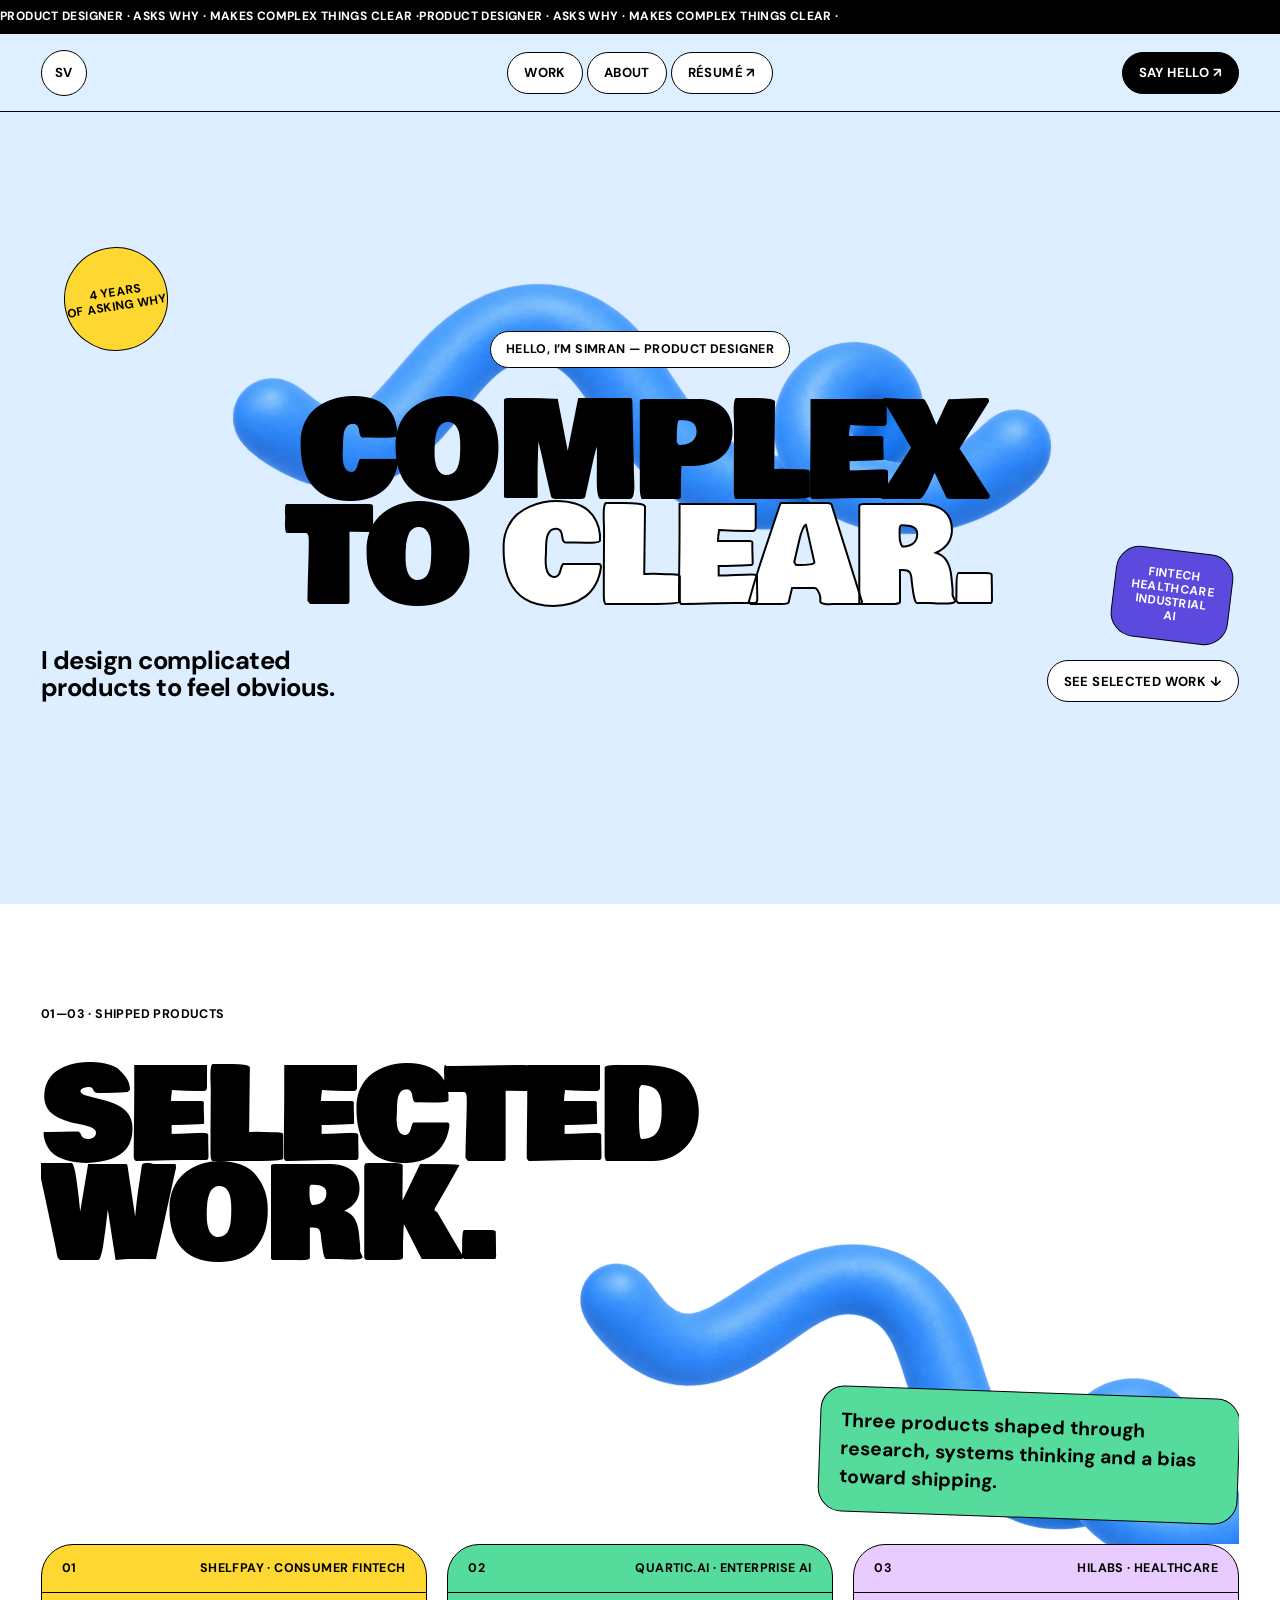
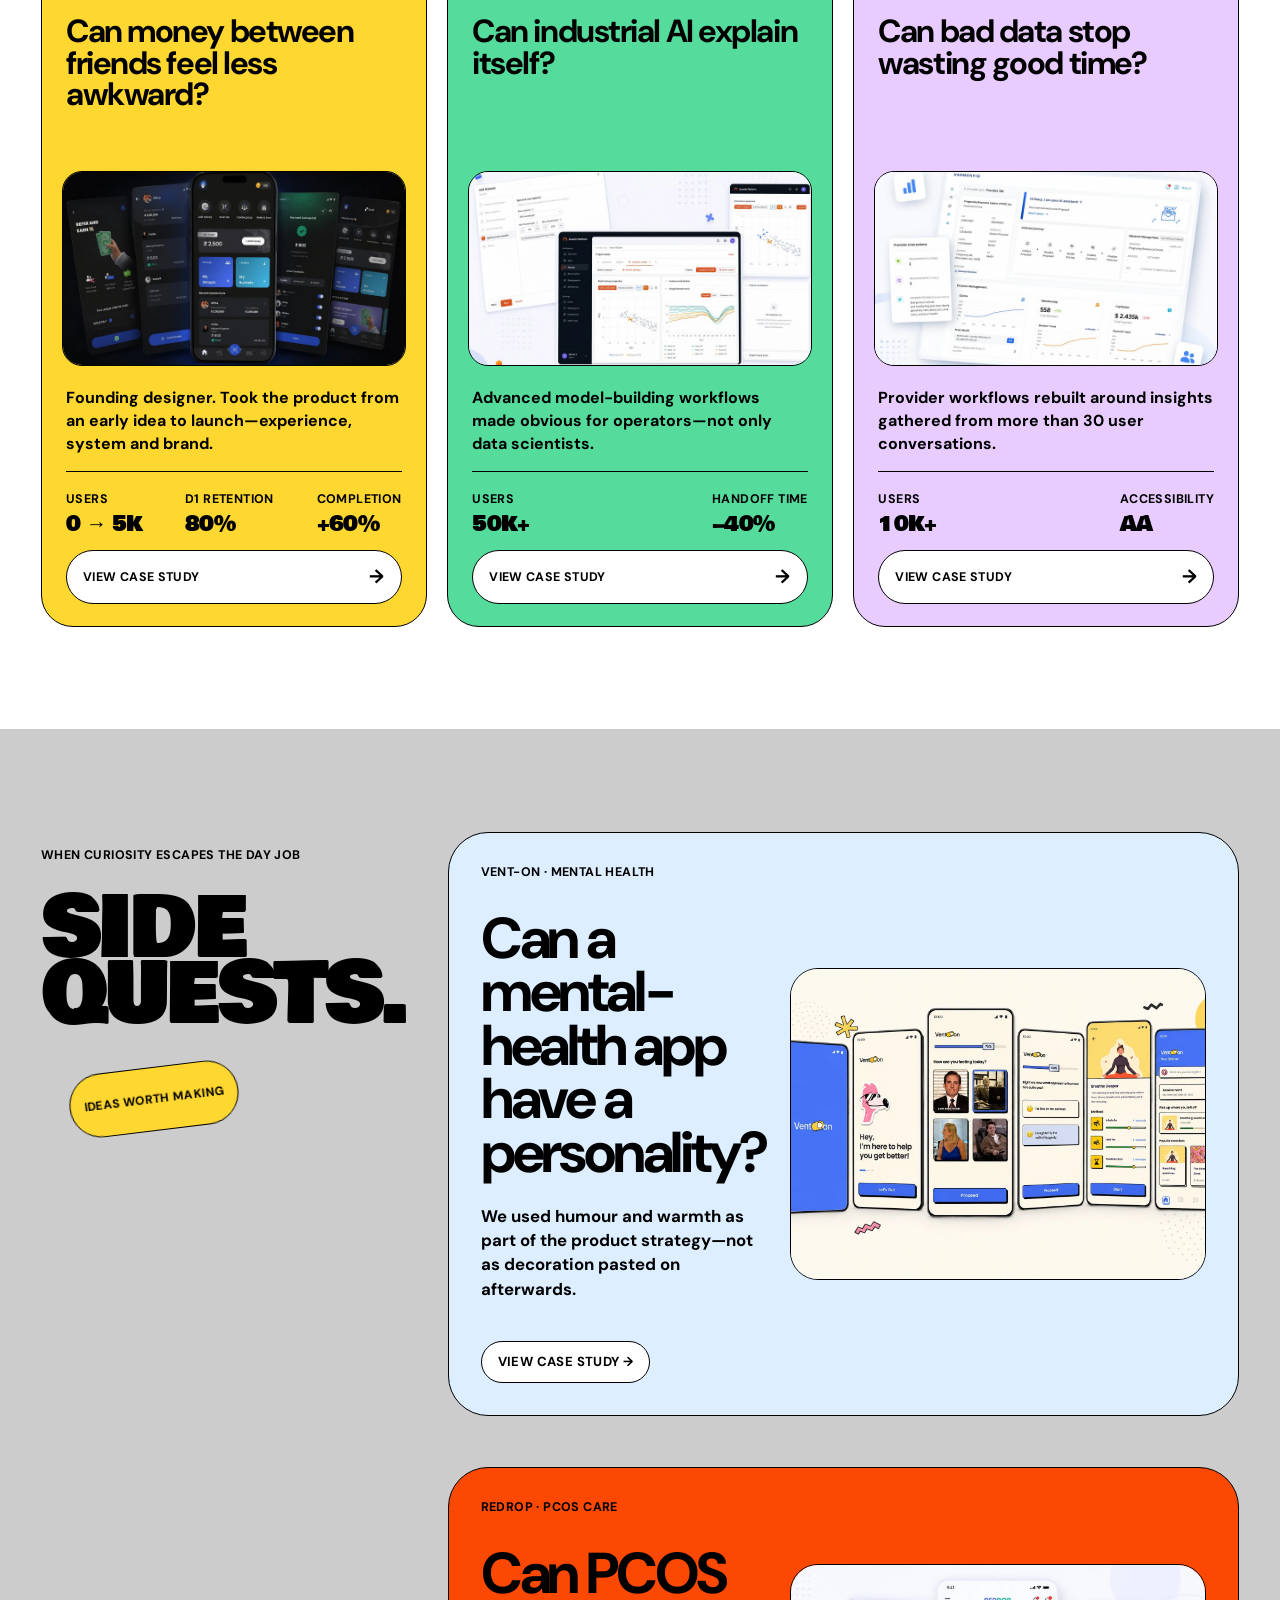
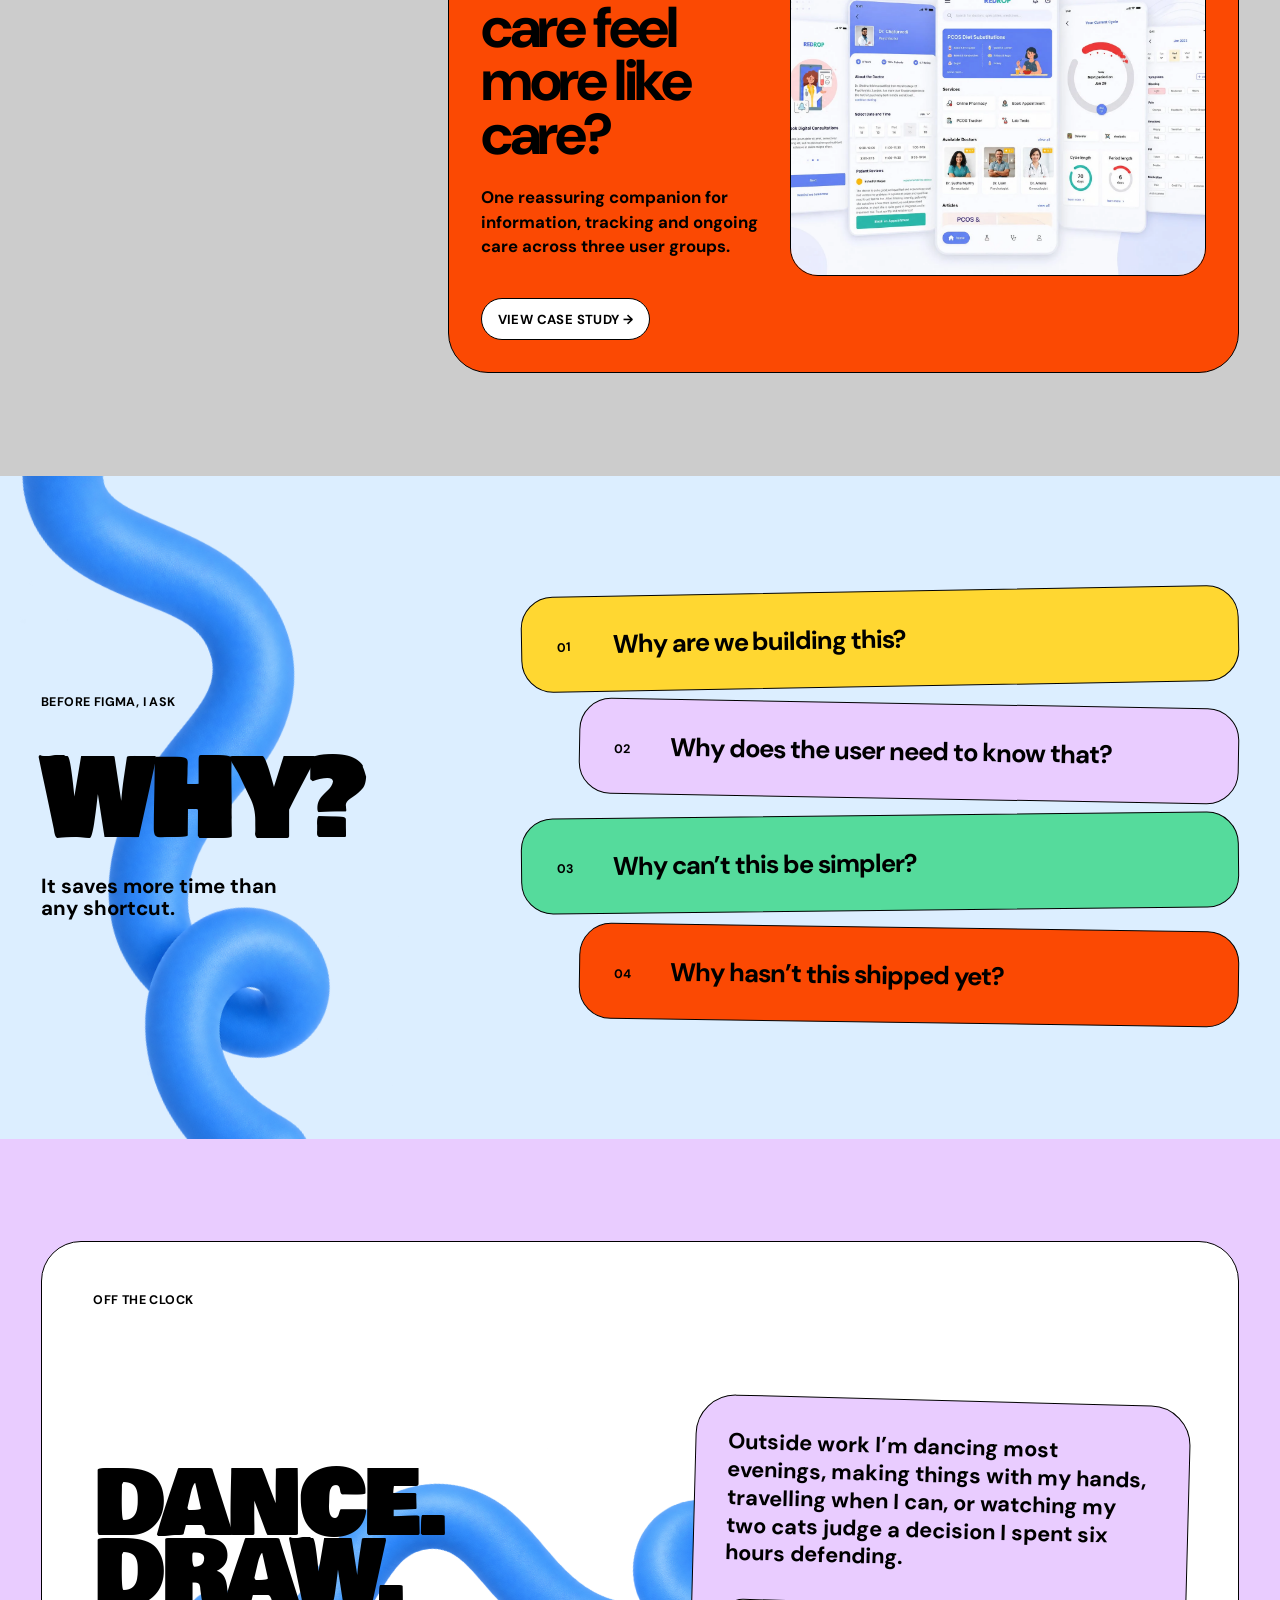
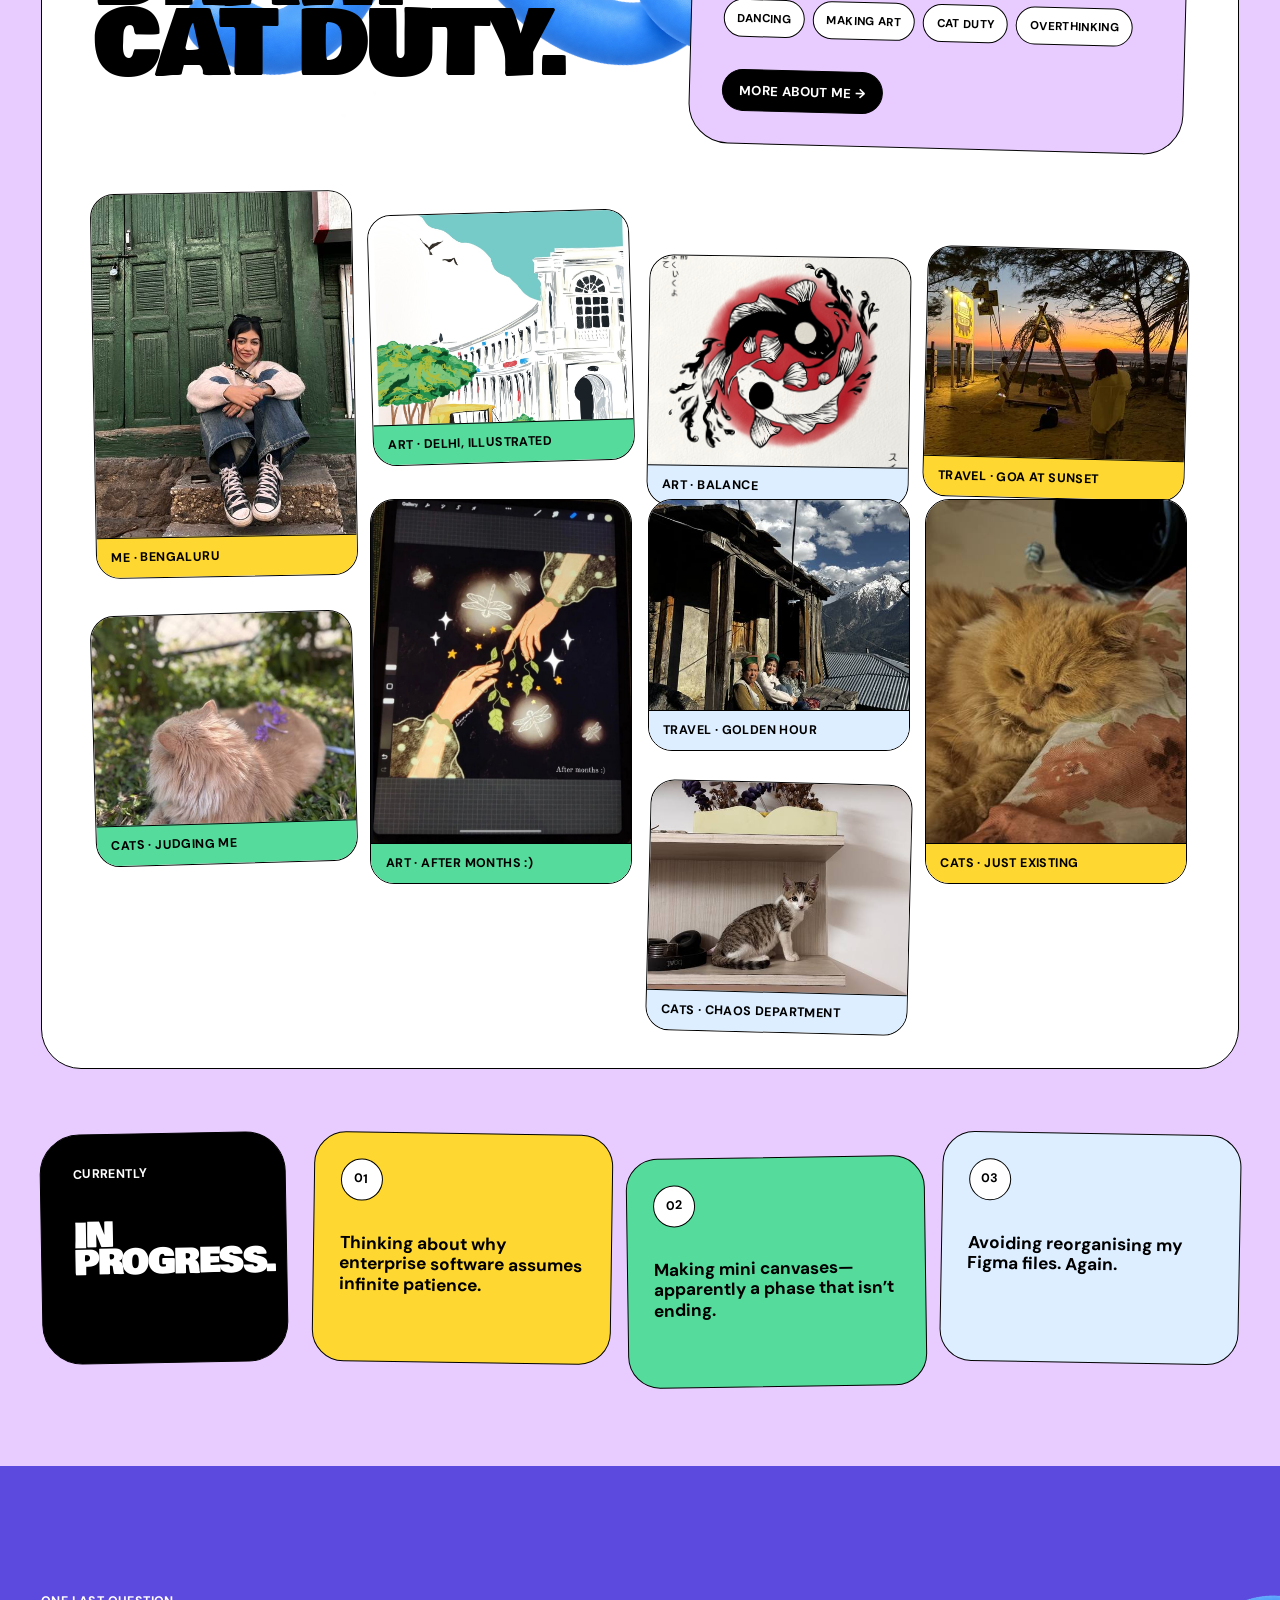
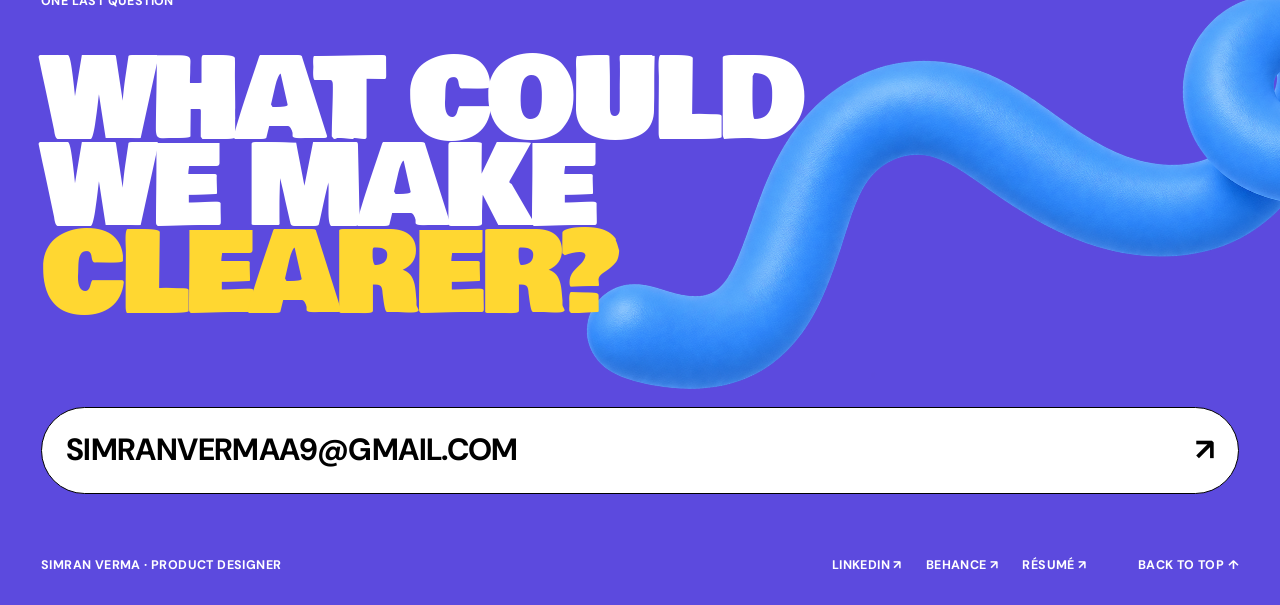
<file: index.html>
<!doctype html>
<html lang="en">
<head>
  <meta charset="utf-8">
  <meta name="viewport" content="width=device-width, initial-scale=1">
  <meta name="description" content="Simran Verma is a product designer who makes complicated products feel obvious.">
  <link rel="canonical" href="https://simranv.com/">
  <meta property="og:type" content="website">
  <meta property="og:site_name" content="Simran Verma — Product Designer">
  <meta property="og:title" content="Simran Verma — Product Designer">
  <meta property="og:description" content="Simran Verma is a product designer who makes complicated products feel obvious.">
  <meta property="og:url" content="https://simranv.com/">
  <meta property="og:image" content="https://simranv.com/assets/social-preview.png">
  <meta property="og:image:width" content="1200">
  <meta property="og:image:height" content="630">
  <meta property="og:image:alt" content="Simran Verma — Product Designer">
  <meta name="twitter:card" content="summary_large_image">
  <meta name="twitter:title" content="Simran Verma — Product Designer">
  <meta name="twitter:description" content="Simran Verma is a product designer who makes complicated products feel obvious.">
  <meta name="twitter:image" content="https://simranv.com/assets/social-preview.png">
  <meta name="twitter:image:alt" content="Simran Verma — Product Designer">
  <meta name="theme-color" content="#dceeff">
  <title>Simran Verma — Product Designer</title>
  <link rel="preconnect" href="https://fonts.googleapis.com">
  <link rel="preconnect" href="https://fonts.gstatic.com" crossorigin>
  <link href="https://fonts.googleapis.com/css2?family=Bowlby+One+SC&family=DM+Sans:opsz,wght@9..40,500;9..40,700&display=swap" rel="stylesheet">
  <link rel="icon" href="/assets/favicon.svg" type="image/svg+xml">
  <link rel="icon" href="/assets/favicon-32x32.png" type="image/png" sizes="32x32">
  <link rel="apple-touch-icon" href="/assets/apple-touch-icon.png">
  <link rel="stylesheet" href="styles.css">
  <link rel="prefetch" href="shelfpay/" as="document">
  <link rel="prefetch" href="quartic/" as="document">
  <link rel="prefetch" href="hilabs/" as="document">
  <link rel="prefetch" href="shelfpay/styles.css" as="style">
  <link rel="prefetch" href="quartic/styles.css" as="style">
  <link rel="prefetch" href="hilabs/styles.css" as="style">
  <link rel="prefetch" href="about/" as="document">
  <link rel="prefetch" href="about/styles.css" as="style">
</head>
<body>
  <a class="skip-link" href="#work">Skip to selected work</a>
  <div class="progress" aria-hidden="true"><span></span></div>

  <div class="marquee" aria-hidden="true">
    <div class="marquee-track">
      <span>PRODUCT DESIGNER · ASKS WHY · MAKES COMPLEX THINGS CLEAR ·</span>
      <span>PRODUCT DESIGNER · ASKS WHY · MAKES COMPLEX THINGS CLEAR ·</span>
    </div>
  </div>

  <header class="topbar" id="top">
    <a class="brand pill" href="#top" aria-label="Simran Verma, home">SV</a>
    <nav class="nav-pills" aria-label="Main navigation">
      <a class="pill" href="#work">Work</a>
      <a class="pill" href="about/">About</a>
      <a class="pill" href="assets/Simran_Verma_Resume.pdf" target="_blank" rel="noreferrer">Résumé ↗</a>
    </nav>
    <a class="primary-pill" href="mailto:simranvermaa9@gmail.com">Say hello ↗</a>
  </header>

  <main>
    <section class="hero" aria-labelledby="hero-title">
      <img class="ribbon ribbon-hero" src="assets/ribbon-blue.png" alt="" aria-hidden="true">
      <div class="hero-sticker sticker-yellow">4 YEARS<br>OF ASKING WHY</div>
      <p class="eyebrow hero-eyebrow">HELLO, I’M SIMRAN — PRODUCT DESIGNER</p>
      <h1 id="hero-title">COMPLEX<br>TO <span>CLEAR.</span></h1>
      <div class="hero-bottom">
        <p>I design complicated products to feel obvious.</p>
        <div class="hero-sticker sticker-violet">FINTECH<br>HEALTHCARE<br>INDUSTRIAL AI</div>
        <a class="outline-pill" href="#work">See selected work ↓</a>
      </div>
    </section>

    <section class="work" id="work" aria-labelledby="work-title">
      <div class="section-poster reveal">
        <p class="eyebrow">01—03 · SHIPPED PRODUCTS</p>
        <h2 id="work-title">SELECTED<br>WORK.</h2>
        <img class="ribbon ribbon-work" src="assets/ribbon-blue.png" alt="" aria-hidden="true">
        <p class="section-note">Three products shaped through research, systems thinking and a bias toward shipping.</p>
      </div>

      <div class="project-grid">
        <article class="project project-shelfpay reveal">
          <header><span>01</span><span>SHELFPAY · CONSUMER FINTECH</span></header>
          <h3>Can money between friends feel less awkward?</h3>
          <figure><img src="assets/shelfpay.webp" alt="Shelfpay mobile product screens" loading="lazy"></figure>
          <div class="project-bottom">
            <p>Founding designer. Took the product from an early idea to launch—experience, system and brand.</p>
            <dl>
              <div><dt>USERS</dt><dd>0 → 5K</dd></div>
              <div><dt>D1 RETENTION</dt><dd>80%</dd></div>
              <div><dt>COMPLETION</dt><dd>+60%</dd></div>
            </dl>
            <a class="project-open" href="shelfpay/">View case study <span>→</span></a>
          </div>
        </article>

        <article class="project project-quartic reveal">
          <header><span>02</span><span>QUARTIC.AI · ENTERPRISE AI</span></header>
          <h3>Can industrial AI explain itself?</h3>
          <figure><img src="assets/quartic.webp" alt="Quartic industrial AI analytics product" loading="lazy"></figure>
          <div class="project-bottom">
            <p>Advanced model-building workflows made obvious for operators—not only data scientists.</p>
            <dl>
              <div><dt>USERS</dt><dd>50K+</dd></div>
              <div><dt>HANDOFF TIME</dt><dd>−40%</dd></div>
            </dl>
            <a class="project-open" href="quartic/">View case study <span>→</span></a>
          </div>
        </article>

        <article class="project project-hilabs reveal">
          <header><span>03</span><span>HILABS · HEALTHCARE</span></header>
          <h3>Can bad data stop wasting good time?</h3>
          <figure><img src="assets/hilabs.webp" alt="HiLabs healthcare data product interface" loading="lazy"></figure>
          <div class="project-bottom">
            <p>Provider workflows rebuilt around insights gathered from more than 30 user conversations.</p>
            <dl>
              <div><dt>USERS</dt><dd>10K+</dd></div>
              <div><dt>ACCESSIBILITY</dt><dd>AA</dd></div>
            </dl>
            <a class="project-open" href="hilabs/">View case study <span>→</span></a>
          </div>
        </article>
      </div>
    </section>

    <section class="quests" aria-labelledby="quests-title">
      <div class="quests-heading reveal">
        <p class="eyebrow">WHEN CURIOSITY ESCAPES THE DAY JOB</p>
        <h2 id="quests-title">SIDE<br>QUESTS.</h2>
        <span class="label-sticker sticker-yellow">IDEAS WORTH MAKING</span>
      </div>

      <a class="quest-card quest-venton reveal" href="venton/" data-prefetch aria-label="View the Vent-On case study">
        <div class="quest-copy">
          <p class="eyebrow">VENT-ON · MENTAL HEALTH</p>
          <h3>Can a mental-health app have a personality?</h3>
          <p>We used humour and warmth as part of the product strategy—not as decoration pasted on afterwards.</p>
          <span class="outline-pill">VIEW CASE STUDY →</span>
        </div>
        <figure><img src="assets/venton.webp" alt="Vent-On mental health mobile application screens" loading="lazy"></figure>
      </a>

      <a class="quest-card quest-redrop reveal" href="redrop/" data-prefetch aria-label="View the Redrop case study">
        <div class="quest-copy">
          <p class="eyebrow">REDROP · PCOS CARE</p>
          <h3>Can PCOS care feel more like care?</h3>
          <p>One reassuring companion for information, tracking and ongoing care across three user groups.</p>
          <span class="outline-pill">VIEW CASE STUDY →</span>
        </div>
        <figure><img src="assets/redrop.webp" alt="Redrop PCOS care mobile application screens" loading="lazy"></figure>
      </a>
    </section>

    <section class="why" aria-labelledby="why-title">
      <img class="ribbon ribbon-why" src="assets/ribbon-blue.png" alt="" aria-hidden="true">
      <div class="why-heading reveal">
        <p class="eyebrow">BEFORE FIGMA, I ASK</p>
        <h2 id="why-title">WHY?</h2>
        <p>It saves more time than any shortcut.</p>
      </div>
      <ol class="why-list reveal">
        <li class="why-yellow"><span>01</span><p>Why are we building this?</p></li>
        <li class="why-lavender"><span>02</span><p>Why does the user need to know that?</p></li>
        <li class="why-mint"><span>03</span><p>Why can’t this be simpler?</p></li>
        <li class="why-orange"><span>04</span><p>Why hasn’t this shipped yet?</p></li>
      </ol>
    </section>

    <section class="about" id="about" aria-labelledby="about-title">
      <div class="about-board">
        <div class="about-poster reveal">
          <p class="eyebrow">OFF THE CLOCK</p>
          <h2 id="about-title">DANCE.<br>DRAW.<br>CAT DUTY.</h2>
          <img class="ribbon ribbon-about" src="assets/ribbon-blue.png" alt="" aria-hidden="true">
          <div class="about-story">
            <p>Outside work I’m dancing most evenings, making things with my hands, travelling when I can, or watching my two cats judge a decision I spent six hours defending.</p>
            <div class="about-tags" aria-label="Interests">
              <span>DANCING</span><span>MAKING ART</span><span>CAT DUTY</span><span>OVERTHINKING</span>
            </div>
            <a class="primary-pill" href="about/">More about me →</a>
          </div>
        </div>

        <div class="about-gallery" aria-label="Art, travel and cats">
          <figure class="reveal"><img src="assets/simran.jpeg" alt="Simran Verma" loading="lazy"><figcaption>ME · BENGALURU</figcaption></figure>
          <figure class="reveal"><img src="assets/art-delhi.jpeg" alt="Delhi illustration created by Simran" loading="lazy"><figcaption>ART · DELHI, ILLUSTRATED</figcaption></figure>
          <figure class="reveal"><img src="assets/art-koi.jpeg" alt="Koi illustration created by Simran" loading="lazy"><figcaption>ART · BALANCE</figcaption></figure>
          <figure class="reveal"><img src="assets/travel-goa.jpeg" alt="Goa beach at sunset" loading="lazy"><figcaption>TRAVEL · GOA AT SUNSET</figcaption></figure>
          <figure class="reveal"><img src="assets/art-hands.jpeg" alt="Hands and fireflies illustration by Simran" loading="lazy"><figcaption>ART · AFTER MONTHS :)</figcaption></figure>
          <figure class="reveal"><img src="assets/travel-golden-hour.jpeg" alt="A mountain village in golden sunlight" loading="lazy"><figcaption>TRAVEL · GOLDEN HOUR</figcaption></figure>
          <figure class="reveal"><img src="assets/cat.jpeg" alt="One of Simran's cats" loading="lazy"><figcaption>CATS · JUST EXISTING</figcaption></figure>
          <figure class="reveal"><img src="assets/cat-judging.jpeg" alt="Simran's Persian cat sitting in a garden" loading="lazy"><figcaption>CATS · JUDGING ME</figcaption></figure>
          <figure class="reveal"><img src="assets/cats-chaos-duo.jpeg" alt="Simran's kitten sitting on a shelf" loading="lazy"><figcaption>CATS · CHAOS DEPARTMENT</figcaption></figure>
        </div>
      </div>

      <div class="currently reveal">
        <div class="currently-heading">
          <p class="eyebrow">CURRENTLY</p>
          <h3>IN<br>PROGRESS.</h3>
        </div>
        <ul>
          <li><span>01</span>Thinking about why enterprise software assumes infinite patience.</li>
          <li><span>02</span>Making mini canvases—apparently a phase that isn’t ending.</li>
          <li><span>03</span>Avoiding reorganising my Figma files. Again.</li>
        </ul>
      </div>
    </section>
  </main>

  <footer>
    <img class="ribbon ribbon-footer" src="assets/ribbon-blue.png" alt="" aria-hidden="true">
    <div class="footer-top reveal">
      <p class="eyebrow">ONE LAST QUESTION</p>
      <h2>WHAT COULD<br>WE MAKE<br><span>CLEARER?</span></h2>
      <a class="footer-email" href="mailto:simranvermaa9@gmail.com">SIMRANVERMAA9@GMAIL.COM <span>↗</span></a>
    </div>
    <div class="footer-bottom">
      <p>SIMRAN VERMA · PRODUCT DESIGNER</p>
      <nav aria-label="Social links">
        <a href="https://linkedin.com/in/simranverma9" target="_blank" rel="noreferrer">LINKEDIN ↗</a>
        <a href="https://behance.net/simranvermaa" target="_blank" rel="noreferrer">BEHANCE ↗</a>
        <a href="assets/Simran_Verma_Resume.pdf" target="_blank" rel="noreferrer">RÉSUMÉ ↗</a>
      </nav>
      <a href="#top">BACK TO TOP ↑</a>
    </div>
  </footer>

  <script src="script.js"></script>
</body>
</html>
</file>
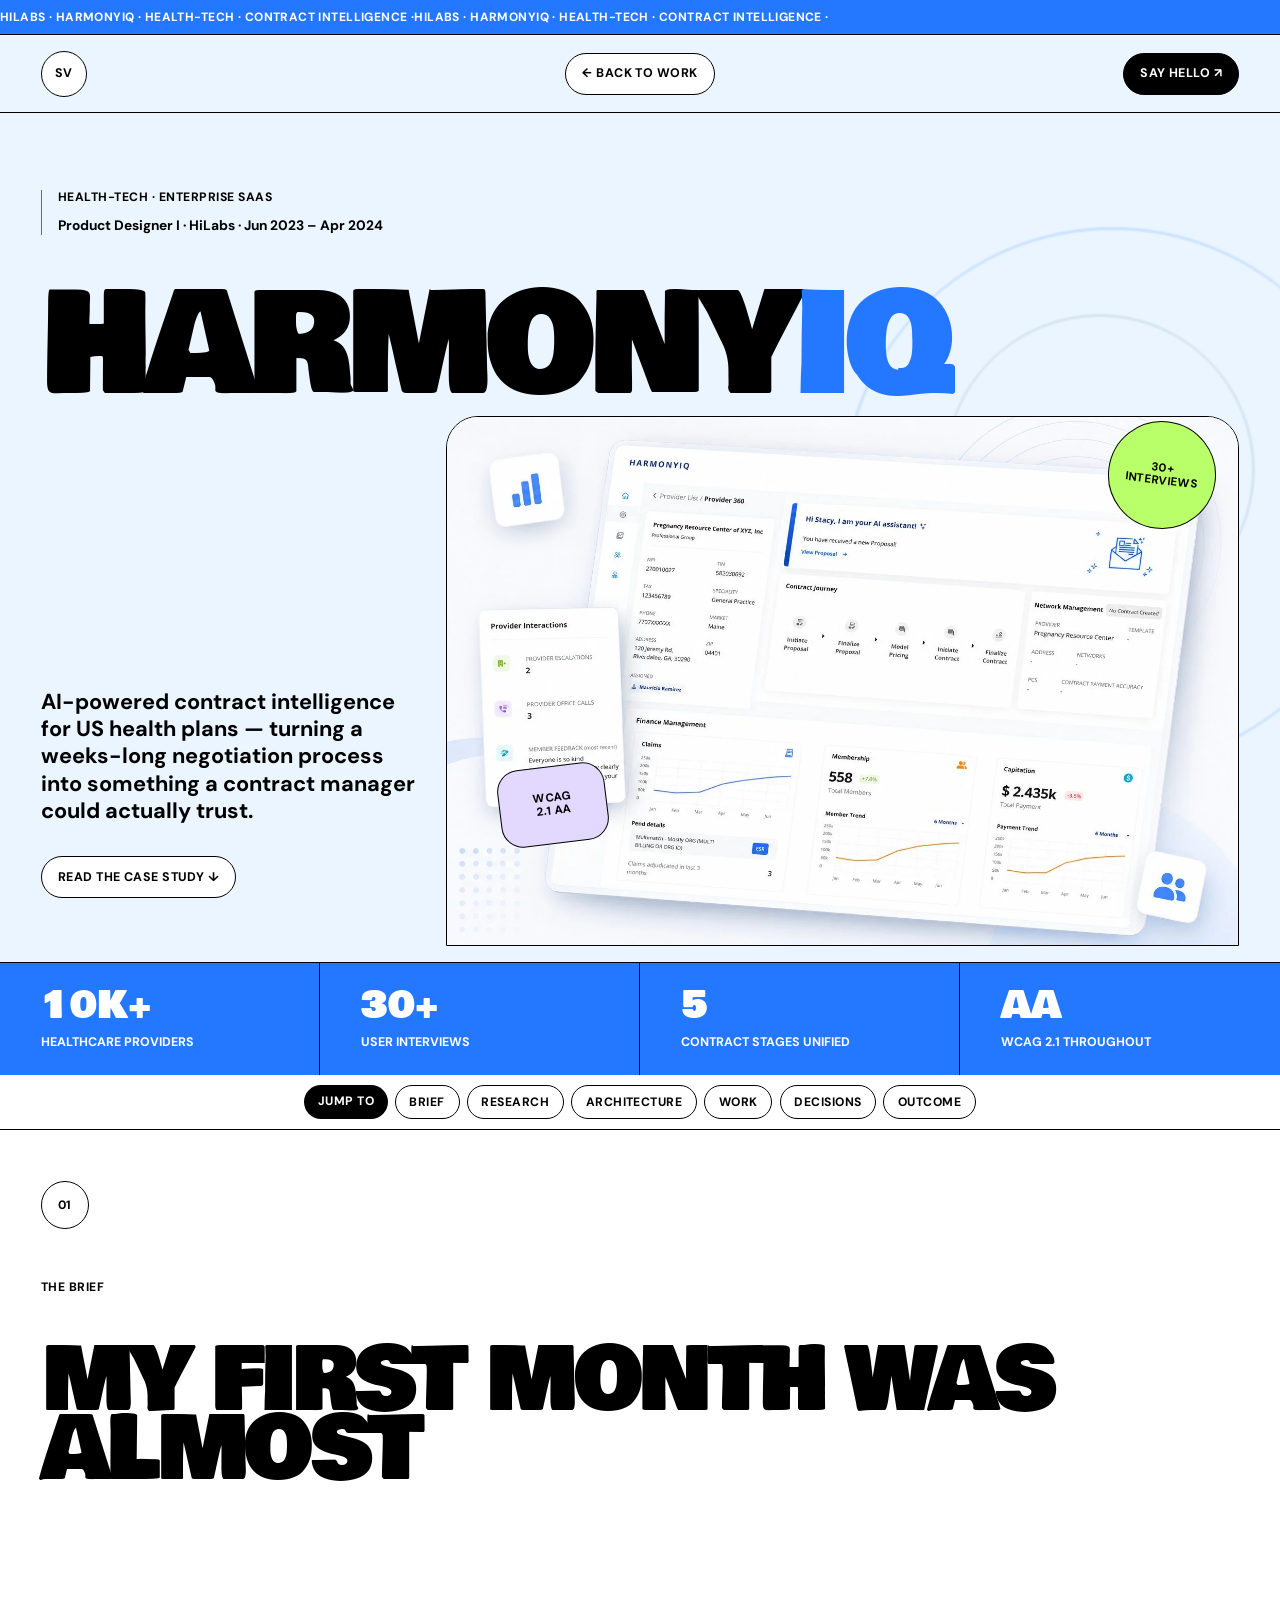
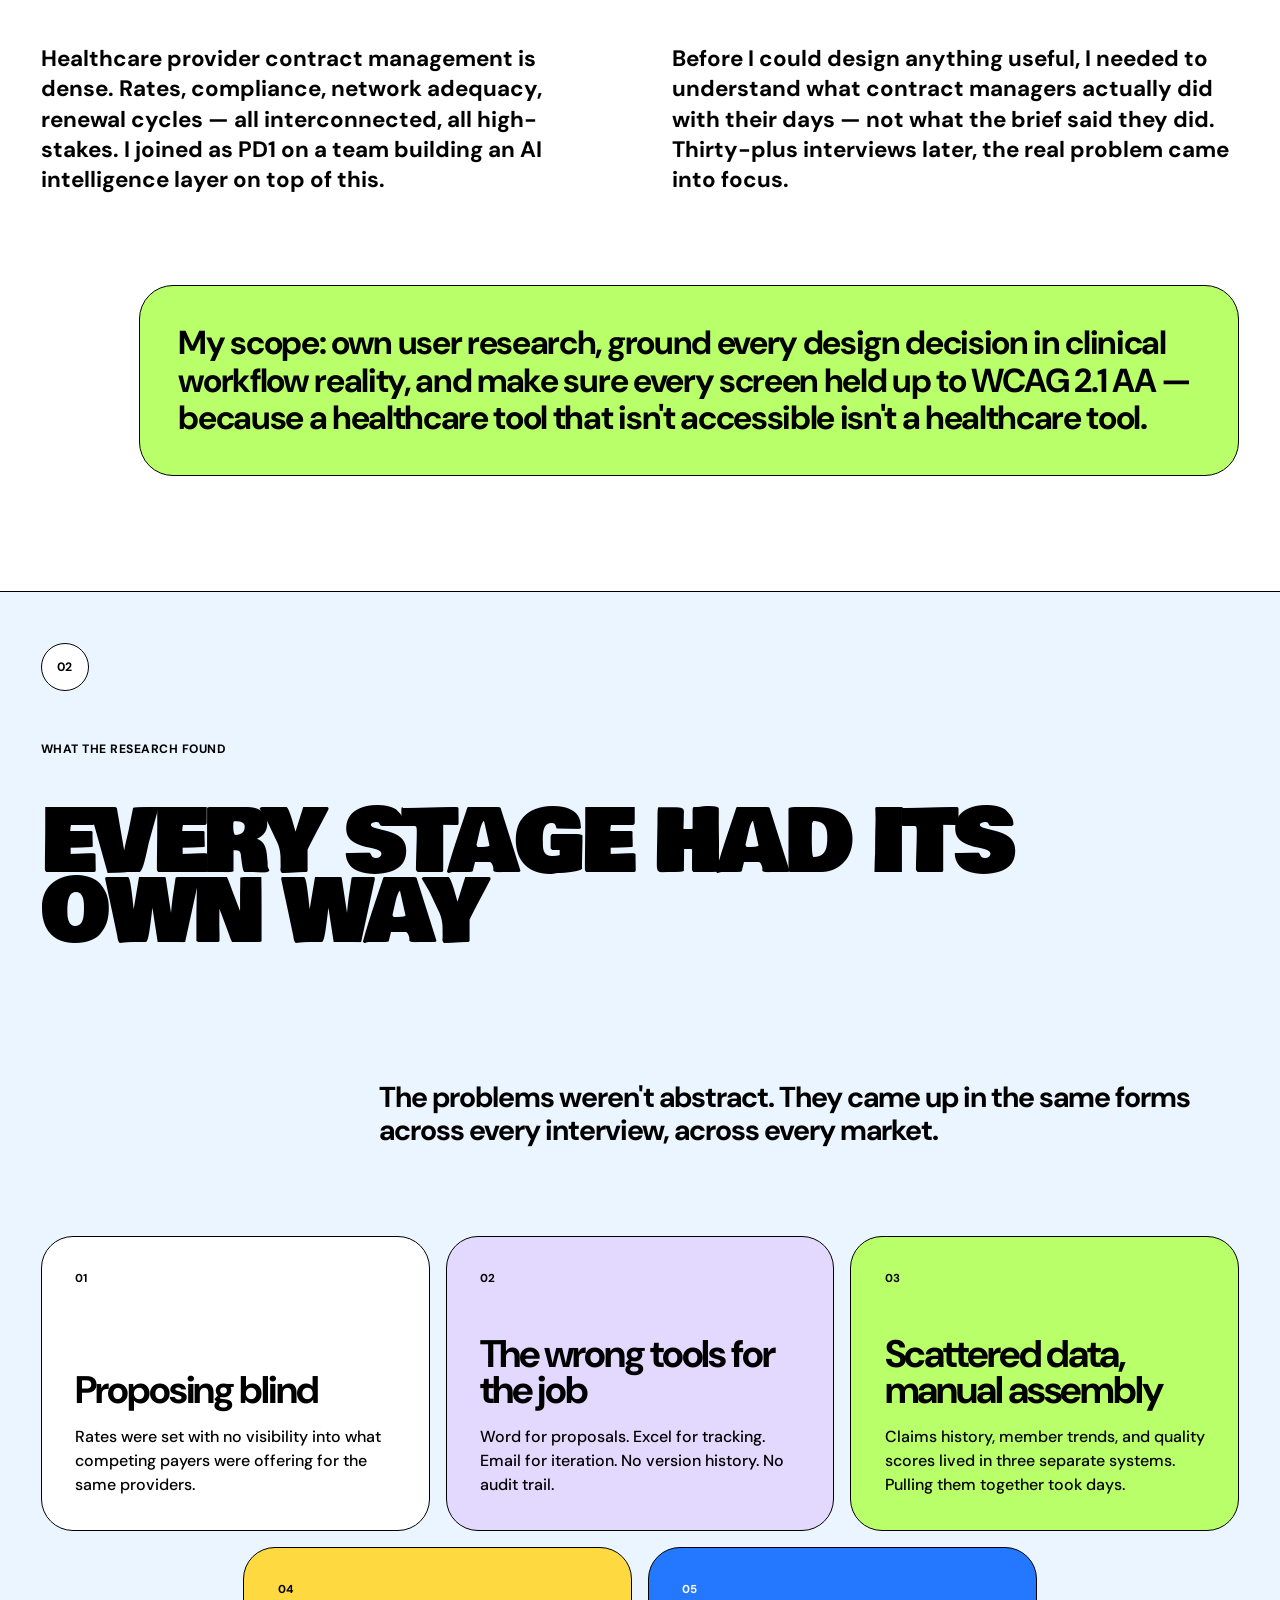
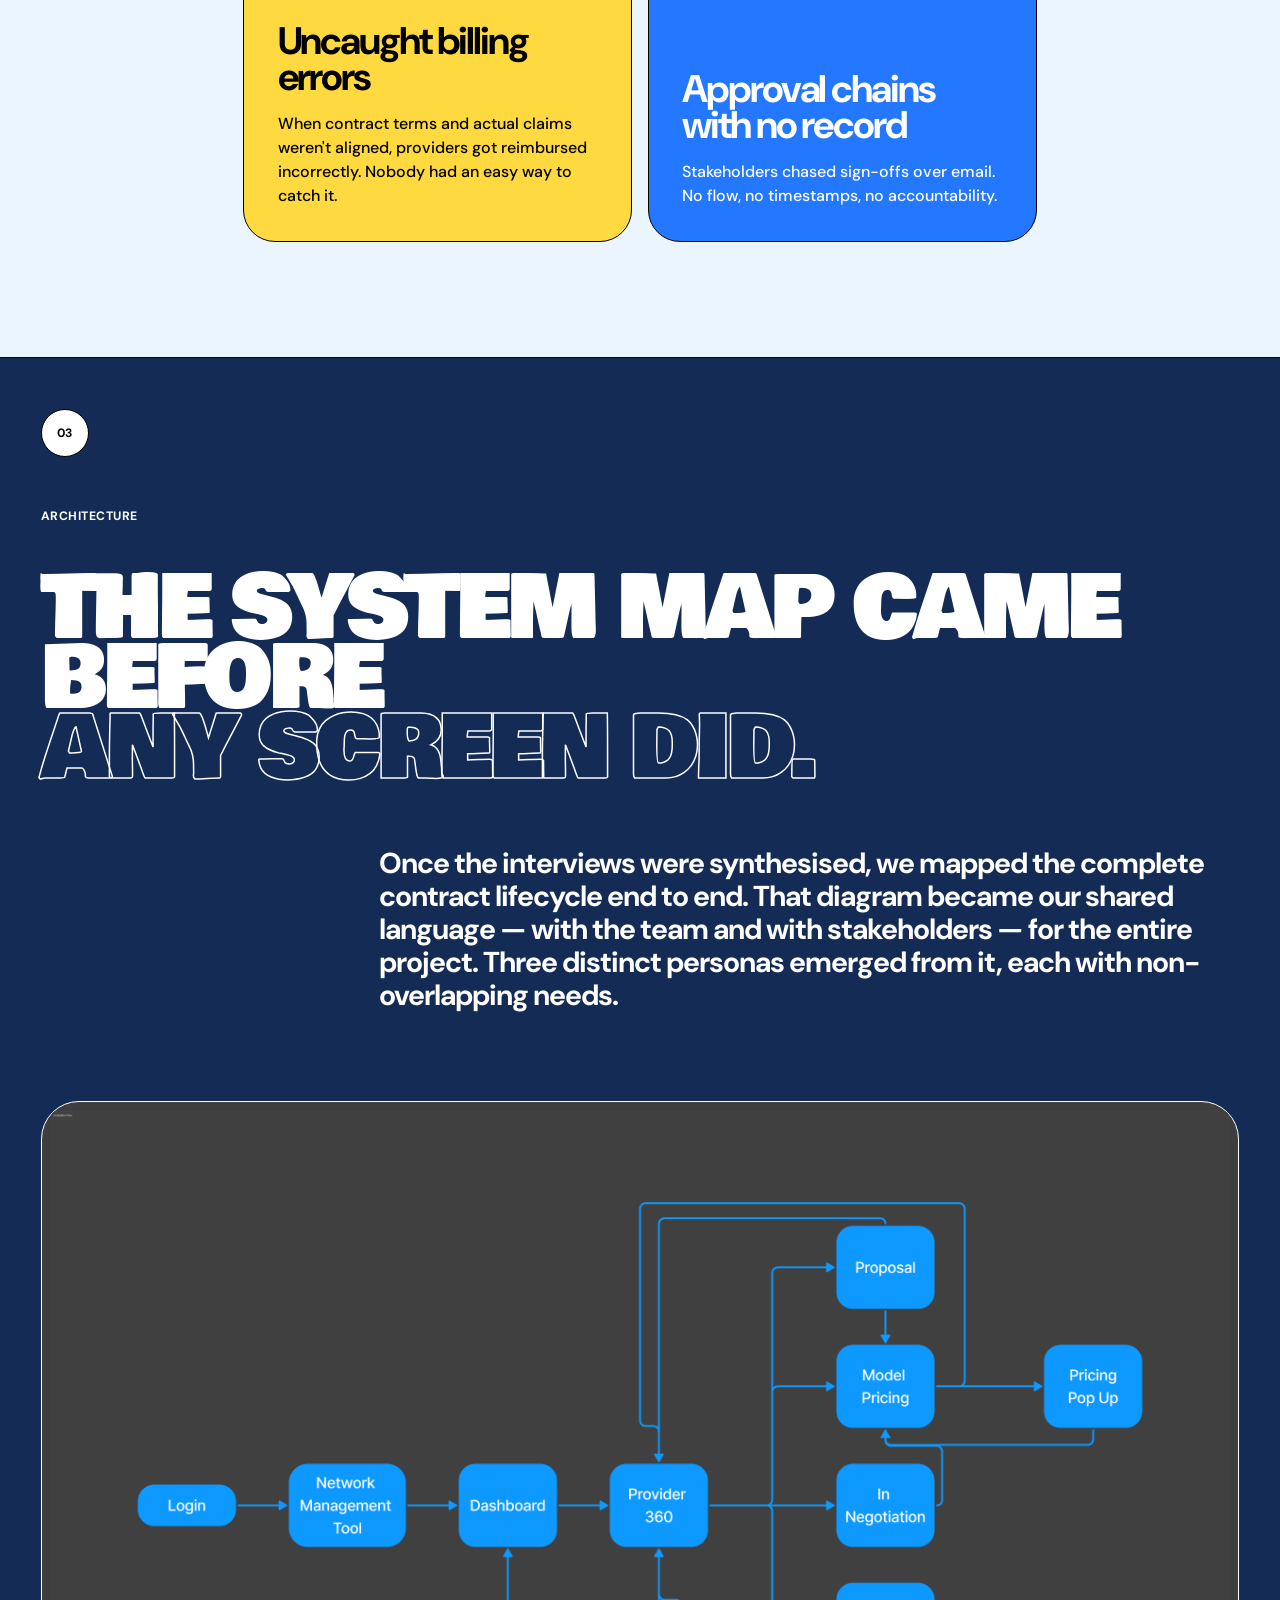
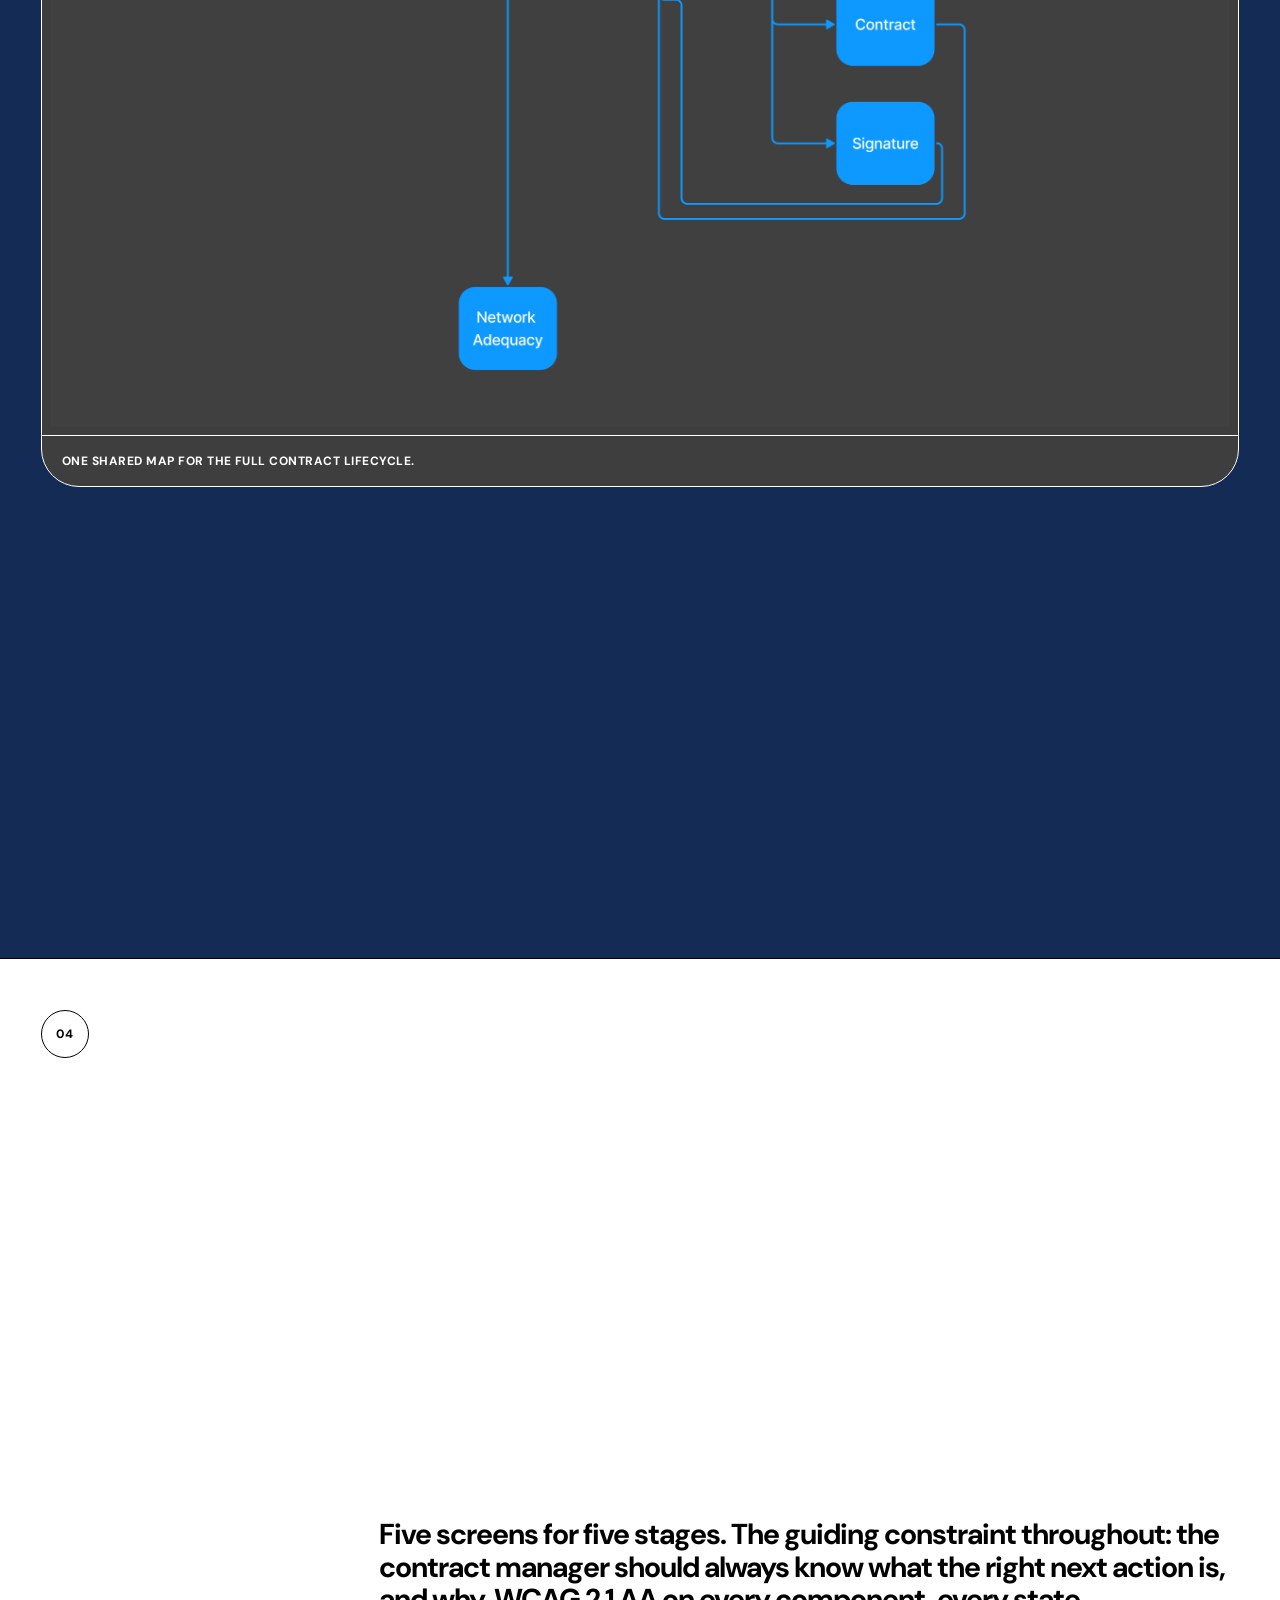
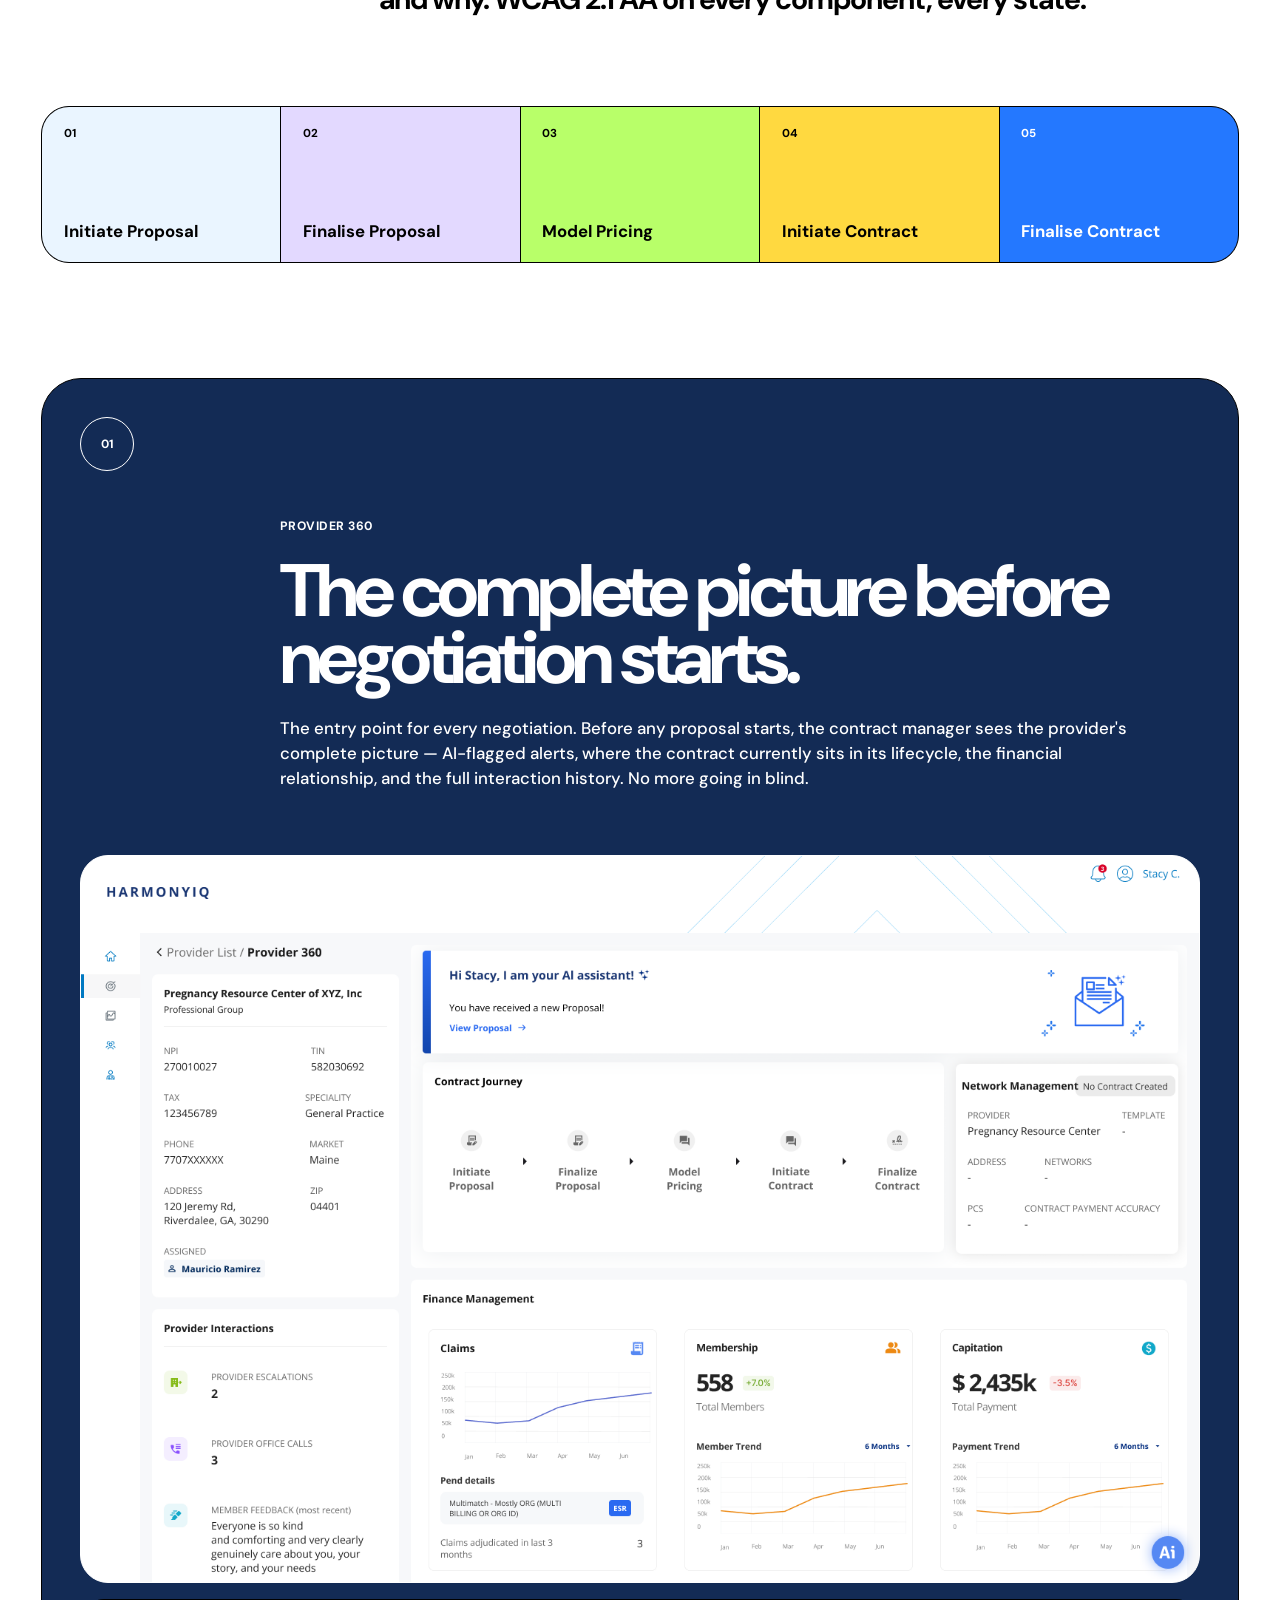
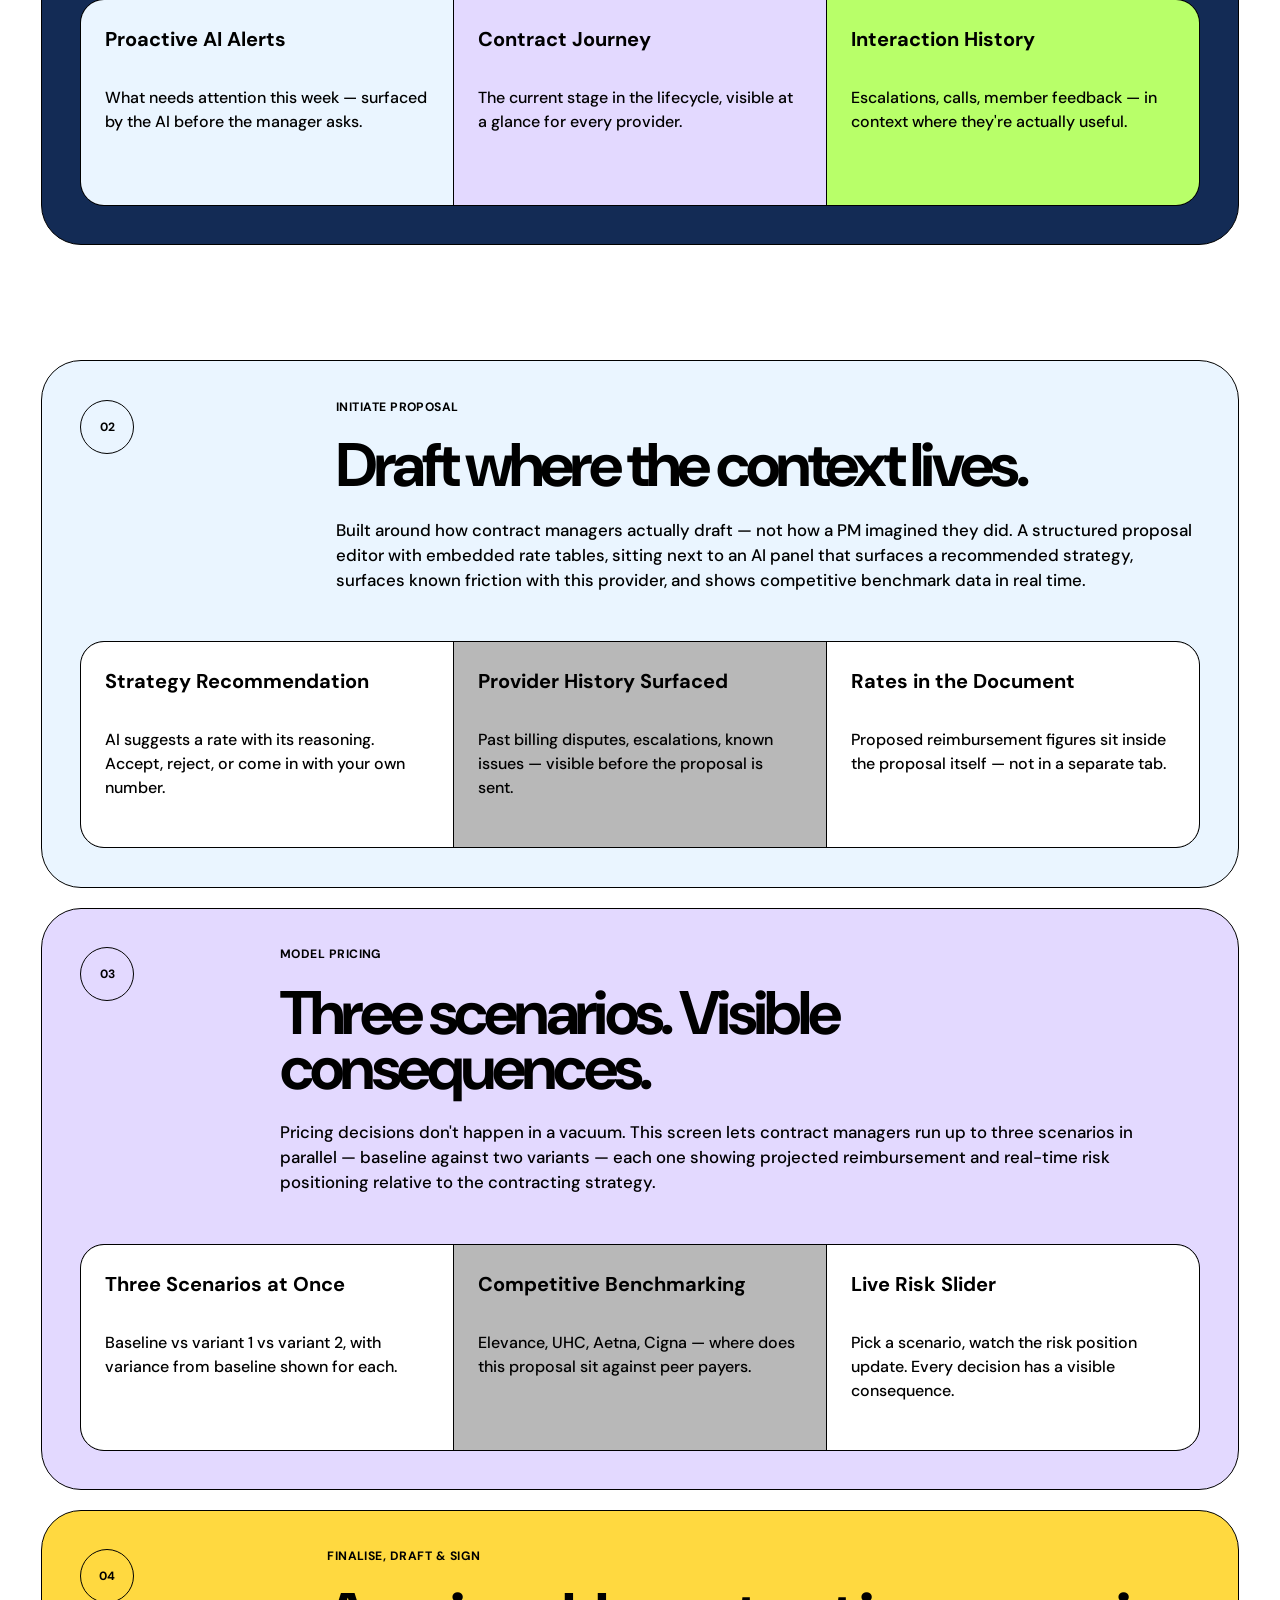
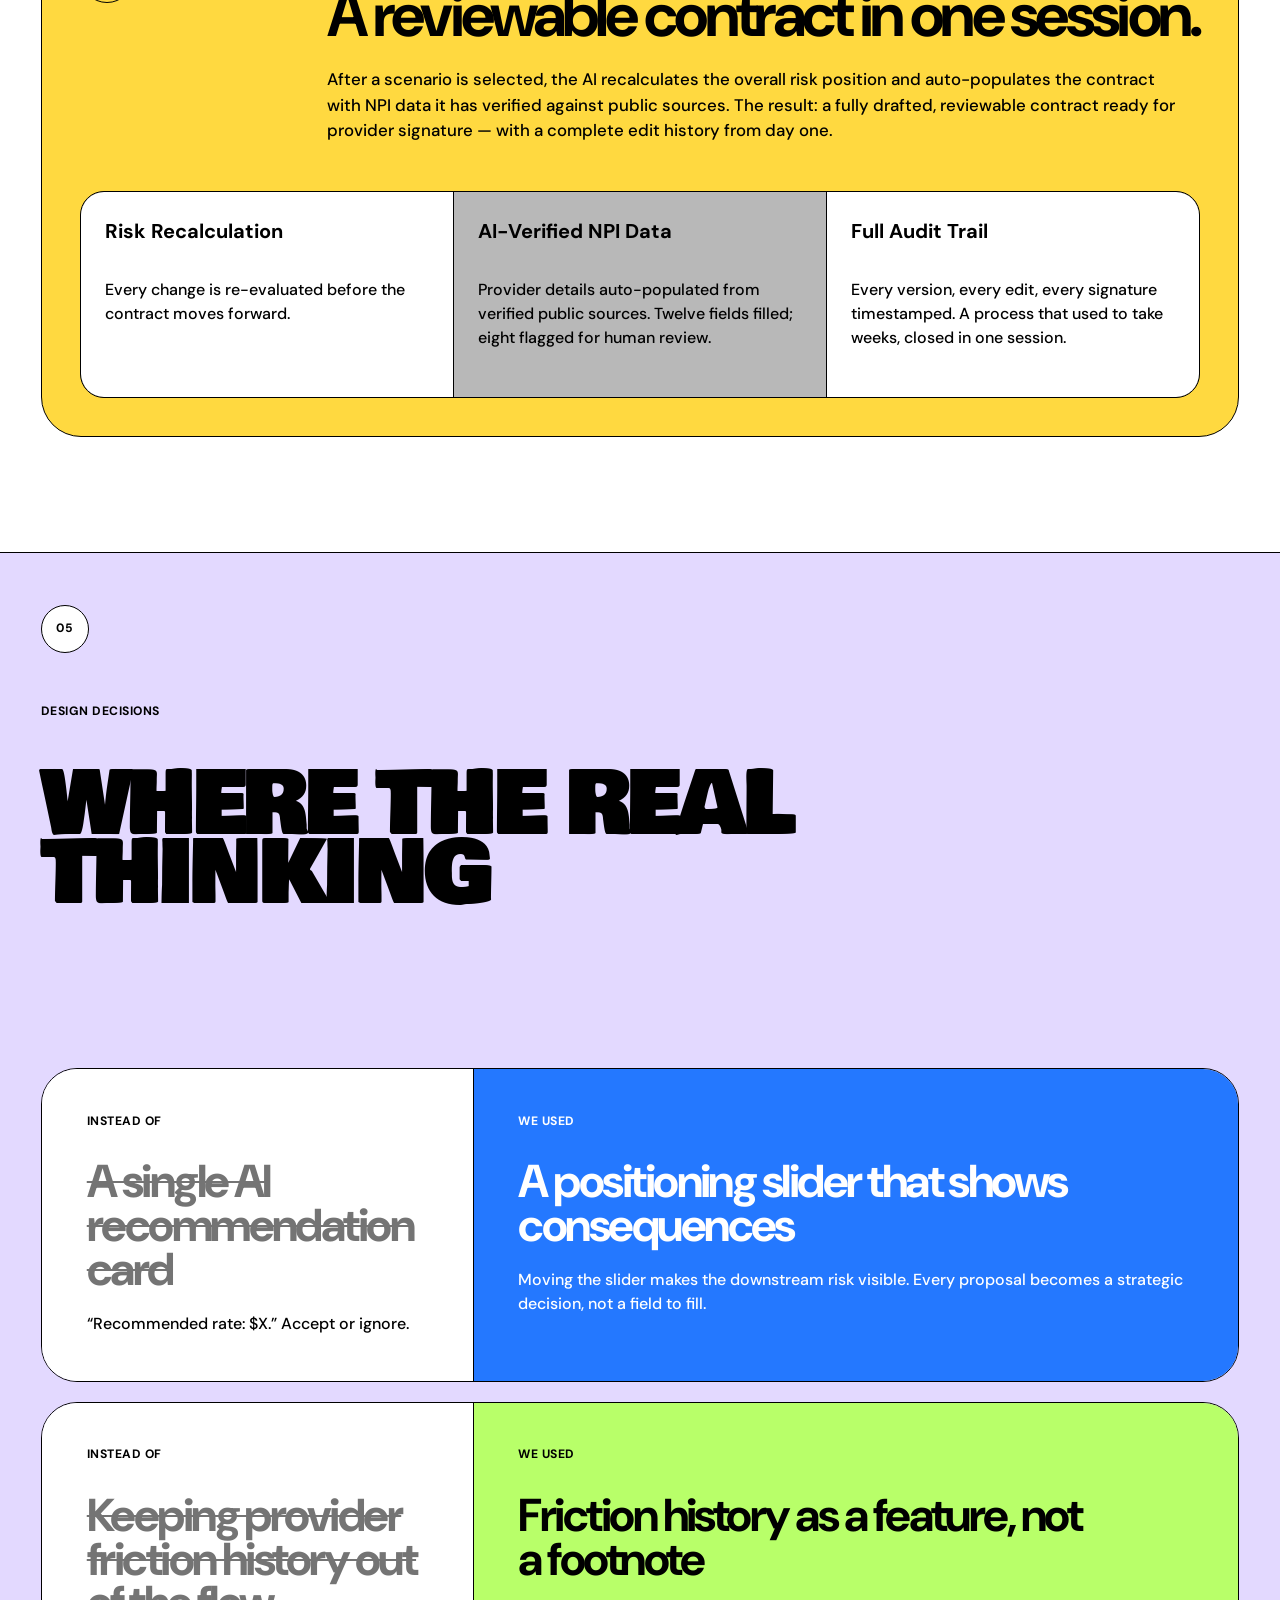
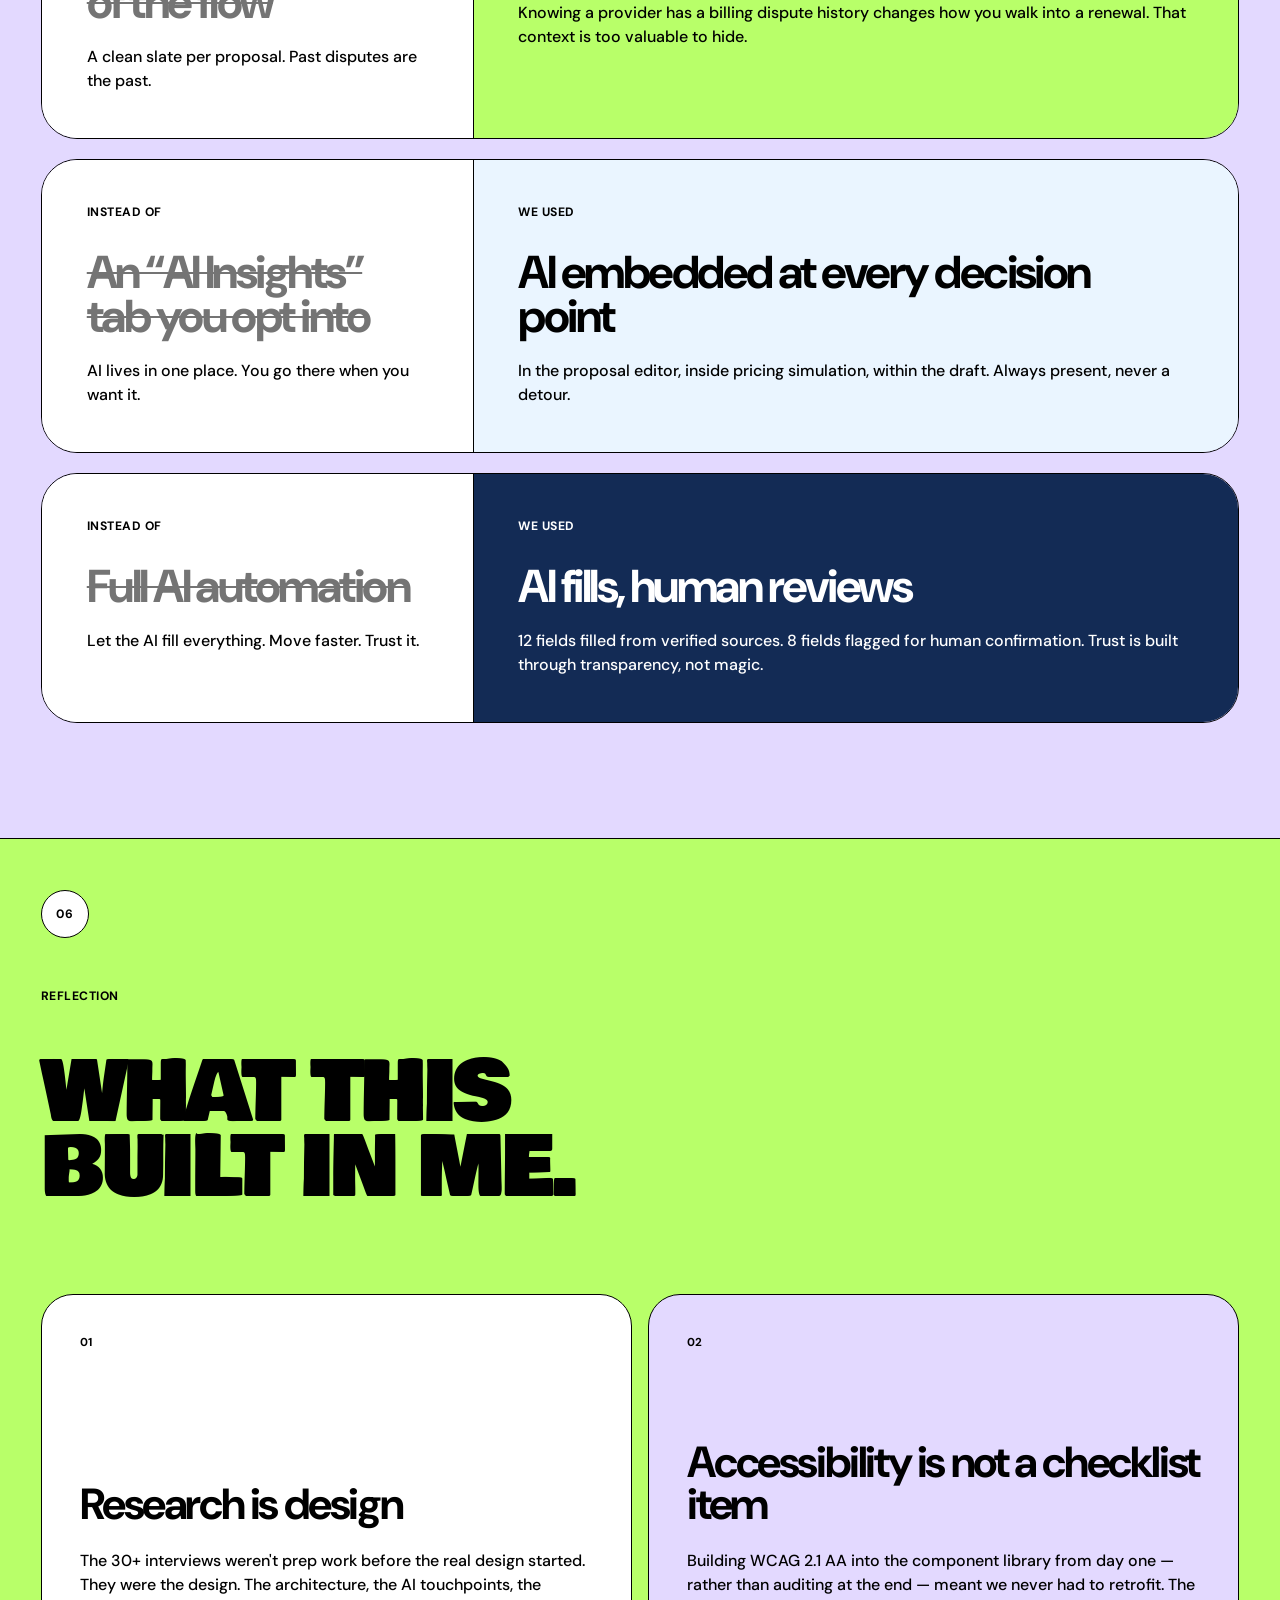
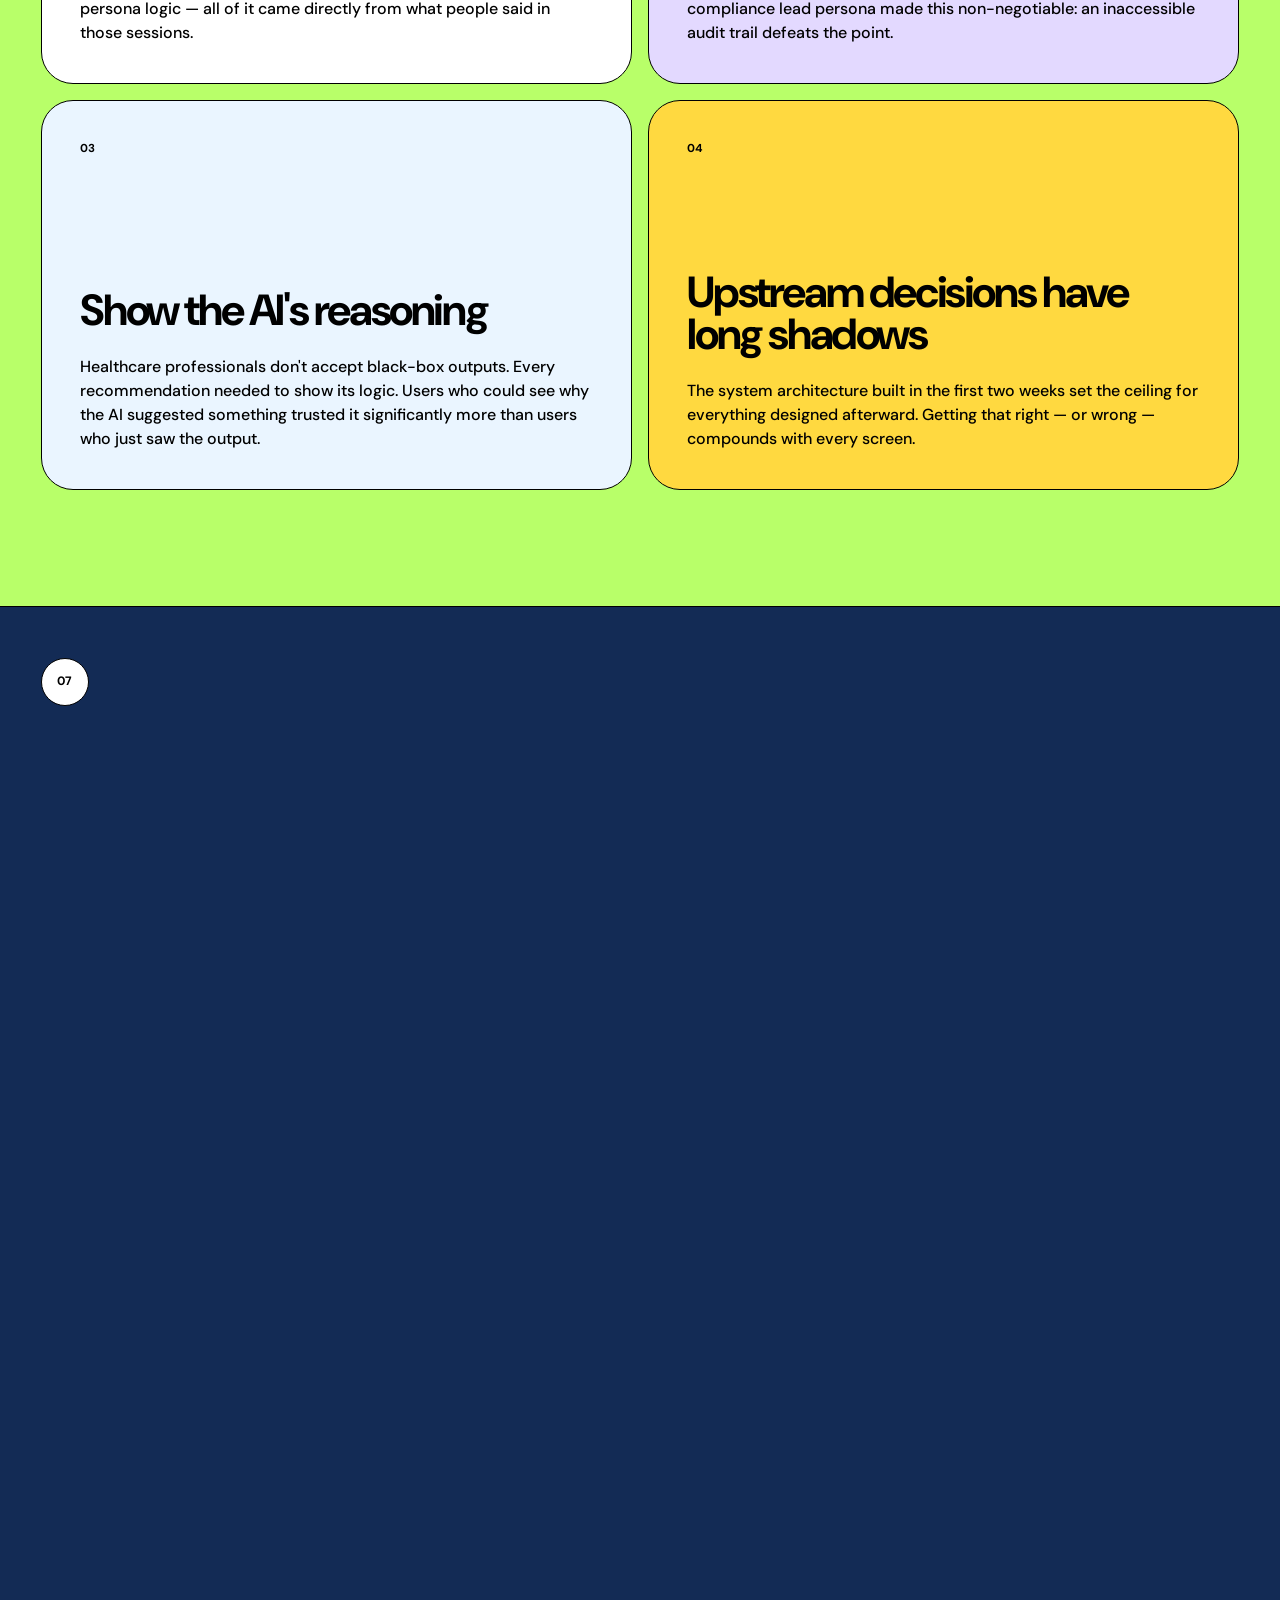
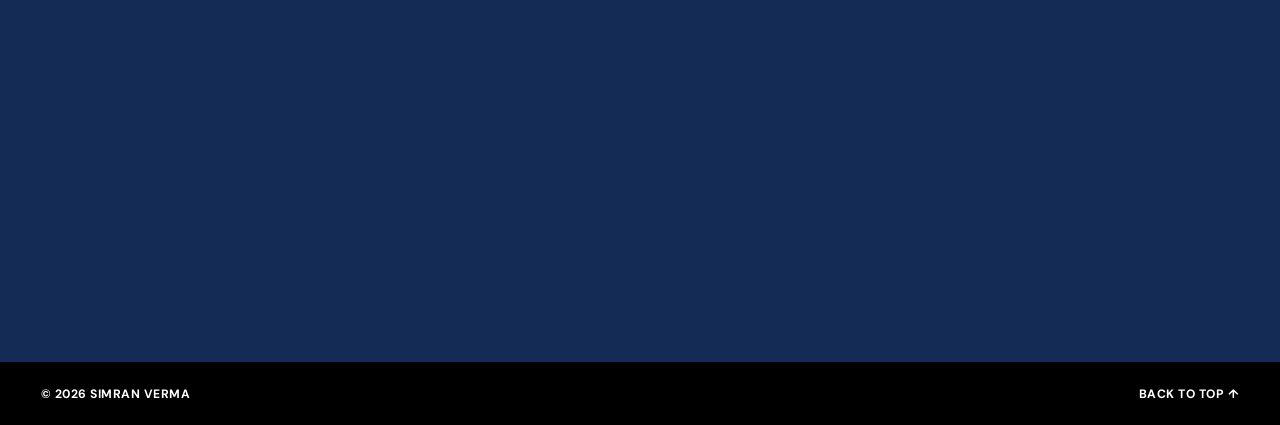
<file: hilabs/index.html>
<!doctype html>
<html lang="en">
<head>
  <meta charset="utf-8">
  <meta name="viewport" content="width=device-width, initial-scale=1">
  <meta name="description" content="HarmonyIQ at HiLabs — AI-powered contract intelligence for US health plans, designed by Simran Verma.">
  <link rel="canonical" href="https://simranv.com/hilabs/">
  <meta property="og:type" content="website">
  <meta property="og:site_name" content="Simran Verma — Product Designer">
  <meta property="og:title" content="HarmonyIQ at HiLabs — Simran Verma">
  <meta property="og:description" content="HarmonyIQ at HiLabs — AI-powered contract intelligence for US health plans, designed by Simran Verma.">
  <meta property="og:url" content="https://simranv.com/hilabs/">
  <meta property="og:image" content="https://simranv.com/assets/social-preview.png">
  <meta property="og:image:width" content="1200">
  <meta property="og:image:height" content="630">
  <meta property="og:image:alt" content="Simran Verma — Product Designer">
  <meta name="twitter:card" content="summary_large_image">
  <meta name="twitter:title" content="HarmonyIQ at HiLabs — Simran Verma">
  <meta name="twitter:description" content="HarmonyIQ at HiLabs — AI-powered contract intelligence for US health plans, designed by Simran Verma.">
  <meta name="twitter:image" content="https://simranv.com/assets/social-preview.png">
  <meta name="twitter:image:alt" content="Simran Verma — Product Designer">
  <meta name="theme-color" content="#eaf5ff">
  <title>HarmonyIQ at HiLabs — Simran Verma</title>
  <link rel="preconnect" href="https://fonts.googleapis.com">
  <link rel="preconnect" href="https://fonts.gstatic.com" crossorigin>
  <link href="https://fonts.googleapis.com/css2?family=Bowlby+One+SC&family=DM+Sans:opsz,wght@9..40,500;9..40,700&display=swap" rel="stylesheet">
  <link rel="icon" href="/assets/favicon.svg" type="image/svg+xml">
  <link rel="icon" href="/assets/favicon-32x32.png" type="image/png" sizes="32x32">
  <link rel="apple-touch-icon" href="/assets/apple-touch-icon.png">
  <link rel="stylesheet" href="styles.css">
</head>
<body>
  <a class="skip-link" href="#case-study">Skip to case study</a>
  <div class="progress" aria-hidden="true"><span></span></div>

  <div class="case-marquee" aria-hidden="true">
    <div class="case-marquee-track">
      <span>HILABS · HARMONYIQ · HEALTH-TECH · CONTRACT INTELLIGENCE ·</span>
      <span>HILABS · HARMONYIQ · HEALTH-TECH · CONTRACT INTELLIGENCE ·</span>
    </div>
  </div>

  <header class="topbar">
    <a class="brand pill" href="../" aria-label="Simran Verma, home">SV</a>
    <a class="pill back-link" href="../#work">← Back to work</a>
    <a class="primary-pill" href="mailto:simranvermaa9@gmail.com">Say hello ↗</a>
  </header>

  <main id="case-study">
    <section class="case-hero" aria-labelledby="case-title">
      <div class="hero-meta">
        <p class="eyebrow">HEALTH-TECH · ENTERPRISE SAAS</p>
        <p>Product Designer I · HiLabs · Jun 2023 – Apr 2024</p>
      </div>
      <h1 id="case-title">HARMONY<span>IQ</span></h1>
      <div class="hero-copy">
        <p>AI-powered contract intelligence for US health plans — turning a weeks-long negotiation process into something a contract manager could actually trust.</p>
        <a class="outline-pill" href="#brief">Read the case study ↓</a>
      </div>
      <figure class="hero-product">
        <img src="../assets/hilabs.webp" alt="HarmonyIQ provider intelligence dashboard" fetchpriority="high">
      </figure>
      <div class="hero-sticker sticker-one">30+<br>INTERVIEWS</div>
      <div class="hero-sticker sticker-two">WCAG<br>2.1 AA</div>
      <div class="metric-strip" aria-label="Project outcomes">
        <div><strong>10K+</strong><span>Healthcare providers</span></div>
        <div><strong>30+</strong><span>User interviews</span></div>
        <div><strong>5</strong><span>Contract stages unified</span></div>
        <div><strong>AA</strong><span>WCAG 2.1 throughout</span></div>
      </div>
    </section>

    <nav class="jump-nav" aria-label="Case study sections">
      <span>JUMP TO</span>
      <a href="#brief">Brief</a>
      <a href="#research">Research</a>
      <a href="#architecture">Architecture</a>
      <a href="#work">Work</a>
      <a href="#decisions">Decisions</a>
      <a href="#outcome">Outcome</a>
    </nav>

    <section class="case-section brief" id="brief" aria-labelledby="brief-title">
      <div class="section-number">01</div>
      <div class="section-heading reveal">
        <p class="eyebrow">THE BRIEF</p>
        <h2 id="brief-title">MY FIRST MONTH WAS ALMOST<br><span>ENTIRELY INTERVIEWS.</span></h2>
      </div>
      <div class="brief-copy reveal">
        <p>Healthcare provider contract management is dense. Rates, compliance, network adequacy, renewal cycles — all interconnected, all high-stakes. I joined as PD1 on a team building an AI intelligence layer on top of this.</p>
        <p>Before I could design anything useful, I needed to understand what contract managers actually did with their days — not what the brief said they did. Thirty-plus interviews later, the real problem came into focus.</p>
      </div>
      <blockquote class="scope-quote reveal">My scope: own user research, ground every design decision in clinical workflow reality, and make sure every screen held up to WCAG 2.1 AA — because a healthcare tool that isn't accessible isn't a healthcare tool.</blockquote>
    </section>

    <section class="case-section research" id="research" aria-labelledby="research-title">
      <div class="section-number">02</div>
      <div class="section-heading reveal">
        <p class="eyebrow">WHAT THE RESEARCH FOUND</p>
        <h2 id="research-title">EVERY STAGE HAD ITS OWN WAY<br><span>OF BREAKING.</span></h2>
      </div>
      <p class="section-lead reveal">The problems weren't abstract. They came up in the same forms across every interview, across every market.</p>
      <div class="research-grid reveal">
        <article><span>01</span><h3>Proposing blind</h3><p>Rates were set with no visibility into what competing payers were offering for the same providers.</p></article>
        <article><span>02</span><h3>The wrong tools for the job</h3><p>Word for proposals. Excel for tracking. Email for iteration. No version history. No audit trail.</p></article>
        <article><span>03</span><h3>Scattered data, manual assembly</h3><p>Claims history, member trends, and quality scores lived in three separate systems. Pulling them together took days.</p></article>
        <article><span>04</span><h3>Uncaught billing errors</h3><p>When contract terms and actual claims weren't aligned, providers got reimbursed incorrectly. Nobody had an easy way to catch it.</p></article>
        <article><span>05</span><h3>Approval chains with no record</h3><p>Stakeholders chased sign-offs over email. No flow, no timestamps, no accountability.</p></article>
      </div>
    </section>

    <section class="case-section architecture" id="architecture" aria-labelledby="architecture-title">
      <div class="section-number">03</div>
      <div class="section-heading reveal">
        <p class="eyebrow">ARCHITECTURE</p>
        <h2 id="architecture-title">THE SYSTEM MAP CAME BEFORE<br><span>ANY SCREEN DID.</span></h2>
      </div>
      <p class="section-lead reveal">Once the interviews were synthesised, we mapped the complete contract lifecycle end to end. That diagram became our shared language — with the team and with stakeholders — for the entire project. Three distinct personas emerged from it, each with non-overlapping needs.</p>
      <figure class="architecture-visual reveal">
        <img src="../assets/hilabs/user-flow.png" alt="HarmonyIQ system architecture and user flow" loading="lazy">
        <figcaption>One shared map for the full contract lifecycle.</figcaption>
      </figure>
      <div class="persona-row reveal">
        <article><span>CONTRACT MANAGER</span><h3>I need to walk in informed.</h3><p>Benchmark data, AI-recommended strategy, and a complete picture of the provider — before a single word of negotiation.</p></article>
        <article><span>COMPLIANCE LEAD</span><h3>I need to prove every decision.</h3><p>Full version history, timestamped approvals, traceable edits. If it happened, it has to be findable.</p></article>
        <article><span>PROVIDER RELATIONS</span><h3>I need status without chasing.</h3><p>Where is this contract, who has it, what's blocking it — in one view, updated in real time.</p></article>
      </div>
    </section>

    <section class="case-section work" id="work" aria-labelledby="work-title">
      <div class="section-number">04</div>
      <div class="section-heading reveal">
        <p class="eyebrow">THE WORK</p>
        <h2 id="work-title">AI EMBEDDED AT EVERY STAGE —<br><span>NOT BOLTED ON AT THE END.</span></h2>
      </div>
      <p class="section-lead reveal">Five screens for five stages. The guiding constraint throughout: the contract manager should always know what the right next action is, and why. WCAG 2.1 AA on every component, every state.</p>

      <ol class="lifecycle reveal" aria-label="Contract journey">
        <li><span>01</span>Initiate Proposal</li>
        <li><span>02</span>Finalise Proposal</li>
        <li><span>03</span>Model Pricing</li>
        <li><span>04</span>Initiate Contract</li>
        <li><span>05</span>Finalise Contract</li>
      </ol>

      <article class="work-story provider-story reveal">
        <div class="story-number">01</div>
        <div class="story-copy">
          <p class="eyebrow">PROVIDER 360</p>
          <h3>The complete picture before negotiation starts.</h3>
          <p>The entry point for every negotiation. Before any proposal starts, the contract manager sees the provider's complete picture — AI-flagged alerts, where the contract currently sits in its lifecycle, the financial relationship, and the full interaction history. No more going in blind.</p>
        </div>
        <figure class="product-visual">
          <img src="../assets/hilabs/provider-360.png" alt="Provider 360 dashboard" loading="lazy">
        </figure>
        <div class="feature-row">
          <article><strong>Proactive AI Alerts</strong><p>What needs attention this week — surfaced by the AI before the manager asks.</p></article>
          <article><strong>Contract Journey</strong><p>The current stage in the lifecycle, visible at a glance for every provider.</p></article>
          <article><strong>Interaction History</strong><p>Escalations, calls, member feedback — in context where they're actually useful.</p></article>
        </div>
      </article>

      <div class="work-stack">
        <article class="work-card reveal">
          <div class="story-number">02</div>
          <div class="story-copy">
            <p class="eyebrow">INITIATE PROPOSAL</p>
            <h3>Draft where the context lives.</h3>
            <p>Built around how contract managers actually draft — not how a PM imagined they did. A structured proposal editor with embedded rate tables, sitting next to an AI panel that surfaces a recommended strategy, surfaces known friction with this provider, and shows competitive benchmark data in real time.</p>
          </div>
          <div class="feature-row">
            <article><strong>Strategy Recommendation</strong><p>AI suggests a rate with its reasoning. Accept, reject, or come in with your own number.</p></article>
            <article><strong>Provider History Surfaced</strong><p>Past billing disputes, escalations, known issues — visible before the proposal is sent.</p></article>
            <article><strong>Rates in the Document</strong><p>Proposed reimbursement figures sit inside the proposal itself — not in a separate tab.</p></article>
          </div>
        </article>

        <article class="work-card reveal">
          <div class="story-number">03</div>
          <div class="story-copy">
            <p class="eyebrow">MODEL PRICING</p>
            <h3>Three scenarios. Visible consequences.</h3>
            <p>Pricing decisions don't happen in a vacuum. This screen lets contract managers run up to three scenarios in parallel — baseline against two variants — each one showing projected reimbursement and real-time risk positioning relative to the contracting strategy.</p>
          </div>
          <div class="feature-row">
            <article><strong>Three Scenarios at Once</strong><p>Baseline vs variant 1 vs variant 2, with variance from baseline shown for each.</p></article>
            <article><strong>Competitive Benchmarking</strong><p>Elevance, UHC, Aetna, Cigna — where does this proposal sit against peer payers.</p></article>
            <article><strong>Live Risk Slider</strong><p>Pick a scenario, watch the risk position update. Every decision has a visible consequence.</p></article>
          </div>
        </article>

        <article class="work-card reveal">
          <div class="story-number">04</div>
          <div class="story-copy">
            <p class="eyebrow">FINALISE, DRAFT &amp; SIGN</p>
            <h3>A reviewable contract in one session.</h3>
            <p>After a scenario is selected, the AI recalculates the overall risk position and auto-populates the contract with NPI data it has verified against public sources. The result: a fully drafted, reviewable contract ready for provider signature — with a complete edit history from day one.</p>
          </div>
          <div class="feature-row">
            <article><strong>Risk Recalculation</strong><p>Every change is re-evaluated before the contract moves forward.</p></article>
            <article><strong>AI-Verified NPI Data</strong><p>Provider details auto-populated from verified public sources. Twelve fields filled; eight flagged for human review.</p></article>
            <article><strong>Full Audit Trail</strong><p>Every version, every edit, every signature timestamped. A process that used to take weeks, closed in one session.</p></article>
          </div>
        </article>
      </div>
    </section>

    <section class="case-section decisions" id="decisions" aria-labelledby="decisions-title">
      <div class="section-number">05</div>
      <div class="section-heading reveal">
        <p class="eyebrow">DESIGN DECISIONS</p>
        <h2 id="decisions-title">WHERE THE REAL THINKING<br><span>HAPPENED.</span></h2>
      </div>
      <div class="decision-stack">
        <article class="decision reveal">
          <div class="instead"><p class="eyebrow">INSTEAD OF</p><h3>A single AI recommendation card</h3><p>“Recommended rate: $X.” Accept or ignore.</p></div>
          <div class="choice"><p class="eyebrow">WE USED</p><h3>A positioning slider that shows consequences</h3><p>Moving the slider makes the downstream risk visible. Every proposal becomes a strategic decision, not a field to fill.</p></div>
        </article>
        <article class="decision reveal">
          <div class="instead"><p class="eyebrow">INSTEAD OF</p><h3>Keeping provider friction history out of the flow</h3><p>A clean slate per proposal. Past disputes are the past.</p></div>
          <div class="choice"><p class="eyebrow">WE USED</p><h3>Friction history as a feature, not a footnote</h3><p>Knowing a provider has a billing dispute history changes how you walk into a renewal. That context is too valuable to hide.</p></div>
        </article>
        <article class="decision reveal">
          <div class="instead"><p class="eyebrow">INSTEAD OF</p><h3>An “AI Insights” tab you opt into</h3><p>AI lives in one place. You go there when you want it.</p></div>
          <div class="choice"><p class="eyebrow">WE USED</p><h3>AI embedded at every decision point</h3><p>In the proposal editor, inside pricing simulation, within the draft. Always present, never a detour.</p></div>
        </article>
        <article class="decision reveal">
          <div class="instead"><p class="eyebrow">INSTEAD OF</p><h3>Full AI automation</h3><p>Let the AI fill everything. Move faster. Trust it.</p></div>
          <div class="choice"><p class="eyebrow">WE USED</p><h3>AI fills, human reviews</h3><p>12 fields filled from verified sources. 8 fields flagged for human confirmation. Trust is built through transparency, not magic.</p></div>
        </article>
      </div>
    </section>

    <section class="case-section reflection" aria-labelledby="reflection-title">
      <div class="section-number">06</div>
      <div class="section-heading reveal">
        <p class="eyebrow">REFLECTION</p>
        <h2 id="reflection-title"><span class="reflection-line">WHAT THIS</span><span class="reflection-line">BUILT IN ME.</span></h2>
      </div>
      <div class="reflection-grid reveal">
        <article><span>01</span><h3>Research is design</h3><p>The 30+ interviews weren't prep work before the real design started. They were the design. The architecture, the AI touchpoints, the persona logic — all of it came directly from what people said in those sessions.</p></article>
        <article><span>02</span><h3>Accessibility is not a checklist item</h3><p>Building WCAG 2.1 AA into the component library from day one — rather than auditing at the end — meant we never had to retrofit. The compliance lead persona made this non-negotiable: an inaccessible audit trail defeats the point.</p></article>
        <article><span>03</span><h3>Show the AI's reasoning</h3><p>Healthcare professionals don't accept black-box outputs. Every recommendation needed to show its logic. Users who could see why the AI suggested something trusted it significantly more than users who just saw the output.</p></article>
        <article><span>04</span><h3>Upstream decisions have long shadows</h3><p>The system architecture built in the first two weeks set the ceiling for everything designed afterward. Getting that right — or wrong — compounds with every screen.</p></article>
      </div>
    </section>

    <section class="case-section outcome" id="outcome" aria-labelledby="outcome-title">
      <div class="section-number">07</div>
      <div class="section-heading reveal">
        <p class="eyebrow">OUTCOME</p>
        <h2 id="outcome-title">WHAT WE<br><span>SHIPPED.</span></h2>
      </div>
      <div class="outcome-grid reveal">
        <article><strong>5</strong><p>Contract stages brought into one platform</p></article>
        <article><strong>10K+</strong><p>Providers across the US healthcare market</p></article>
        <article><strong>30+</strong><p>Interviews driving every design decision</p></article>
        <article><strong>AA</strong><p>WCAG 2.1 compliance across the full platform</p></article>
      </div>
      <div class="case-next reveal">
        <p>Back to the portfolio</p>
        <a href="../#work">See selected work <span>→</span></a>
      </div>
    </section>
  </main>

  <footer>
    <p>© 2026 SIMRAN VERMA</p>
    <a href="#case-study">BACK TO TOP ↑</a>
  </footer>

  <script src="../script.js"></script>
</body>
</html>
</file>
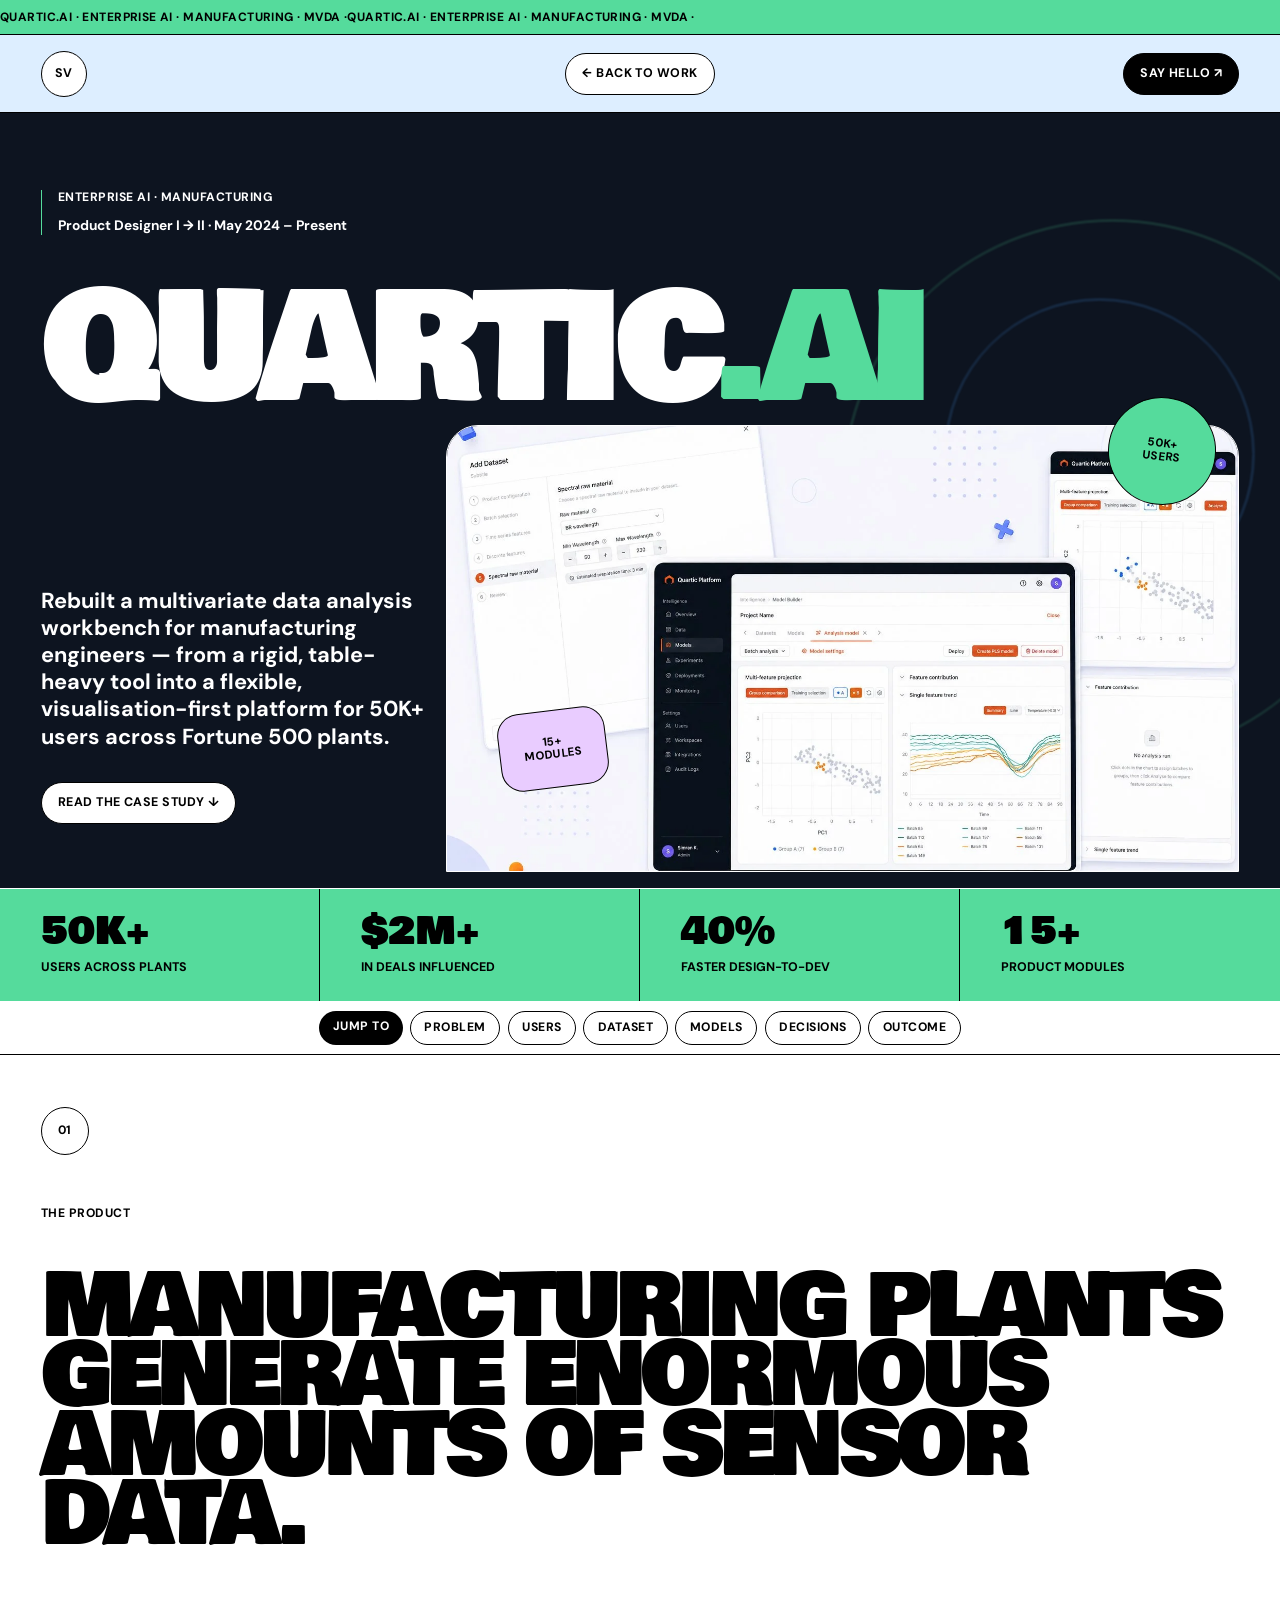
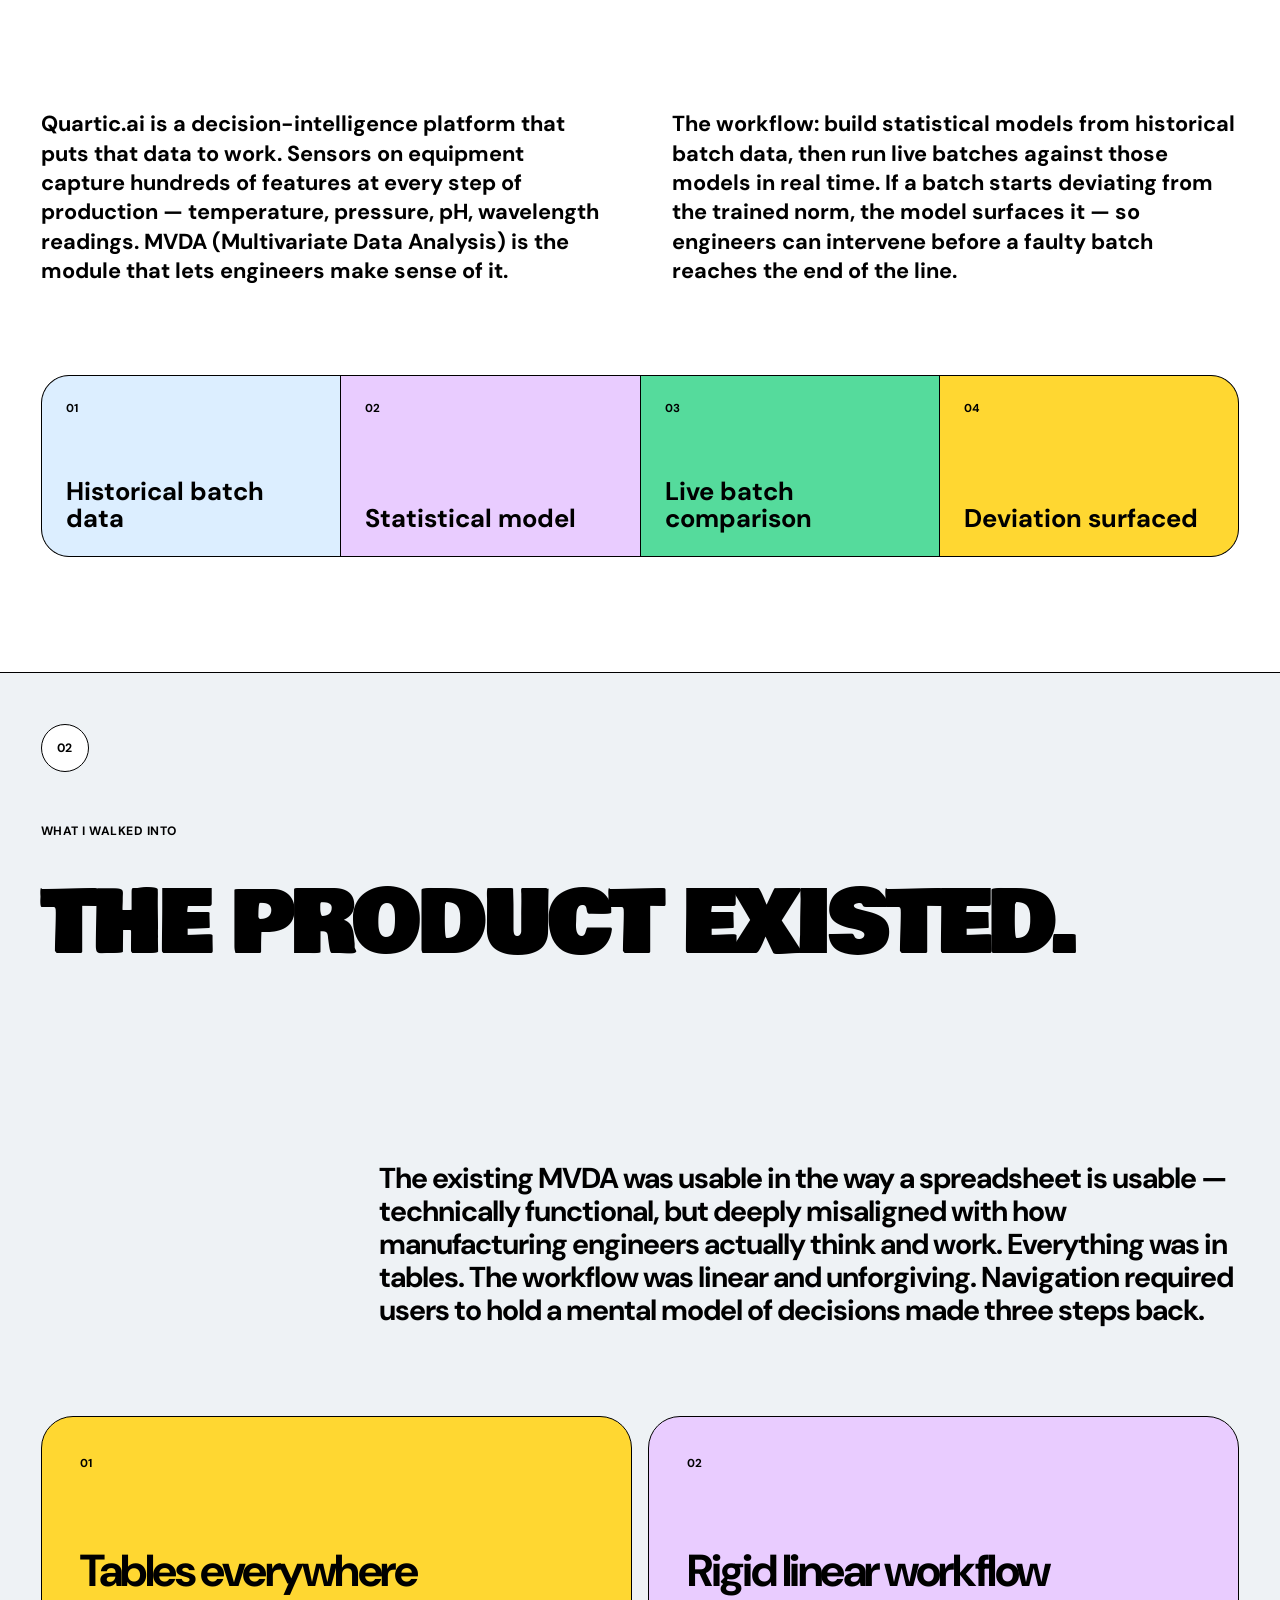
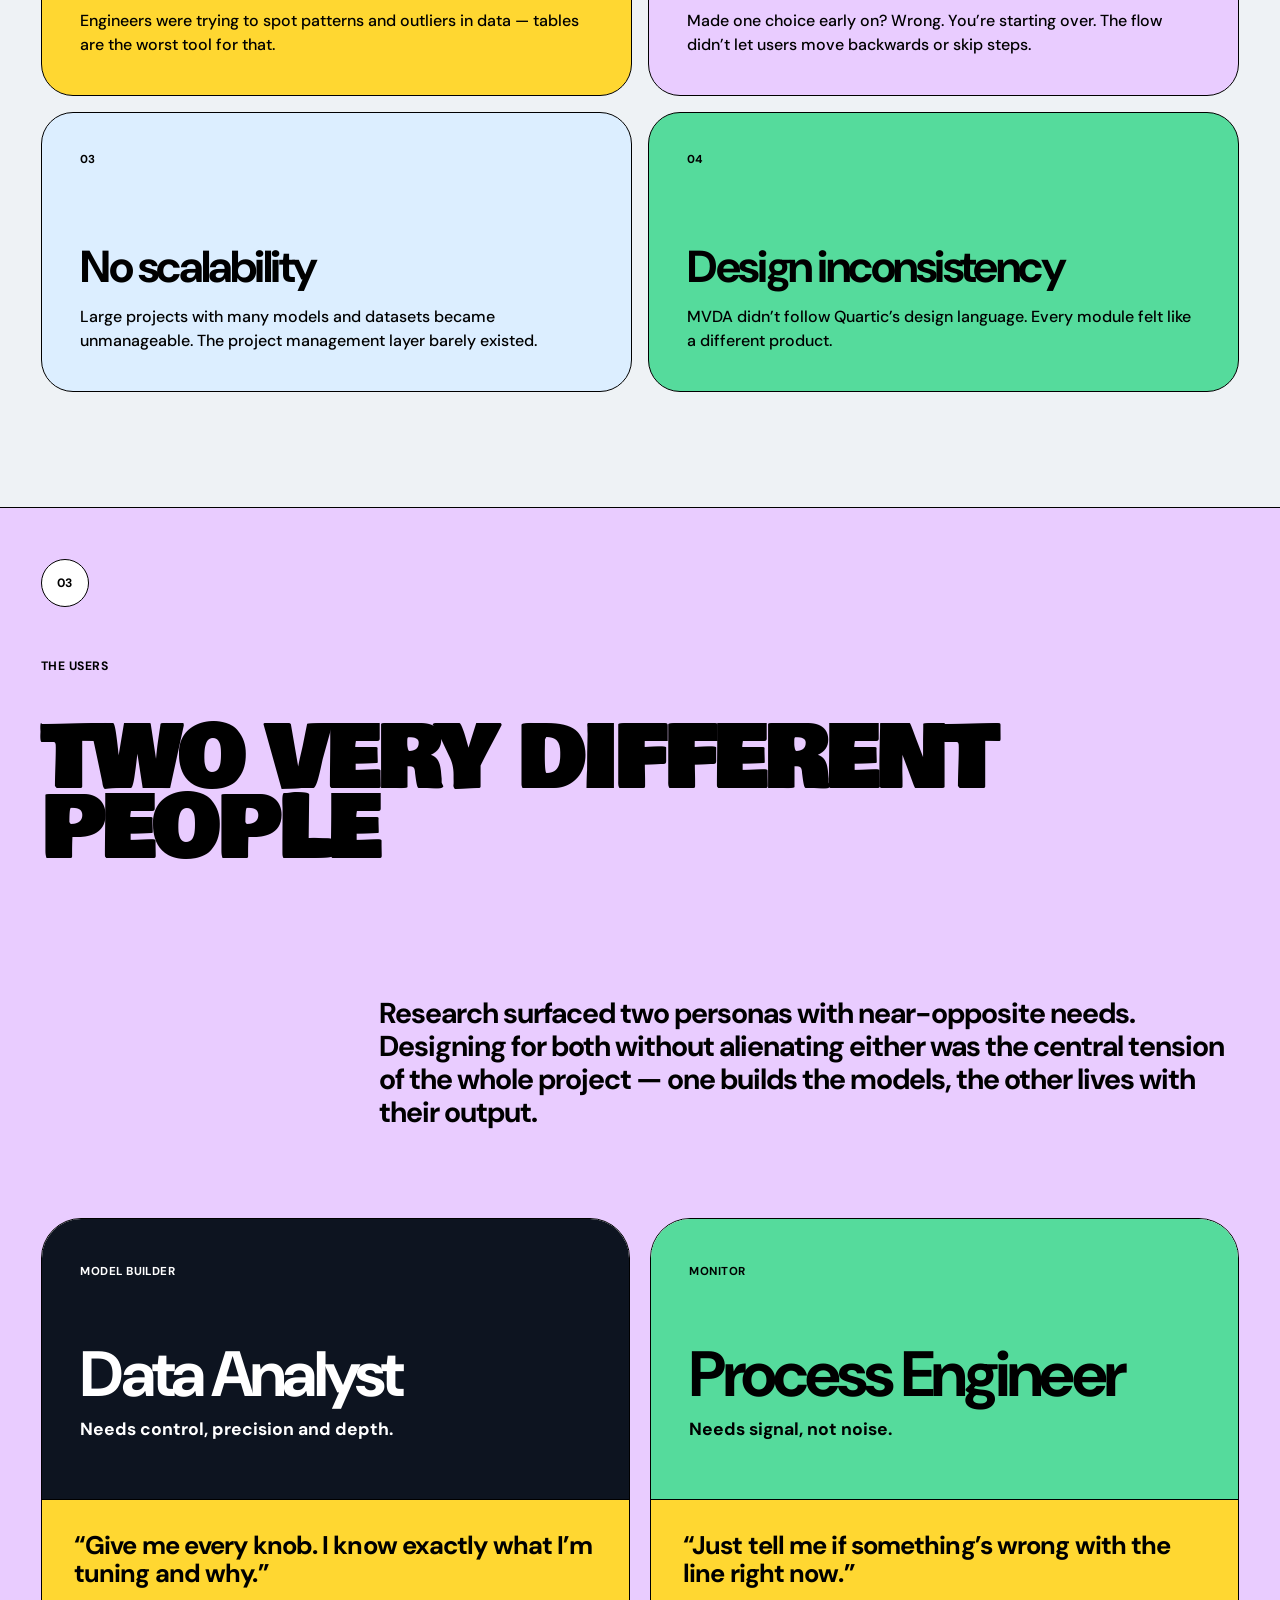
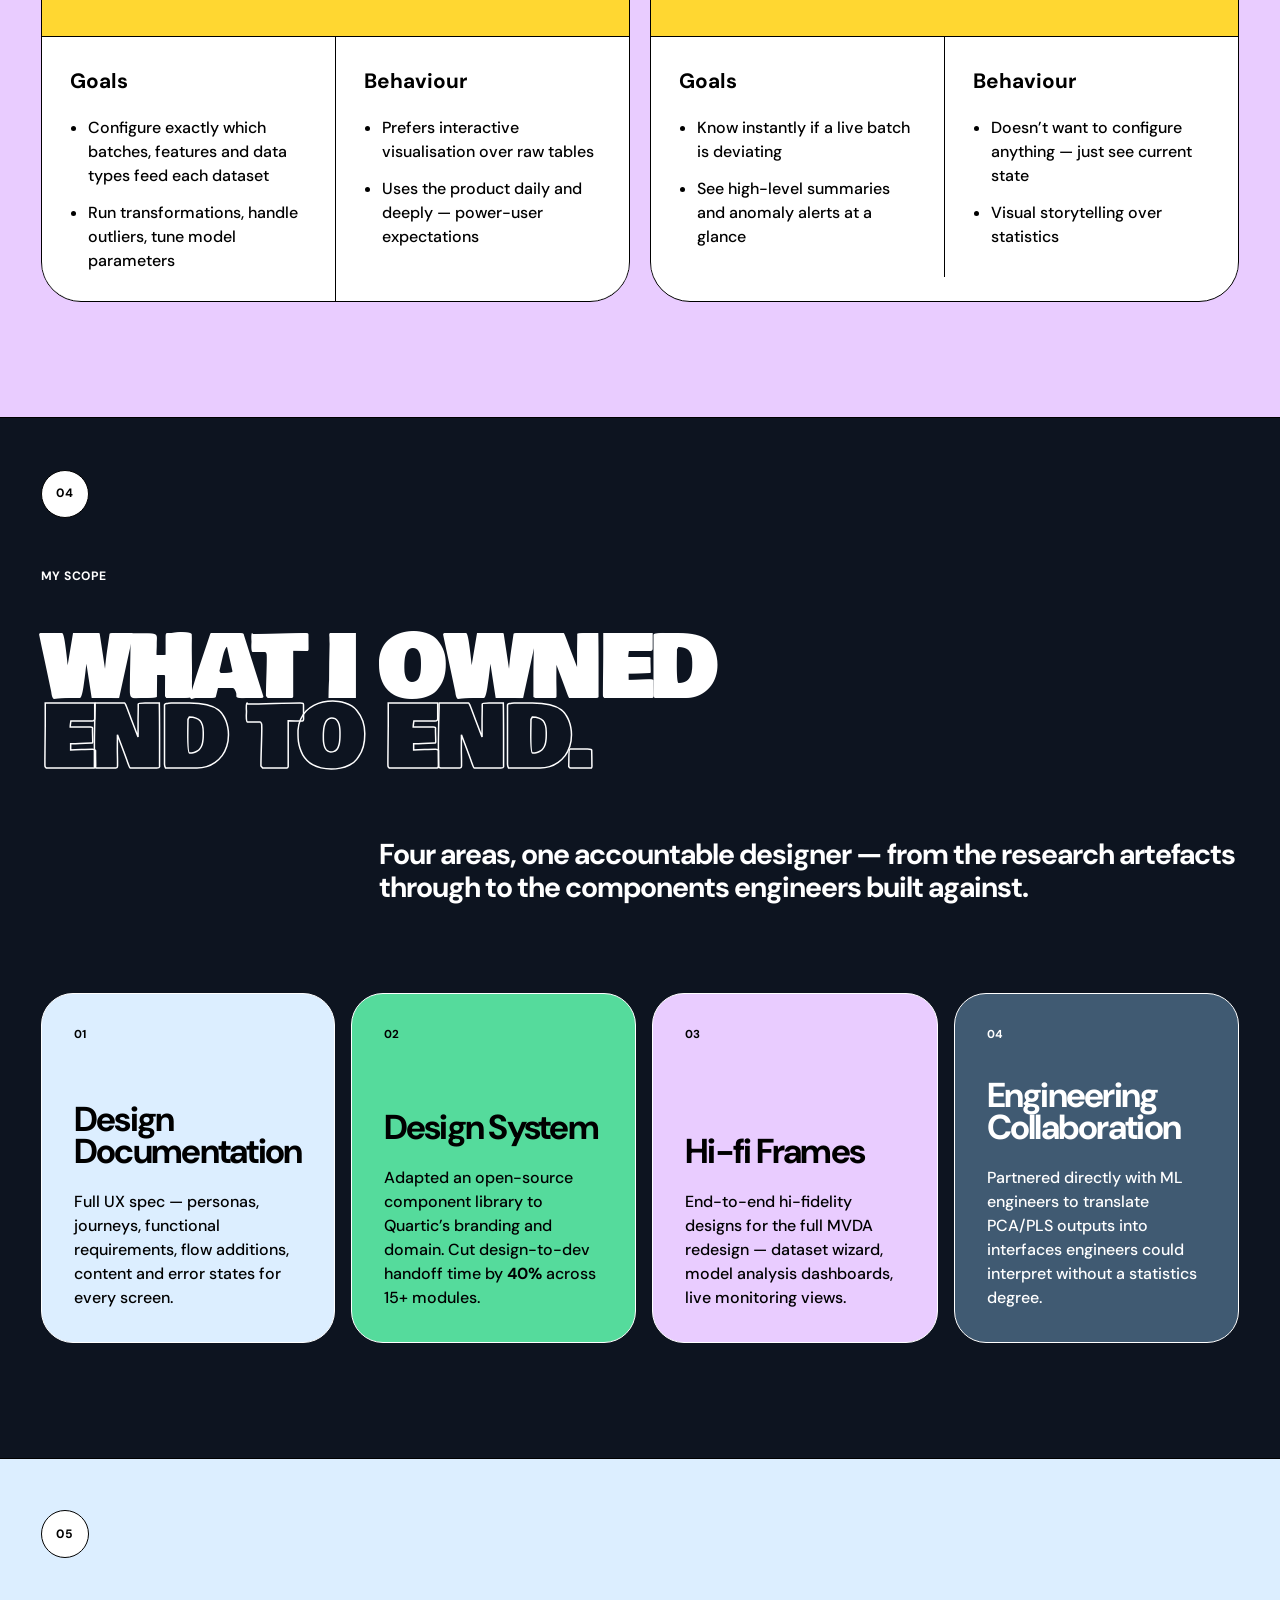
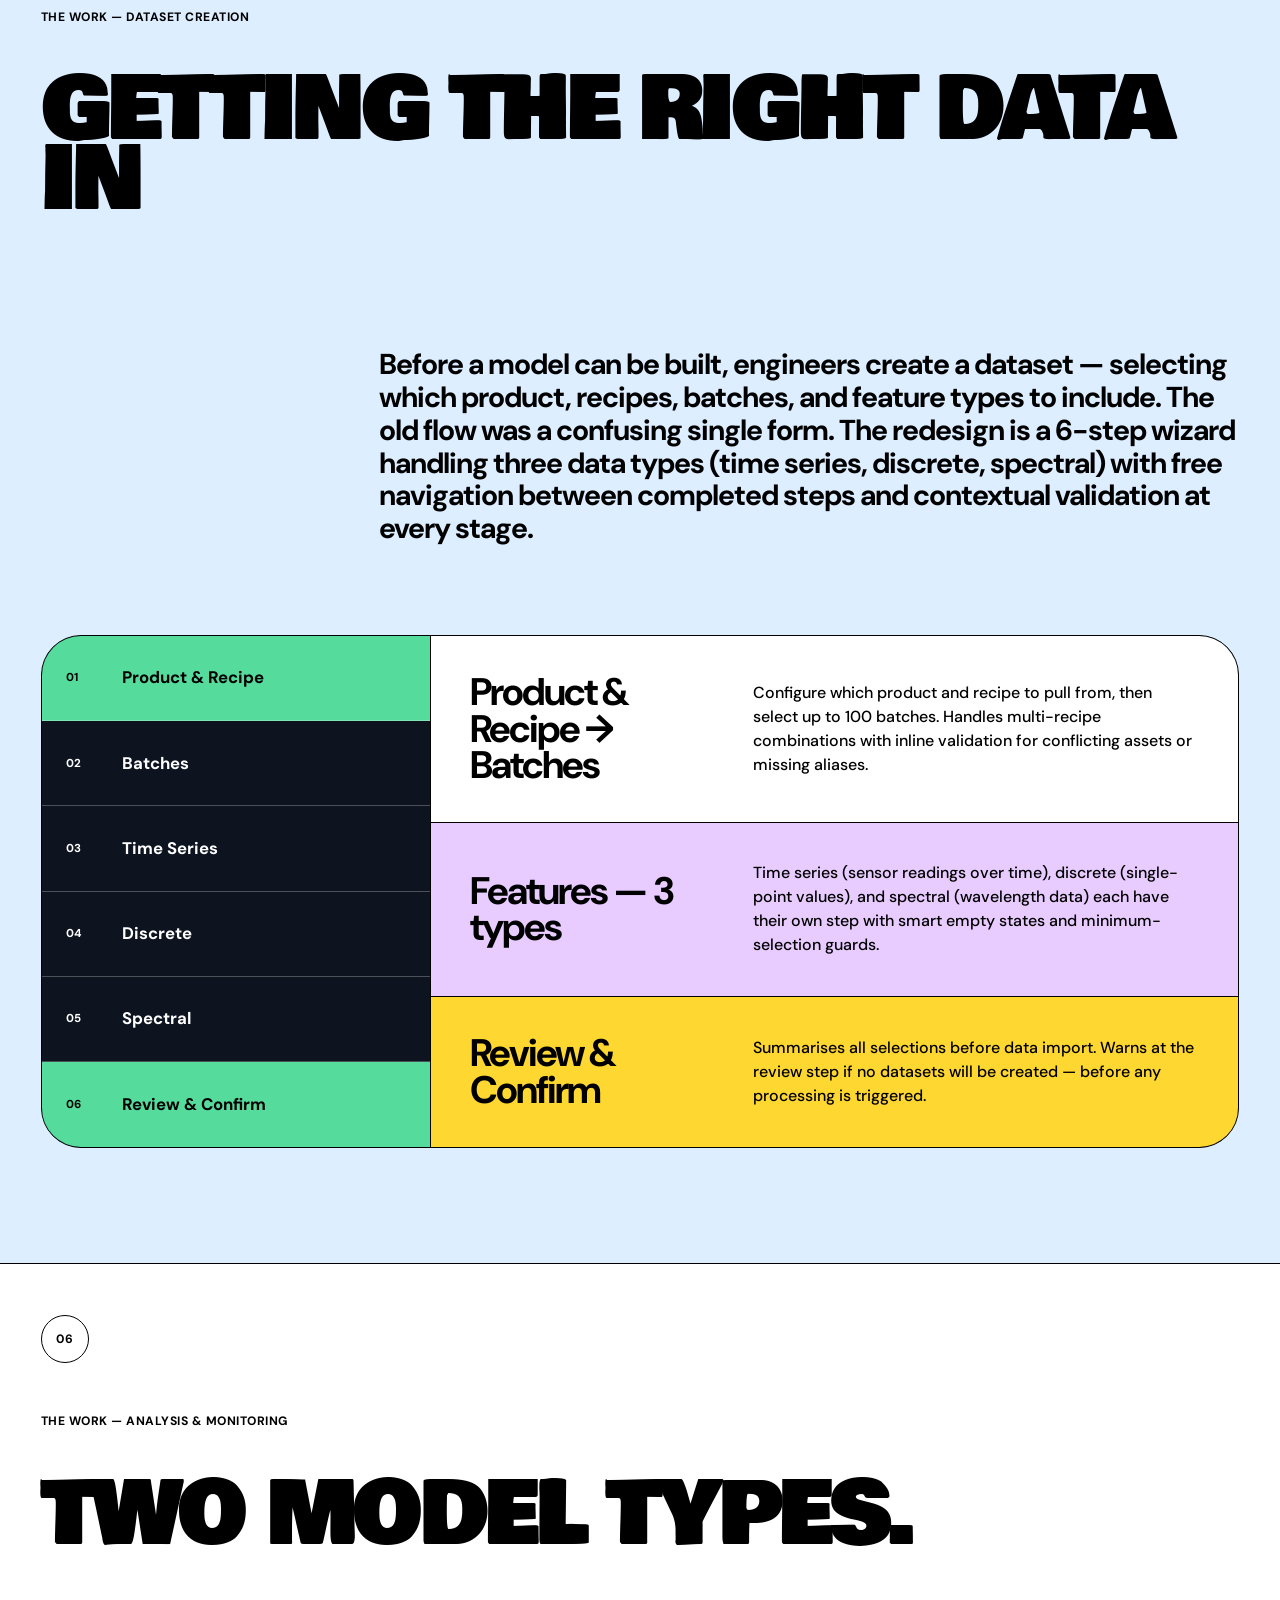
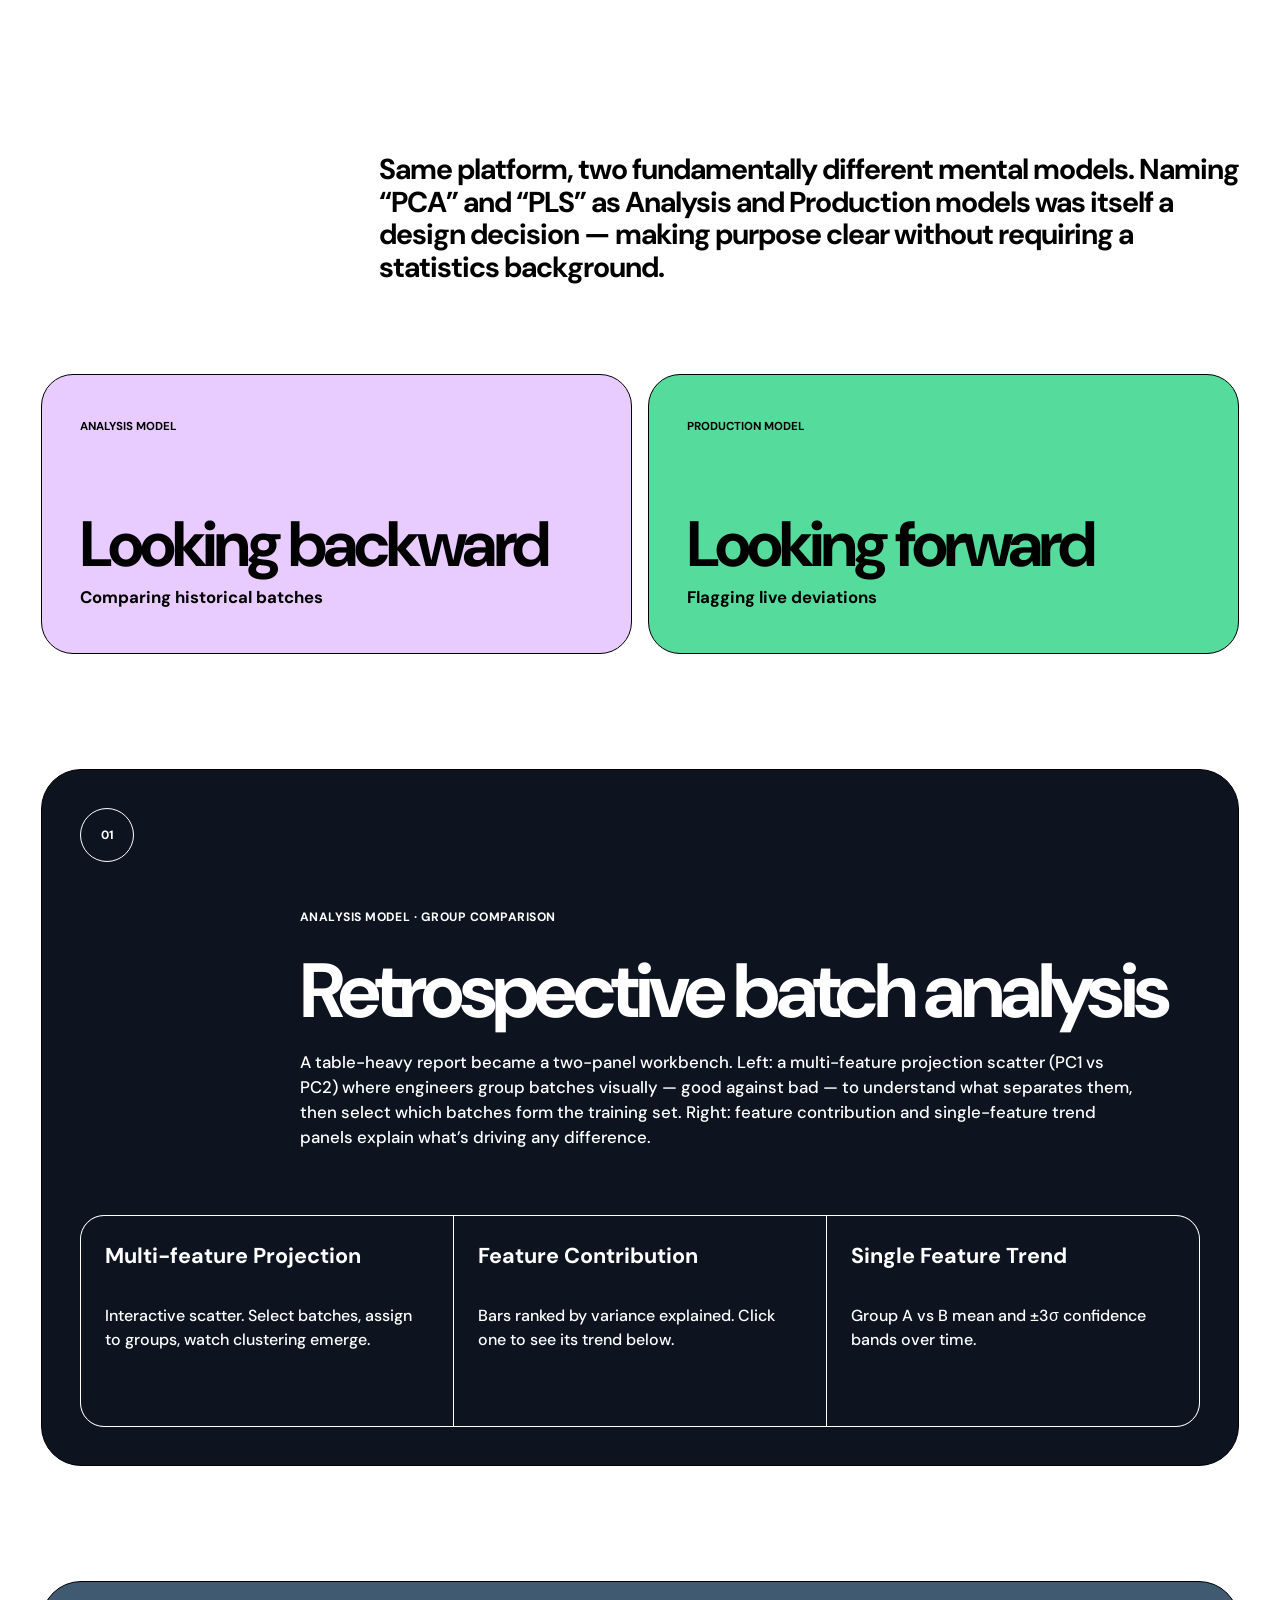
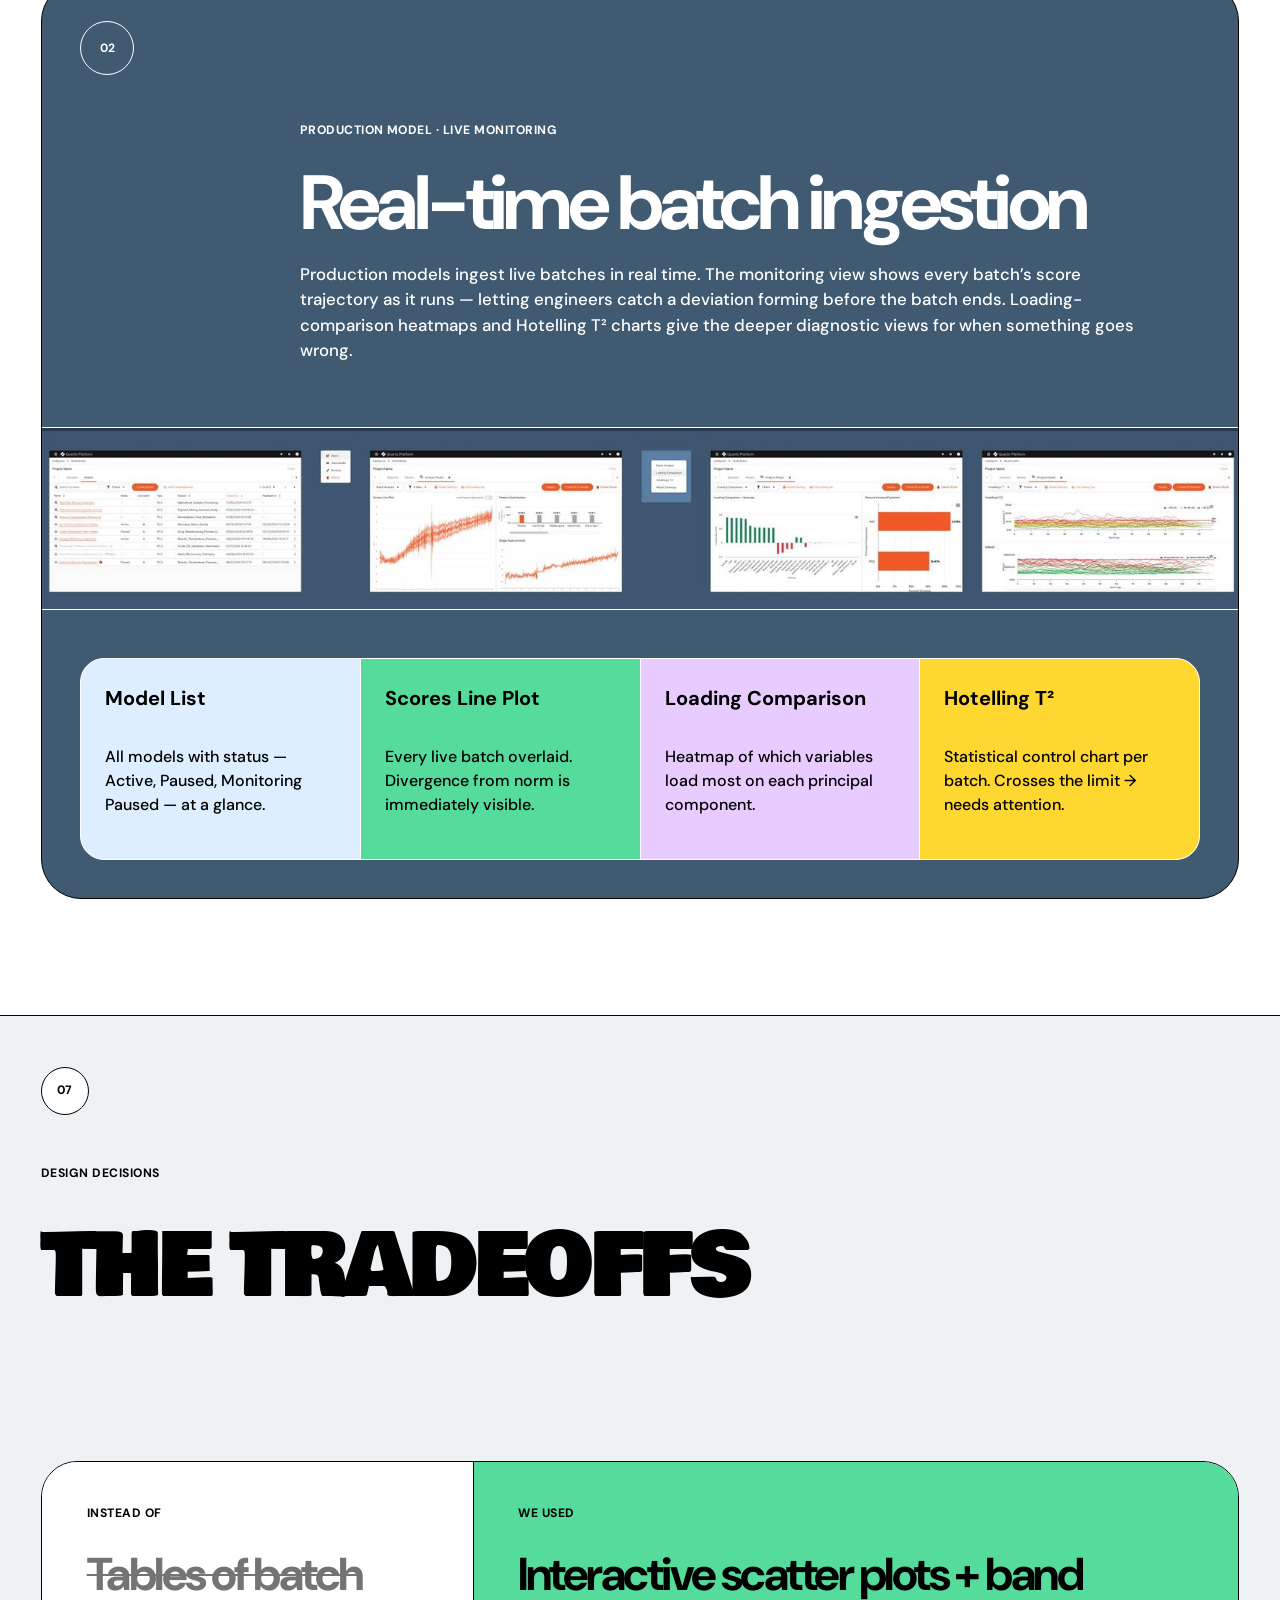
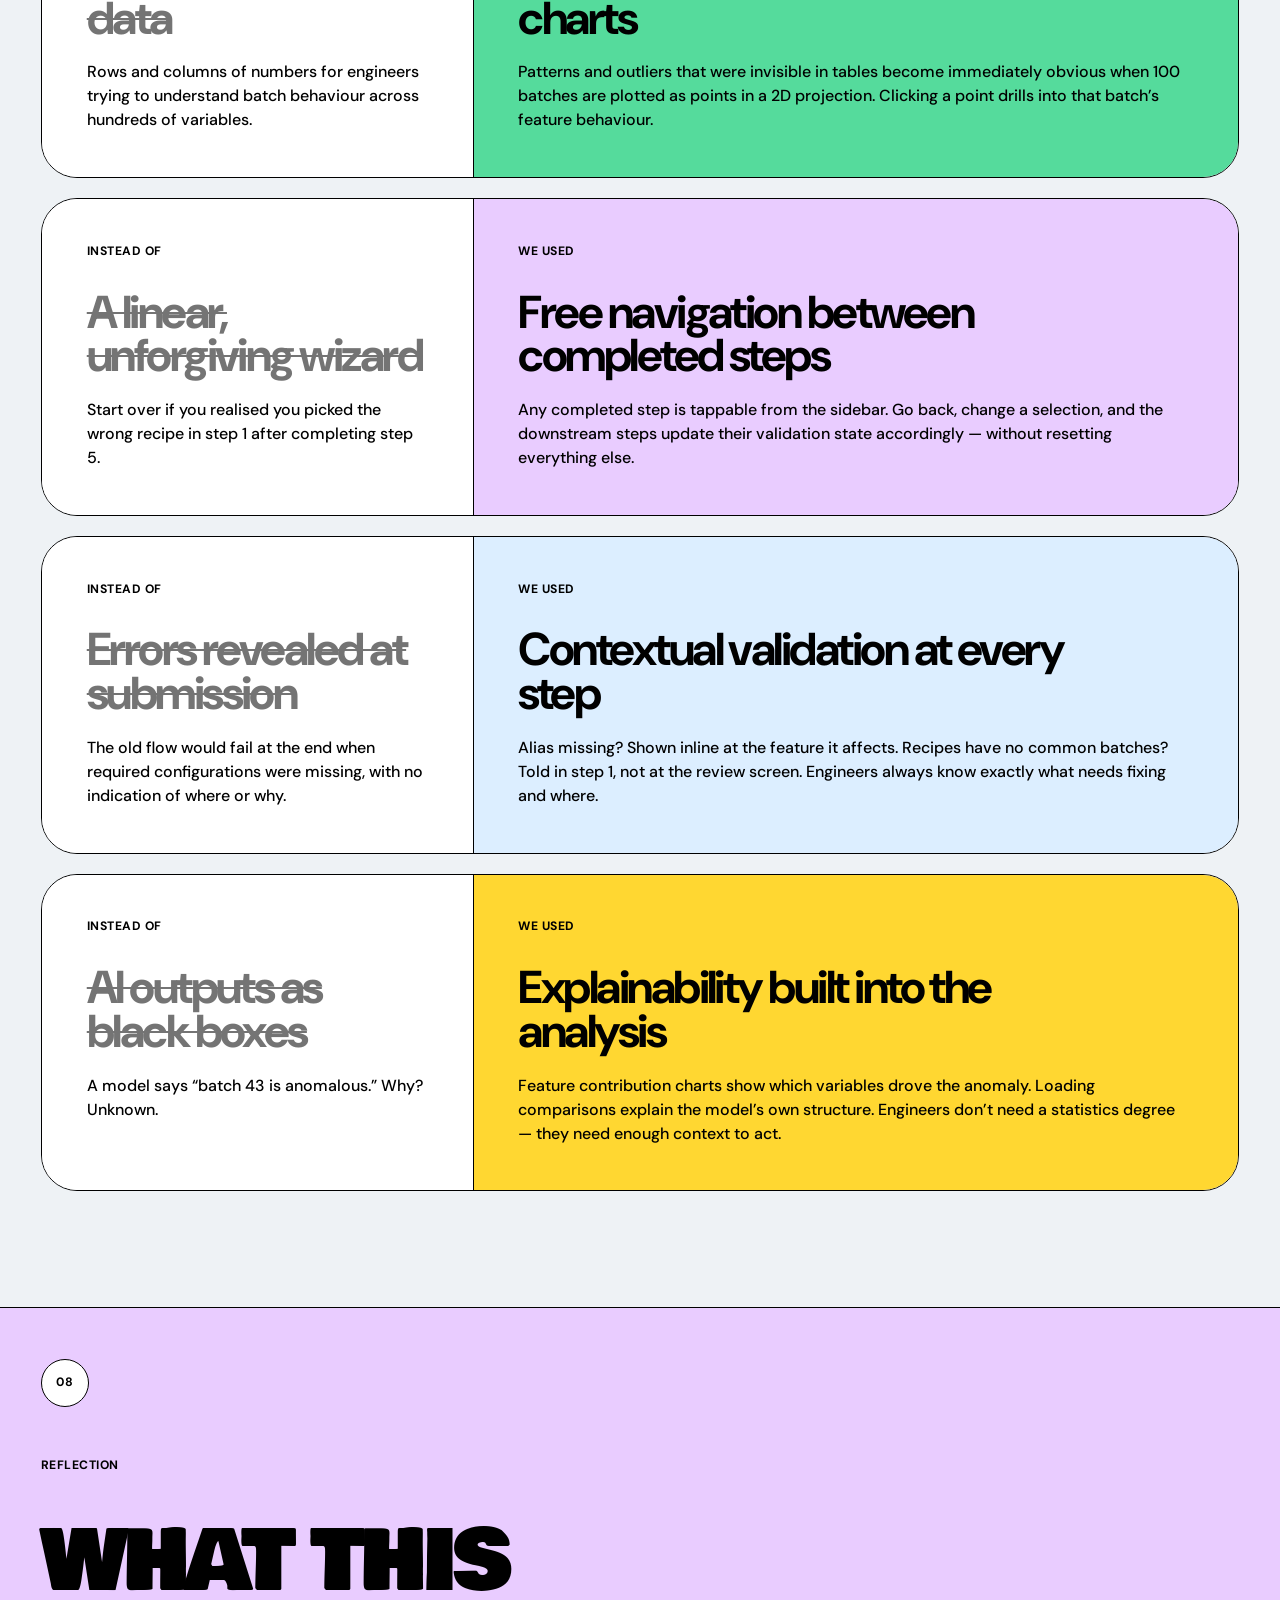
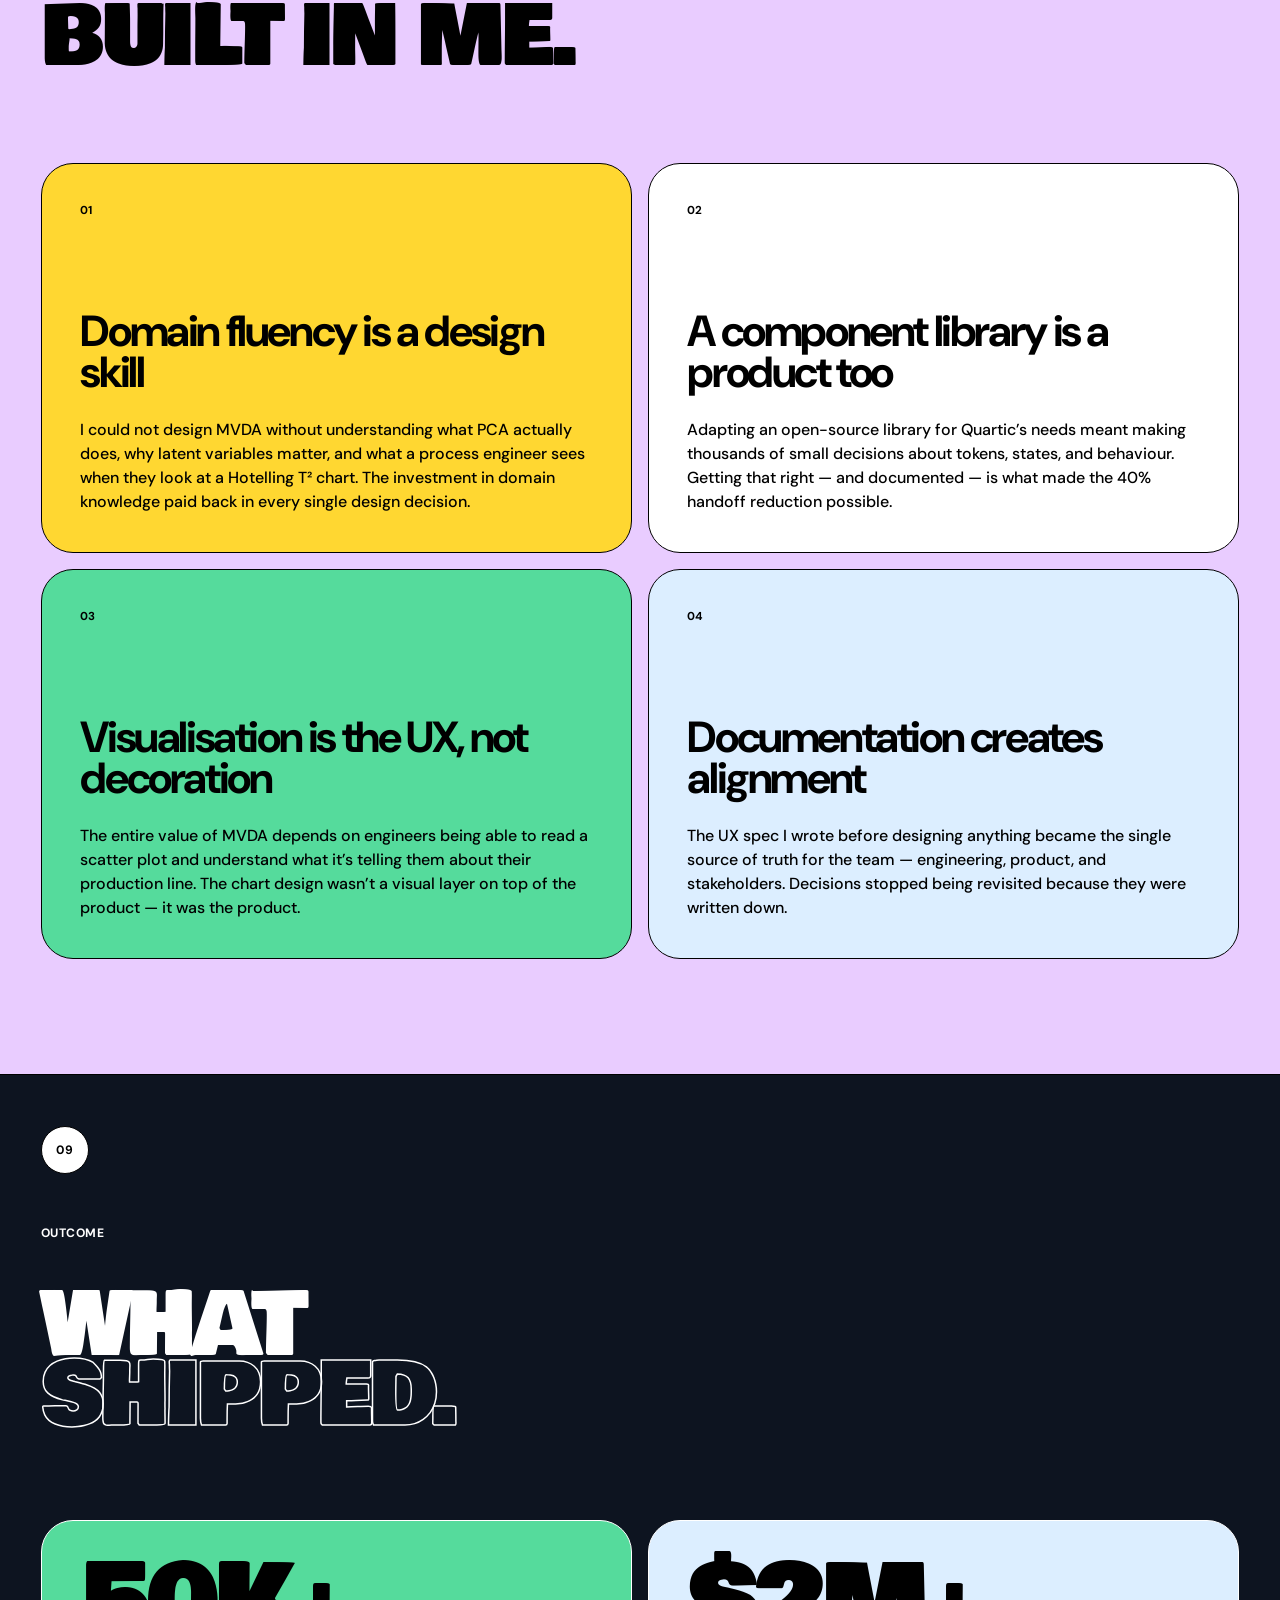
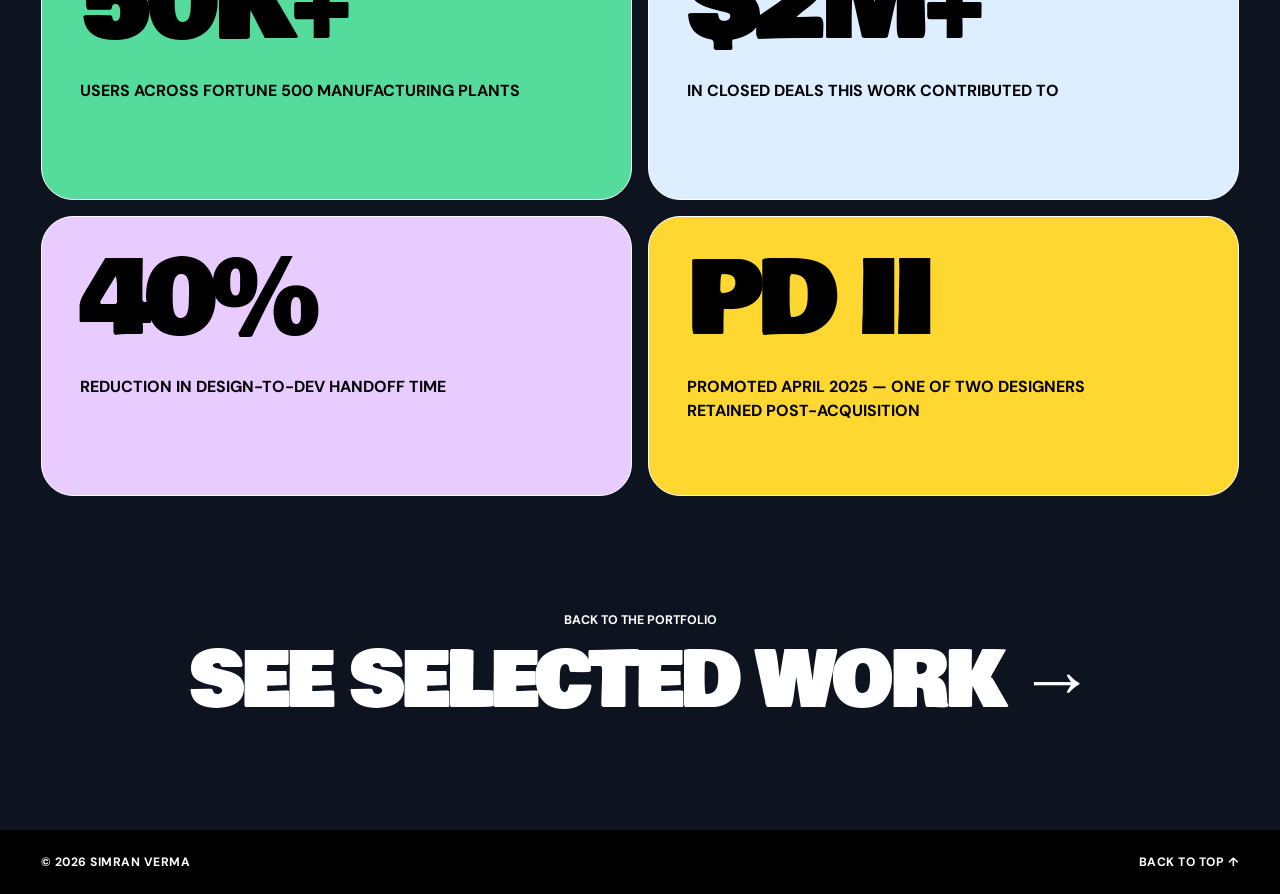
<file: quartic/index.html>
<!doctype html>
<html lang="en">
<head>
  <meta charset="utf-8">
  <meta name="viewport" content="width=device-width, initial-scale=1">
  <meta name="description" content="Quartic.ai MVDA case study — rebuilding multivariate data analysis for manufacturing engineers.">
  <link rel="canonical" href="https://simranv.com/quartic/">
  <meta property="og:type" content="website">
  <meta property="og:site_name" content="Simran Verma — Product Designer">
  <meta property="og:title" content="Quartic.ai MVDA — Simran Verma">
  <meta property="og:description" content="Quartic.ai MVDA case study — rebuilding multivariate data analysis for manufacturing engineers.">
  <meta property="og:url" content="https://simranv.com/quartic/">
  <meta property="og:image" content="https://simranv.com/assets/social-preview.png">
  <meta property="og:image:width" content="1200">
  <meta property="og:image:height" content="630">
  <meta property="og:image:alt" content="Simran Verma — Product Designer">
  <meta name="twitter:card" content="summary_large_image">
  <meta name="twitter:title" content="Quartic.ai MVDA — Simran Verma">
  <meta name="twitter:description" content="Quartic.ai MVDA case study — rebuilding multivariate data analysis for manufacturing engineers.">
  <meta name="twitter:image" content="https://simranv.com/assets/social-preview.png">
  <meta name="twitter:image:alt" content="Simran Verma — Product Designer">
  <meta name="theme-color" content="#0d1420">
  <title>Quartic.ai MVDA — Simran Verma</title>
  <link rel="preconnect" href="https://fonts.googleapis.com">
  <link rel="preconnect" href="https://fonts.gstatic.com" crossorigin>
  <link href="https://fonts.googleapis.com/css2?family=Bowlby+One+SC&family=DM+Sans:opsz,wght@9..40,500;9..40,700&display=swap" rel="stylesheet">
  <link rel="icon" href="/assets/favicon.svg" type="image/svg+xml">
  <link rel="icon" href="/assets/favicon-32x32.png" type="image/png" sizes="32x32">
  <link rel="apple-touch-icon" href="/assets/apple-touch-icon.png">
  <link rel="stylesheet" href="styles.css">
</head>
<body>
  <a class="skip-link" href="#case-study">Skip to case study</a>
  <div class="progress" aria-hidden="true"><span></span></div>

  <div class="case-marquee" aria-hidden="true">
    <div class="case-marquee-track">
      <span>QUARTIC.AI · ENTERPRISE AI · MANUFACTURING · MVDA ·</span>
      <span>QUARTIC.AI · ENTERPRISE AI · MANUFACTURING · MVDA ·</span>
    </div>
  </div>

  <header class="topbar">
    <a class="brand pill" href="../" aria-label="Simran Verma, home">SV</a>
    <a class="pill back-link" href="../#work">← Back to work</a>
    <a class="primary-pill" href="mailto:simranvermaa9@gmail.com">Say hello ↗</a>
  </header>

  <main id="case-study">
    <section class="case-hero" aria-labelledby="case-title">
      <div class="hero-meta">
        <p class="eyebrow">ENTERPRISE AI · MANUFACTURING</p>
        <p>Product Designer I → II · May 2024 – Present</p>
      </div>
      <h1 id="case-title">QUARTIC<span>.AI</span></h1>
      <div class="hero-copy">
        <p>Rebuilt a multivariate data analysis workbench for manufacturing engineers — from a rigid, table-heavy tool into a flexible, visualisation-first platform for 50K+ users across Fortune 500 plants.</p>
        <a class="outline-pill" href="#product">Read the case study ↓</a>
      </div>
      <figure class="hero-product">
        <img src="../assets/quartic.webp" alt="Quartic industrial AI analytics product" fetchpriority="high">
      </figure>
      <div class="hero-sticker sticker-one">50K+<br>USERS</div>
      <div class="hero-sticker sticker-two">15+<br>MODULES</div>
      <div class="metric-strip" aria-label="Project outcomes">
        <div><strong>50K+</strong><span>Users across plants</span></div>
        <div><strong>$2M+</strong><span>In deals influenced</span></div>
        <div><strong>40%</strong><span>Faster design-to-dev</span></div>
        <div><strong>15+</strong><span>Product modules</span></div>
      </div>
    </section>

    <nav class="jump-nav" aria-label="Case study sections">
      <span>JUMP TO</span>
      <a href="#problem">Problem</a>
      <a href="#users">Users</a>
      <a href="#dataset">Dataset</a>
      <a href="#models">Models</a>
      <a href="#decisions">Decisions</a>
      <a href="#outcome">Outcome</a>
    </nav>

    <section class="case-section product-context" id="product" aria-labelledby="product-title">
      <div class="section-number">01</div>
      <div class="section-heading reveal">
        <p class="eyebrow">THE PRODUCT</p>
        <h2 id="product-title">MANUFACTURING PLANTS GENERATE ENORMOUS AMOUNTS OF SENSOR DATA.<br><span>MOST OF IT GOES UNUSED.</span></h2>
      </div>
      <div class="context-copy reveal">
        <p>Quartic.ai is a decision-intelligence platform that puts that data to work. Sensors on equipment capture hundreds of features at every step of production — temperature, pressure, pH, wavelength readings. MVDA (Multivariate Data Analysis) is the module that lets engineers make sense of it.</p>
        <p>The workflow: build statistical models from historical batch data, then run live batches against those models in real time. If a batch starts deviating from the trained norm, the model surfaces it — so engineers can intervene before a faulty batch reaches the end of the line.</p>
      </div>
      <div class="workflow-line reveal" aria-label="MVDA workflow">
        <div><span>01</span><strong>Historical batch data</strong></div>
        <div><span>02</span><strong>Statistical model</strong></div>
        <div><span>03</span><strong>Live batch comparison</strong></div>
        <div><span>04</span><strong>Deviation surfaced</strong></div>
      </div>
    </section>

    <section class="case-section problem" id="problem" aria-labelledby="problem-title">
      <div class="section-number">02</div>
      <div class="section-heading reveal">
        <p class="eyebrow">WHAT I WALKED INTO</p>
        <h2 id="problem-title">THE PRODUCT EXISTED.<br><span>IT WAS GENUINELY BROKEN.</span></h2>
      </div>
      <p class="section-lead reveal">The existing MVDA was usable in the way a spreadsheet is usable — technically functional, but deeply misaligned with how manufacturing engineers actually think and work. Everything was in tables. The workflow was linear and unforgiving. Navigation required users to hold a mental model of decisions made three steps back.</p>
      <div class="problem-grid reveal">
        <article><span>01</span><h3>Tables everywhere</h3><p>Engineers were trying to spot patterns and outliers in data — tables are the worst tool for that.</p></article>
        <article><span>02</span><h3>Rigid linear workflow</h3><p>Made one choice early on? Wrong. You’re starting over. The flow didn’t let users move backwards or skip steps.</p></article>
        <article><span>03</span><h3>No scalability</h3><p>Large projects with many models and datasets became unmanageable. The project management layer barely existed.</p></article>
        <article><span>04</span><h3>Design inconsistency</h3><p>MVDA didn’t follow Quartic’s design language. Every module felt like a different product.</p></article>
      </div>
    </section>

    <section class="case-section users" id="users" aria-labelledby="users-title">
      <div class="section-number">03</div>
      <div class="section-heading reveal">
        <p class="eyebrow">THE USERS</p>
        <h2 id="users-title">TWO VERY DIFFERENT PEOPLE<br><span>USING THE SAME TOOL.</span></h2>
      </div>
      <p class="section-lead reveal">Research surfaced two personas with near-opposite needs. Designing for both without alienating either was the central tension of the whole project — one builds the models, the other lives with their output.</p>
      <div class="persona-grid reveal">
        <article class="persona analyst">
          <div class="persona-top"><span>MODEL BUILDER</span><h3>Data Analyst</h3><p>Needs control, precision and depth.</p></div>
          <blockquote>“Give me every knob. I know exactly what I’m tuning and why.”</blockquote>
          <div class="persona-details">
            <div><h4>Goals</h4><ul><li>Configure exactly which batches, features and data types feed each dataset</li><li>Run transformations, handle outliers, tune model parameters</li></ul></div>
            <div><h4>Behaviour</h4><ul><li>Prefers interactive visualisation over raw tables</li><li>Uses the product daily and deeply — power-user expectations</li></ul></div>
          </div>
        </article>
        <article class="persona engineer">
          <div class="persona-top"><span>MONITOR</span><h3>Process Engineer</h3><p>Needs signal, not noise.</p></div>
          <blockquote>“Just tell me if something’s wrong with the line right now.”</blockquote>
          <div class="persona-details">
            <div><h4>Goals</h4><ul><li>Know instantly if a live batch is deviating</li><li>See high-level summaries and anomaly alerts at a glance</li></ul></div>
            <div><h4>Behaviour</h4><ul><li>Doesn’t want to configure anything — just see current state</li><li>Visual storytelling over statistics</li></ul></div>
          </div>
        </article>
      </div>
    </section>

    <section class="case-section scope" aria-labelledby="scope-title">
      <div class="section-number">04</div>
      <div class="section-heading reveal">
        <p class="eyebrow">MY SCOPE</p>
        <h2 id="scope-title">WHAT I OWNED<br><span>END TO END.</span></h2>
      </div>
      <p class="section-lead reveal">Four areas, one accountable designer — from the research artefacts through to the components engineers built against.</p>
      <div class="scope-grid reveal">
        <article><span>01</span><h3>Design Documentation</h3><p>Full UX spec — personas, journeys, functional requirements, flow additions, content and error states for every screen.</p></article>
        <article><span>02</span><h3>Design System</h3><p>Adapted an open-source component library to Quartic’s branding and domain. Cut design-to-dev handoff time by <strong>40%</strong> across 15+ modules.</p></article>
        <article><span>03</span><h3>Hi-fi Frames</h3><p>End-to-end hi-fidelity designs for the full MVDA redesign — dataset wizard, model analysis dashboards, live monitoring views.</p></article>
        <article><span>04</span><h3>Engineering Collaboration</h3><p>Partnered directly with ML engineers to translate PCA/PLS outputs into interfaces engineers could interpret without a statistics degree.</p></article>
      </div>
    </section>

    <section class="case-section dataset" id="dataset" aria-labelledby="dataset-title">
      <div class="section-number">05</div>
      <div class="section-heading reveal">
        <p class="eyebrow">THE WORK — DATASET CREATION</p>
        <h2 id="dataset-title">GETTING THE RIGHT DATA IN<br><span>WAS HALF THE PROBLEM.</span></h2>
      </div>
      <p class="section-lead reveal">Before a model can be built, engineers create a dataset — selecting which product, recipes, batches, and feature types to include. The old flow was a confusing single form. The redesign is a 6-step wizard handling three data types (time series, discrete, spectral) with free navigation between completed steps and contextual validation at every stage.</p>
      <div class="wizard-board reveal">
        <ol class="wizard-steps">
          <li><span>01</span><strong>Product & Recipe</strong></li>
          <li><span>02</span><strong>Batches</strong></li>
          <li><span>03</span><strong>Time Series</strong></li>
          <li><span>04</span><strong>Discrete</strong></li>
          <li><span>05</span><strong>Spectral</strong></li>
          <li><span>06</span><strong>Review & Confirm</strong></li>
        </ol>
        <div class="wizard-notes">
          <article><h3>Product & Recipe → Batches</h3><p>Configure which product and recipe to pull from, then select up to 100 batches. Handles multi-recipe combinations with inline validation for conflicting assets or missing aliases.</p></article>
          <article><h3>Features — 3 types</h3><p>Time series (sensor readings over time), discrete (single-point values), and spectral (wavelength data) each have their own step with smart empty states and minimum-selection guards.</p></article>
          <article><h3>Review & Confirm</h3><p>Summarises all selections before data import. Warns at the review step if no datasets will be created — before any processing is triggered.</p></article>
        </div>
      </div>
    </section>

    <section class="case-section models" id="models" aria-labelledby="models-title">
      <div class="section-number">06</div>
      <div class="section-heading reveal">
        <p class="eyebrow">THE WORK — ANALYSIS & MONITORING</p>
        <h2 id="models-title">TWO MODEL TYPES.<br><span>TWO VERY DIFFERENT JOBS.</span></h2>
      </div>
      <p class="section-lead reveal">Same platform, two fundamentally different mental models. Naming “PCA” and “PLS” as <strong>Analysis</strong> and <strong>Production</strong> models was itself a design decision — making purpose clear without requiring a statistics background.</p>
      <div class="model-compare reveal">
        <article><span>ANALYSIS MODEL</span><h3>Looking backward</h3><p>Comparing historical batches</p></article>
        <article><span>PRODUCTION MODEL</span><h3>Looking forward</h3><p>Flagging live deviations</p></article>
      </div>

      <article class="model-story analysis-story reveal">
        <div class="story-index">01</div>
        <div class="story-copy">
          <p class="eyebrow">ANALYSIS MODEL · GROUP COMPARISON</p>
          <h3>Retrospective batch analysis</h3>
          <p>A table-heavy report became a two-panel workbench. Left: a multi-feature projection scatter (PC1 vs PC2) where engineers group batches visually — good against bad — to understand what separates them, then select which batches form the training set. Right: feature contribution and single-feature trend panels explain what’s driving any difference.</p>
        </div>
        <div class="analysis-features">
          <article><strong>Multi-feature Projection</strong><p>Interactive scatter. Select batches, assign to groups, watch clustering emerge.</p></article>
          <article><strong>Feature Contribution</strong><p>Bars ranked by variance explained. Click one to see its trend below.</p></article>
          <article><strong>Single Feature Trend</strong><p>Group A vs B mean and ±3σ confidence bands over time.</p></article>
        </div>
      </article>

      <article class="model-story production-story reveal">
        <div class="story-index">02</div>
        <div class="story-copy">
          <p class="eyebrow">PRODUCTION MODEL · LIVE MONITORING</p>
          <h3>Real-time batch ingestion</h3>
          <p>Production models ingest live batches in real time. The monitoring view shows every batch’s score trajectory as it runs — letting engineers catch a deviation forming before the batch ends. Loading-comparison heatmaps and Hotelling T² charts give the deeper diagnostic views for when something goes wrong.</p>
        </div>
        <figure class="monitoring-visual">
          <img src="../assets/quartic/production-monitoring.jpeg" alt="Production model monitoring screens" loading="lazy">
        </figure>
        <div class="monitoring-features">
          <article><strong>Model List</strong><p>All models with status — Active, Paused, Monitoring Paused — at a glance.</p></article>
          <article><strong>Scores Line Plot</strong><p>Every live batch overlaid. Divergence from norm is immediately visible.</p></article>
          <article><strong>Loading Comparison</strong><p>Heatmap of which variables load most on each principal component.</p></article>
          <article><strong>Hotelling T²</strong><p>Statistical control chart per batch. Crosses the limit → needs attention.</p></article>
        </div>
      </article>
    </section>

    <section class="case-section decisions" id="decisions" aria-labelledby="decisions-title">
      <div class="section-number">07</div>
      <div class="section-heading reveal">
        <p class="eyebrow">DESIGN DECISIONS</p>
        <h2 id="decisions-title">THE TRADEOFFS<br><span>THAT MATTERED.</span></h2>
      </div>
      <div class="decision-stack">
        <article class="decision reveal">
          <div class="instead"><p class="eyebrow">INSTEAD OF</p><h3>Tables of batch data</h3><p>Rows and columns of numbers for engineers trying to understand batch behaviour across hundreds of variables.</p></div>
          <div class="choice"><p class="eyebrow">WE USED</p><h3>Interactive scatter plots + band charts</h3><p>Patterns and outliers that were invisible in tables become immediately obvious when 100 batches are plotted as points in a 2D projection. Clicking a point drills into that batch’s feature behaviour.</p></div>
        </article>
        <article class="decision reveal">
          <div class="instead"><p class="eyebrow">INSTEAD OF</p><h3>A linear, unforgiving wizard</h3><p>Start over if you realised you picked the wrong recipe in step 1 after completing step 5.</p></div>
          <div class="choice"><p class="eyebrow">WE USED</p><h3>Free navigation between completed steps</h3><p>Any completed step is tappable from the sidebar. Go back, change a selection, and the downstream steps update their validation state accordingly — without resetting everything else.</p></div>
        </article>
        <article class="decision reveal">
          <div class="instead"><p class="eyebrow">INSTEAD OF</p><h3>Errors revealed at submission</h3><p>The old flow would fail at the end when required configurations were missing, with no indication of where or why.</p></div>
          <div class="choice"><p class="eyebrow">WE USED</p><h3>Contextual validation at every step</h3><p>Alias missing? Shown inline at the feature it affects. Recipes have no common batches? Told in step 1, not at the review screen. Engineers always know exactly what needs fixing and where.</p></div>
        </article>
        <article class="decision reveal">
          <div class="instead"><p class="eyebrow">INSTEAD OF</p><h3>AI outputs as black boxes</h3><p>A model says “batch 43 is anomalous.” Why? Unknown.</p></div>
          <div class="choice"><p class="eyebrow">WE USED</p><h3>Explainability built into the analysis</h3><p>Feature contribution charts show which variables drove the anomaly. Loading comparisons explain the model’s own structure. Engineers don’t need a statistics degree — they need enough context to act.</p></div>
        </article>
      </div>
    </section>

    <section class="case-section reflection" aria-labelledby="reflection-title">
      <div class="section-number">08</div>
      <div class="section-heading reveal">
        <p class="eyebrow">REFLECTION</p>
        <h2 id="reflection-title"><span class="reflection-line">WHAT THIS</span><span class="reflection-line">BUILT IN ME.</span></h2>
      </div>
      <div class="reflection-grid reveal">
        <article><span>01</span><h3>Domain fluency is a design skill</h3><p>I could not design MVDA without understanding what PCA actually does, why latent variables matter, and what a process engineer sees when they look at a Hotelling T² chart. The investment in domain knowledge paid back in every single design decision.</p></article>
        <article><span>02</span><h3>A component library is a product too</h3><p>Adapting an open-source library for Quartic’s needs meant making thousands of small decisions about tokens, states, and behaviour. Getting that right — and documented — is what made the 40% handoff reduction possible.</p></article>
        <article><span>03</span><h3>Visualisation is the UX, not decoration</h3><p>The entire value of MVDA depends on engineers being able to read a scatter plot and understand what it’s telling them about their production line. The chart design wasn’t a visual layer on top of the product — it was the product.</p></article>
        <article><span>04</span><h3>Documentation creates alignment</h3><p>The UX spec I wrote before designing anything became the single source of truth for the team — engineering, product, and stakeholders. Decisions stopped being revisited because they were written down.</p></article>
      </div>
    </section>

    <section class="case-section outcome" id="outcome" aria-labelledby="outcome-title">
      <div class="section-number">09</div>
      <div class="section-heading reveal">
        <p class="eyebrow">OUTCOME</p>
        <h2 id="outcome-title">WHAT<br><span>SHIPPED.</span></h2>
      </div>
      <div class="outcome-grid reveal">
        <article><strong>50K+</strong><p>Users across Fortune 500 manufacturing plants</p></article>
        <article><strong>$2M+</strong><p>In closed deals this work contributed to</p></article>
        <article><strong>40%</strong><p>Reduction in design-to-dev handoff time</p></article>
        <article><strong>PD II</strong><p>Promoted April 2025 — one of two designers retained post-acquisition</p></article>
      </div>
      <div class="case-next reveal">
        <p>Back to the portfolio</p>
        <a href="../#work">See selected work <span>→</span></a>
      </div>
    </section>
  </main>

  <footer>
    <p>© 2026 SIMRAN VERMA</p>
    <a href="#case-study">BACK TO TOP ↑</a>
  </footer>

  <script src="../script.js"></script>
</body>
</html>
</file>
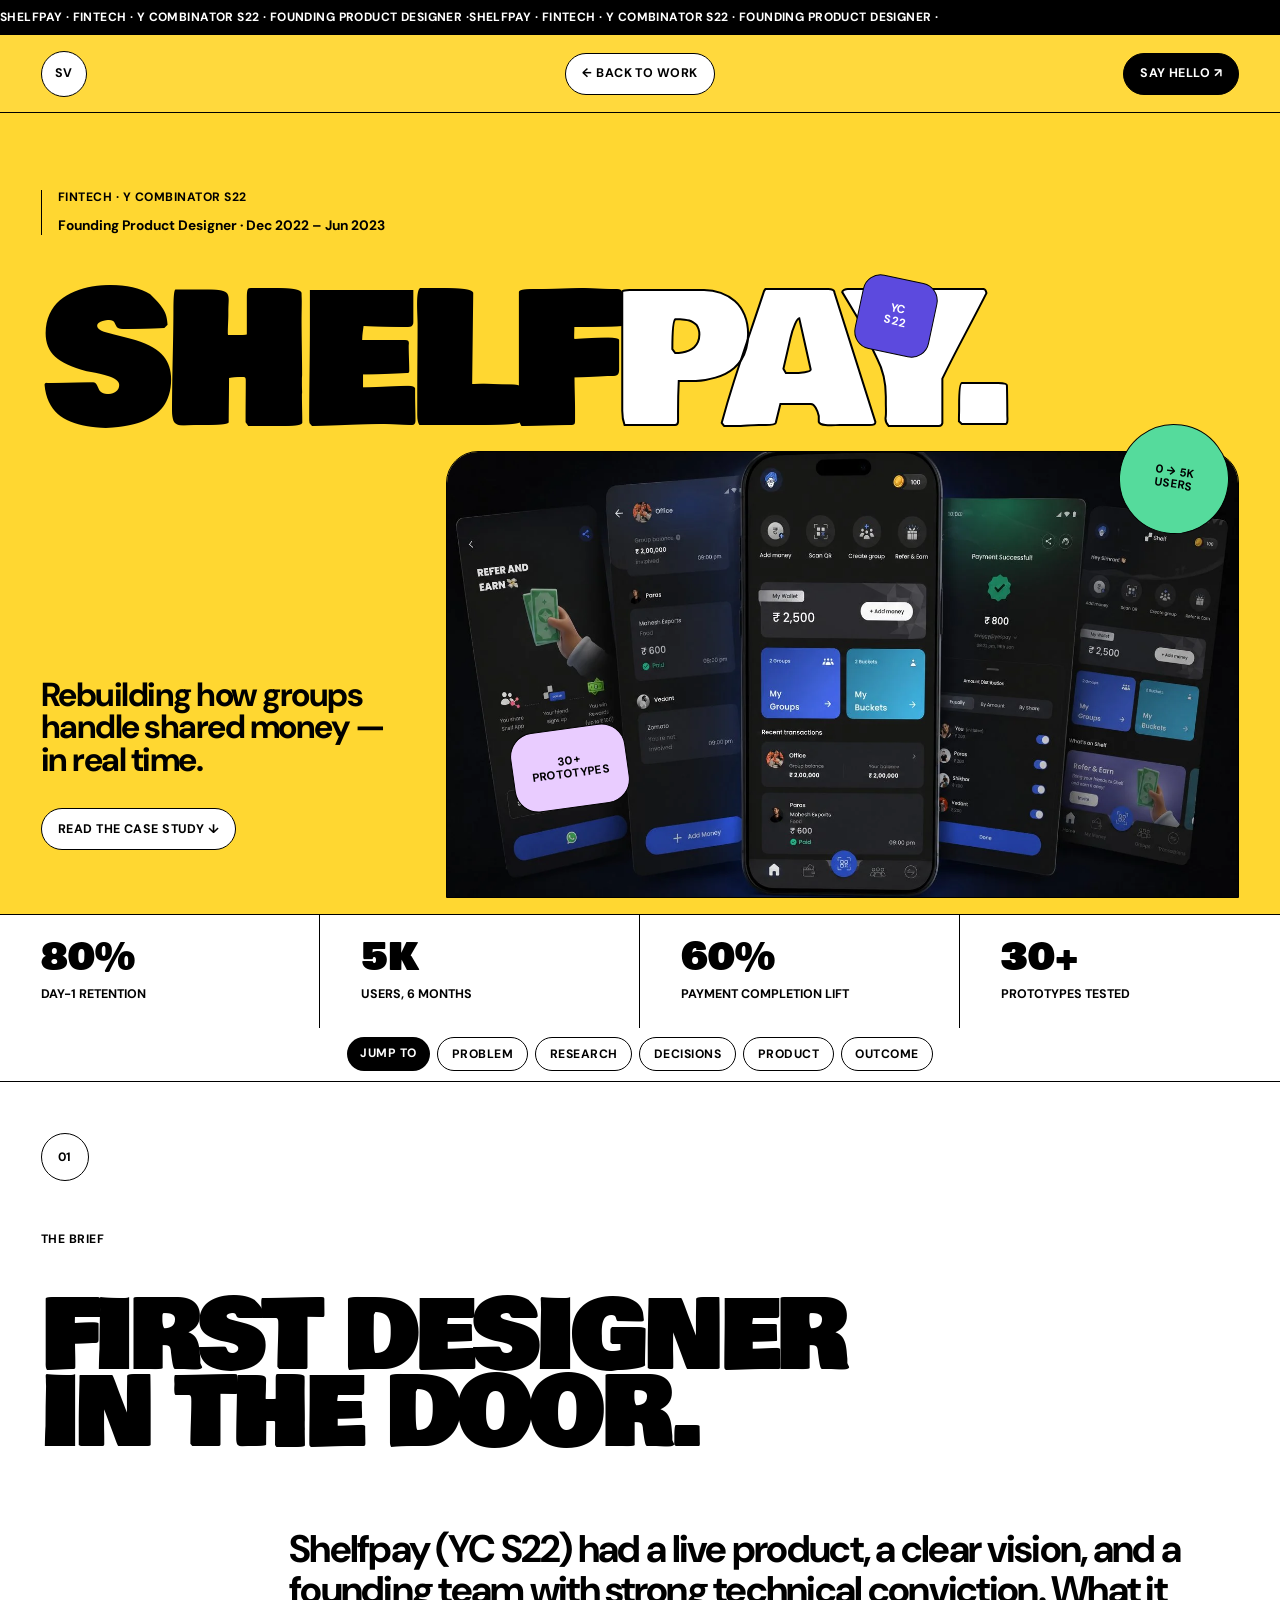
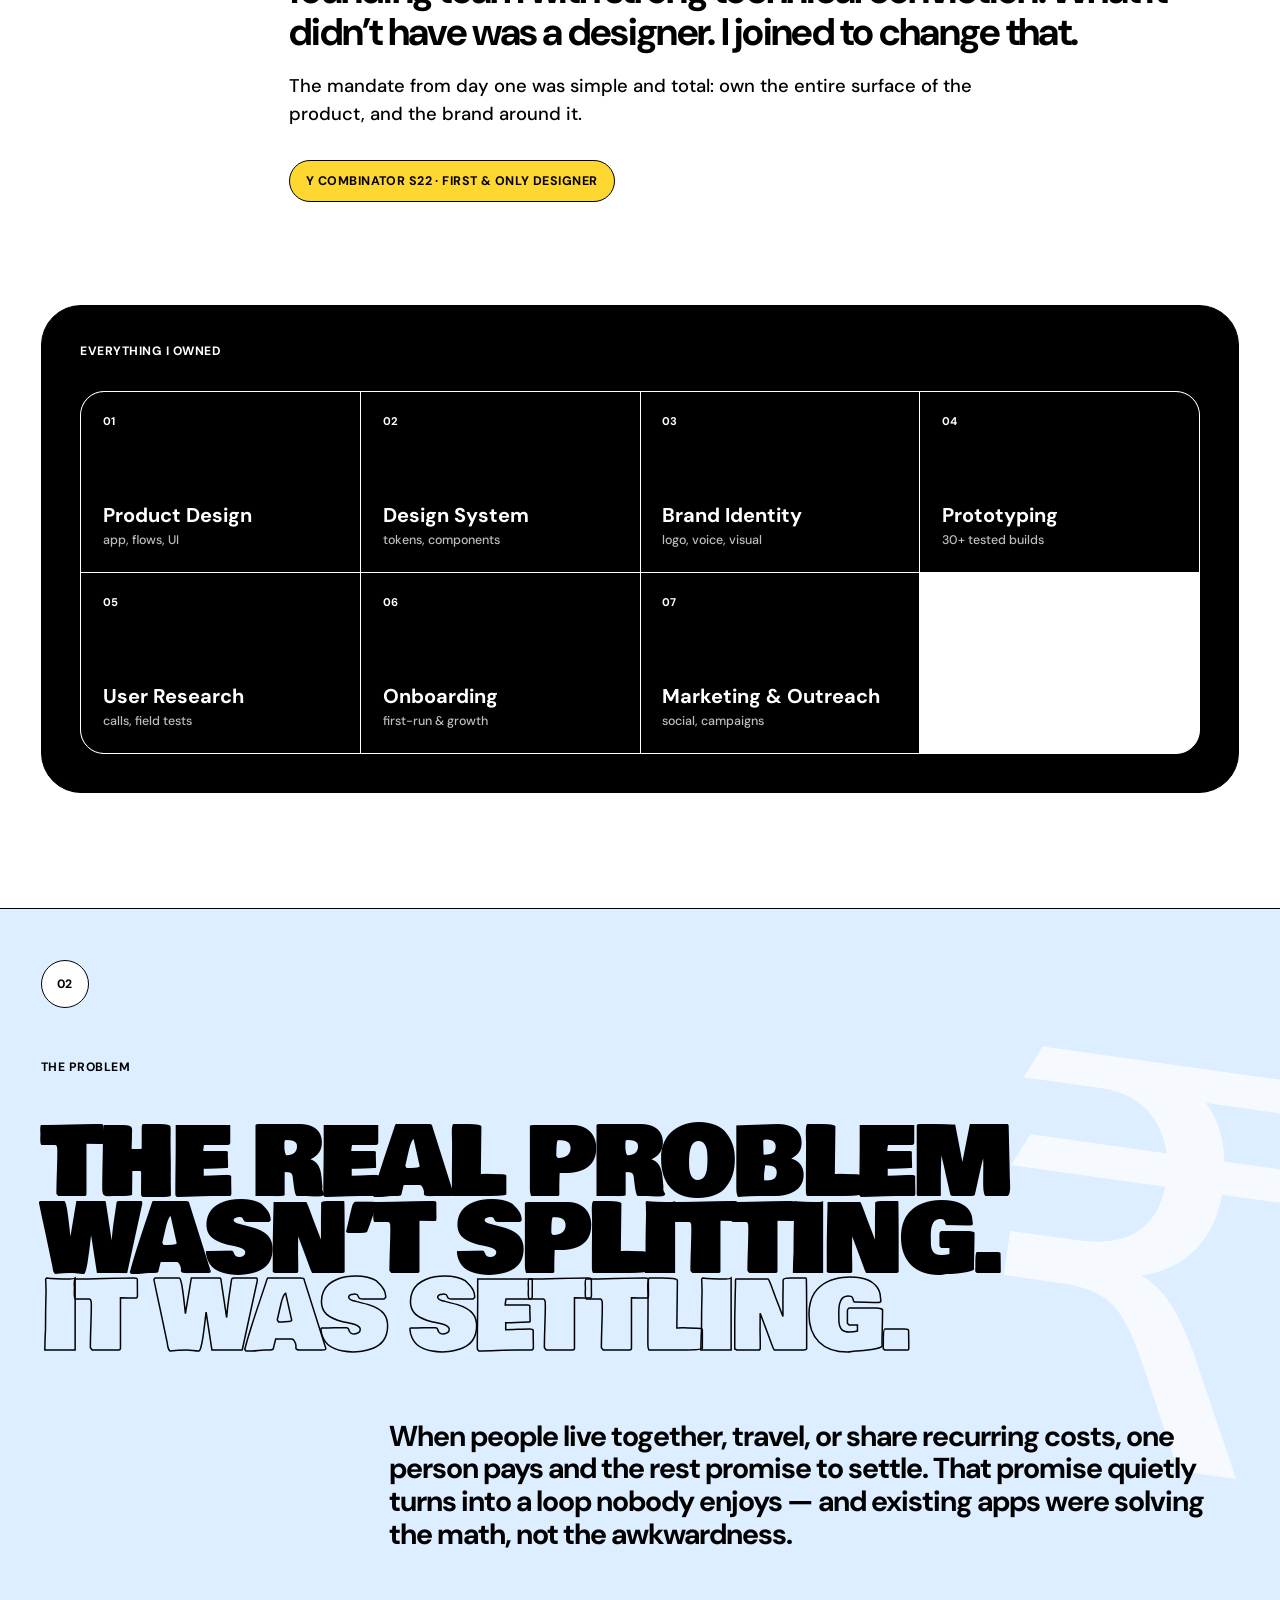
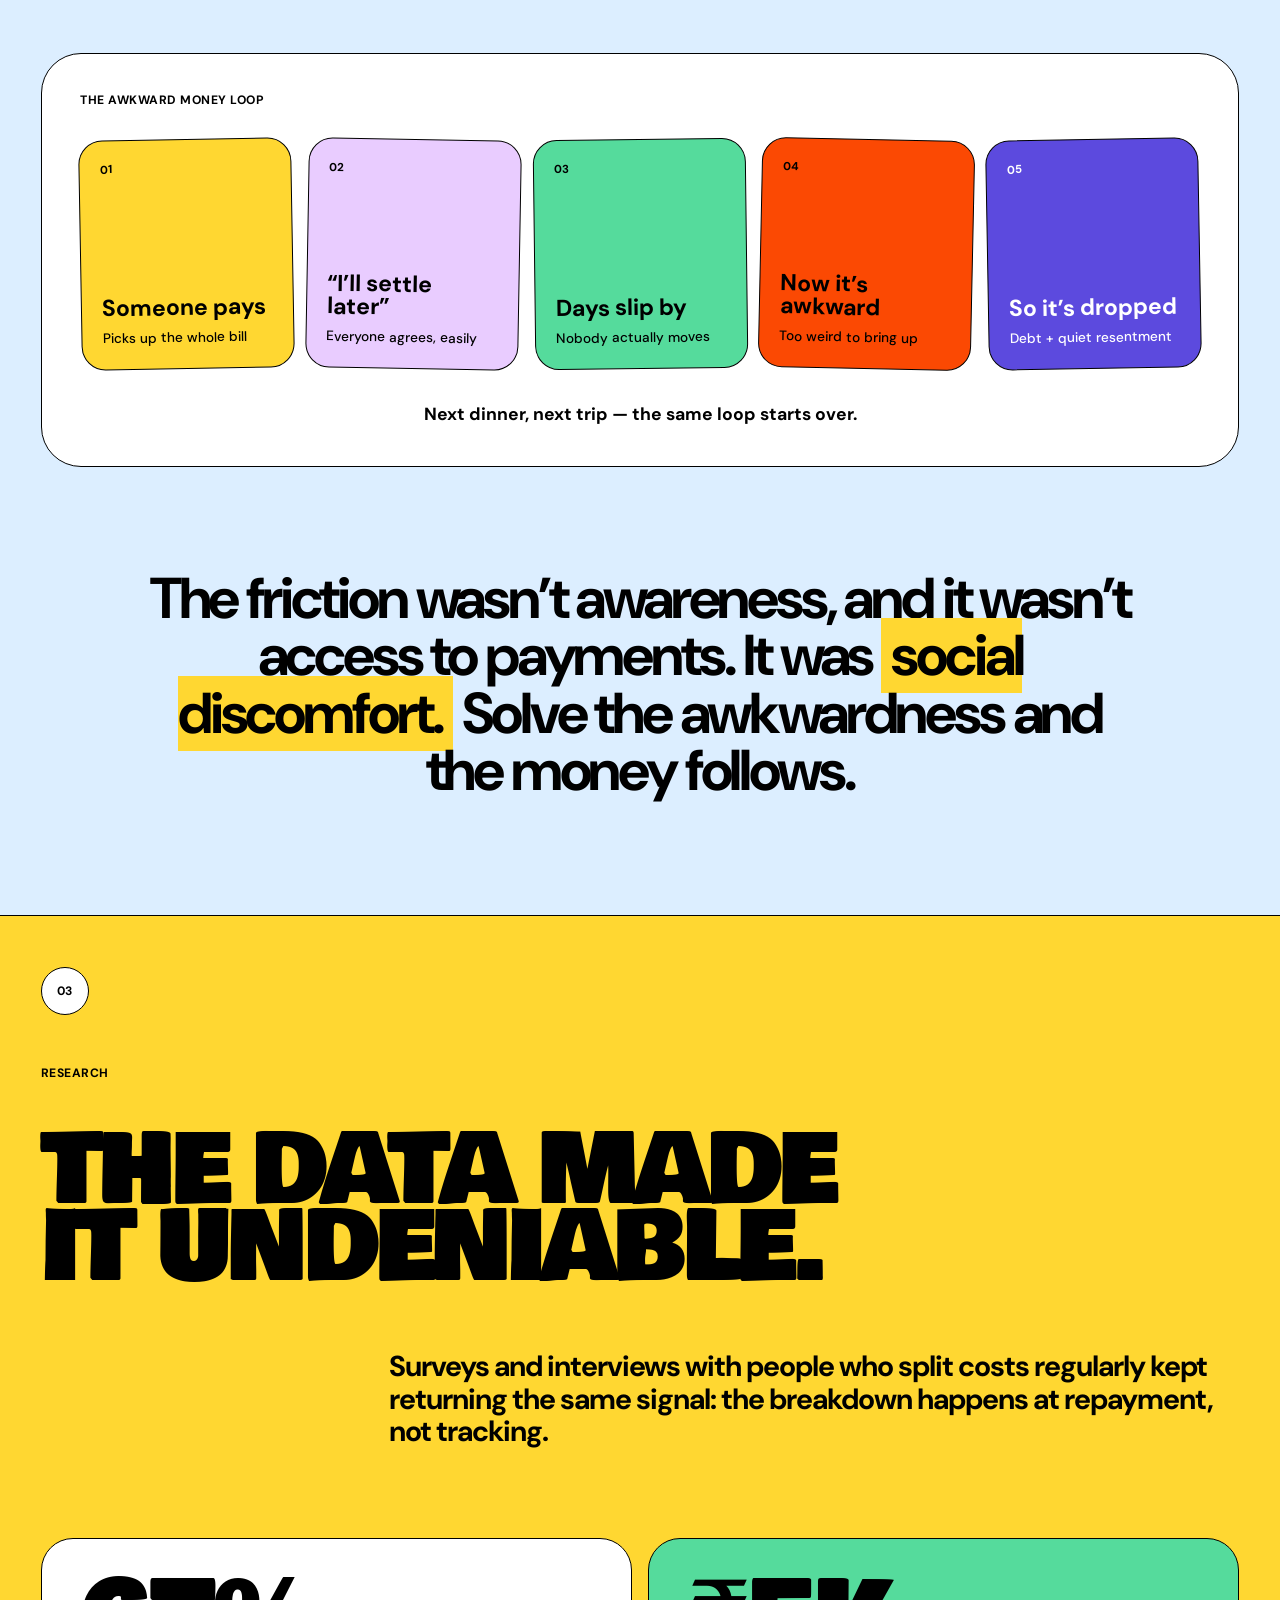
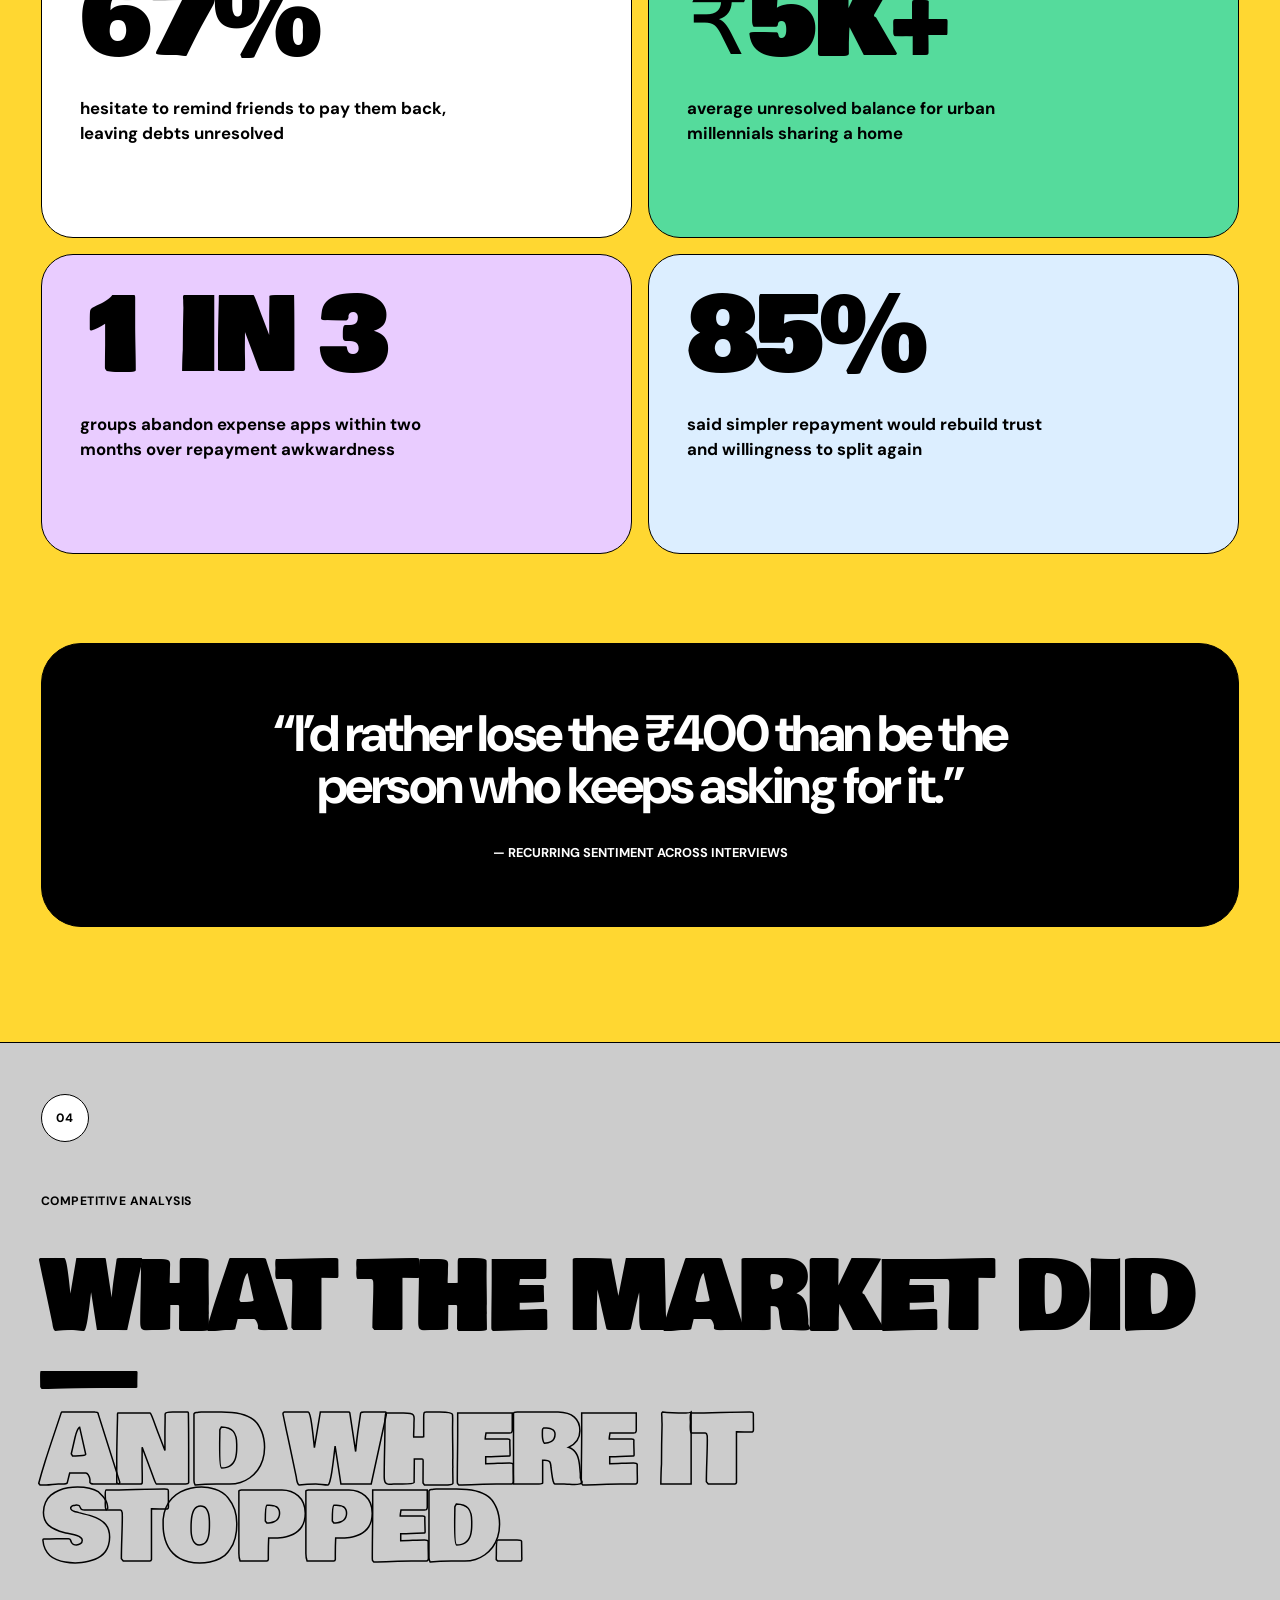
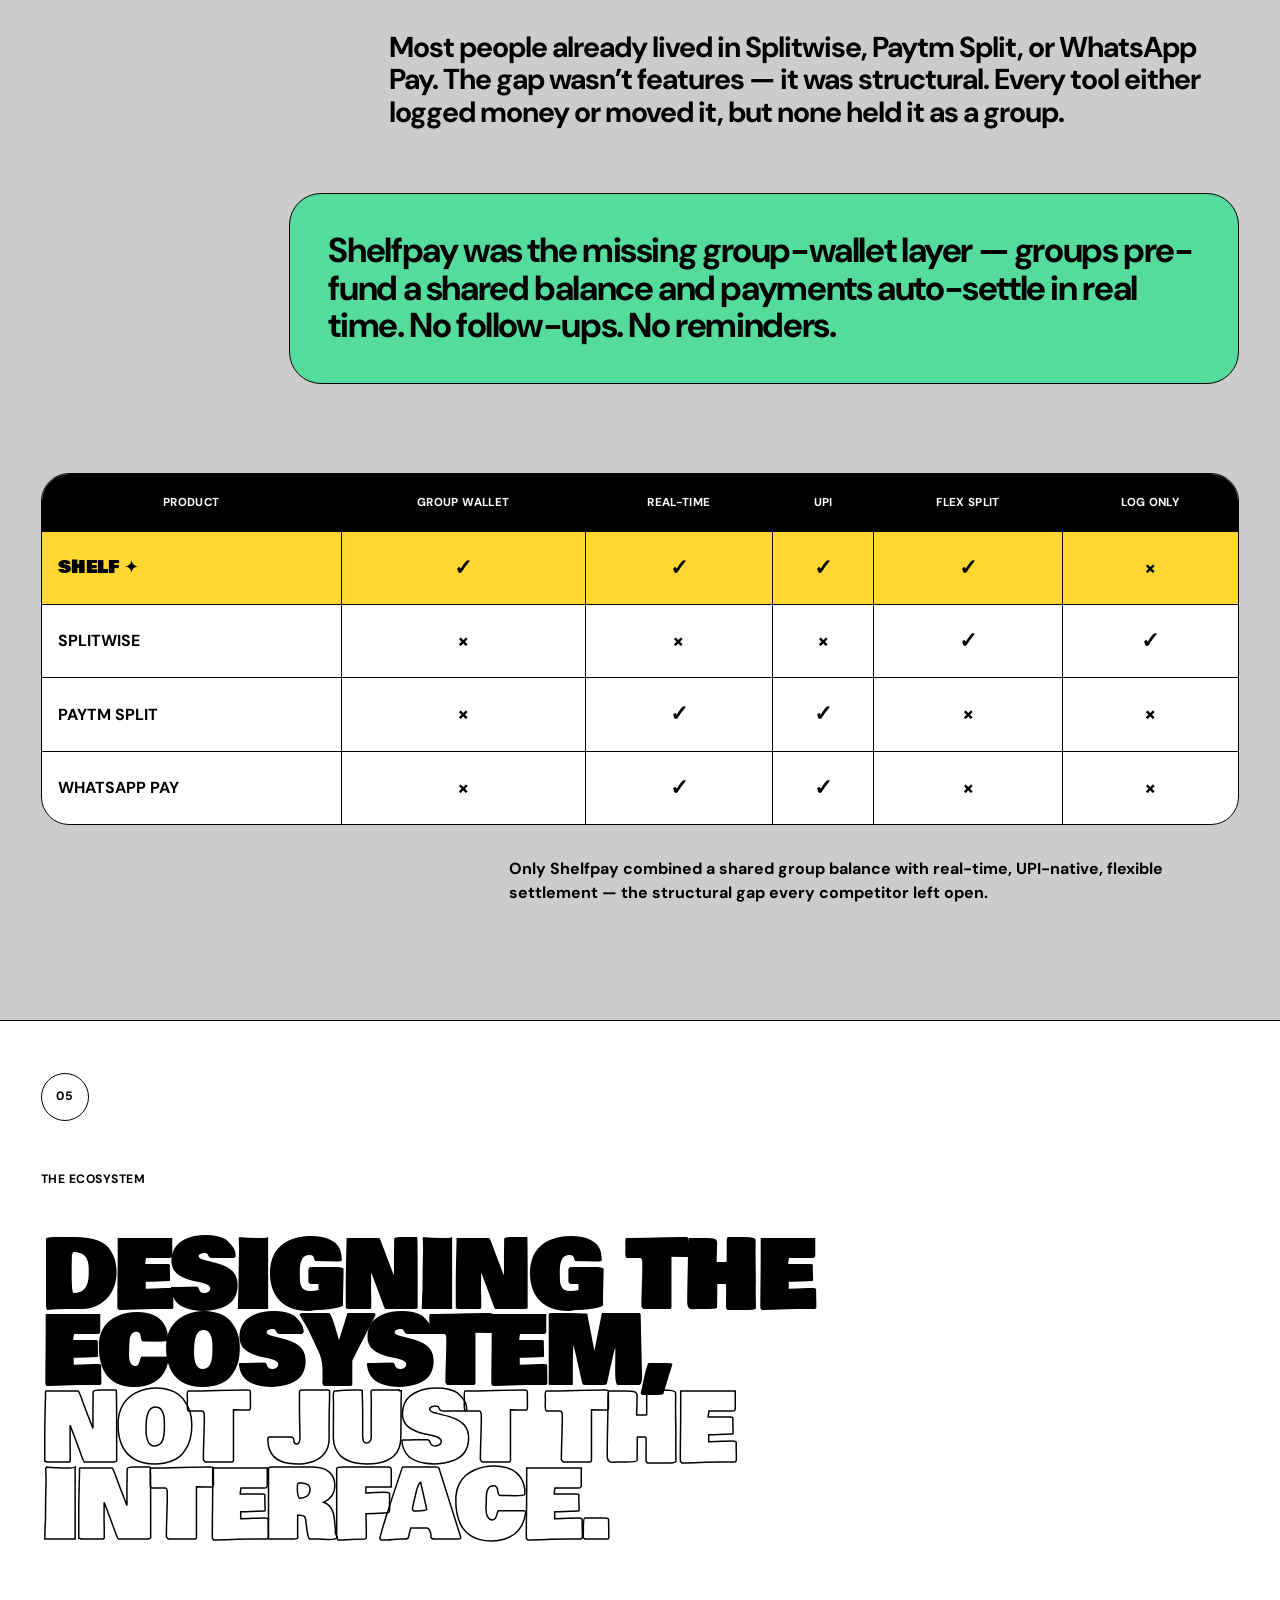
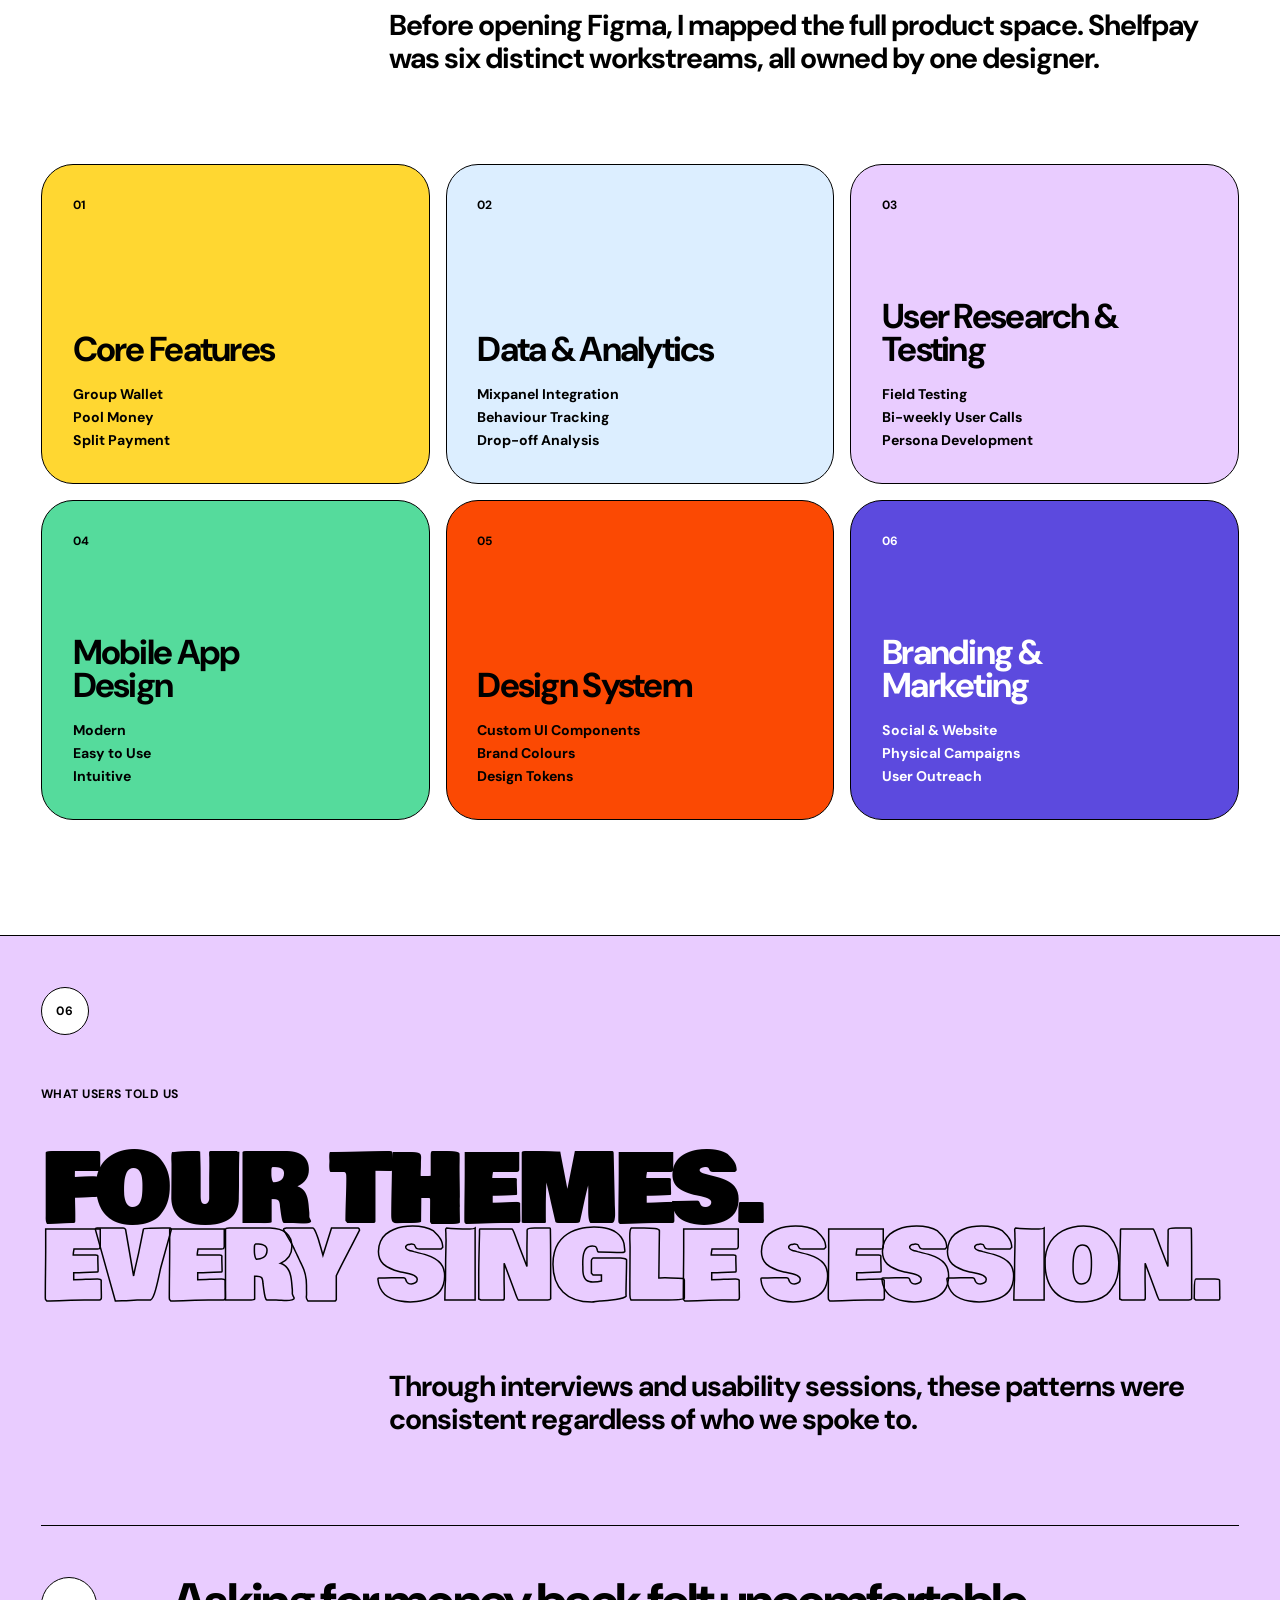
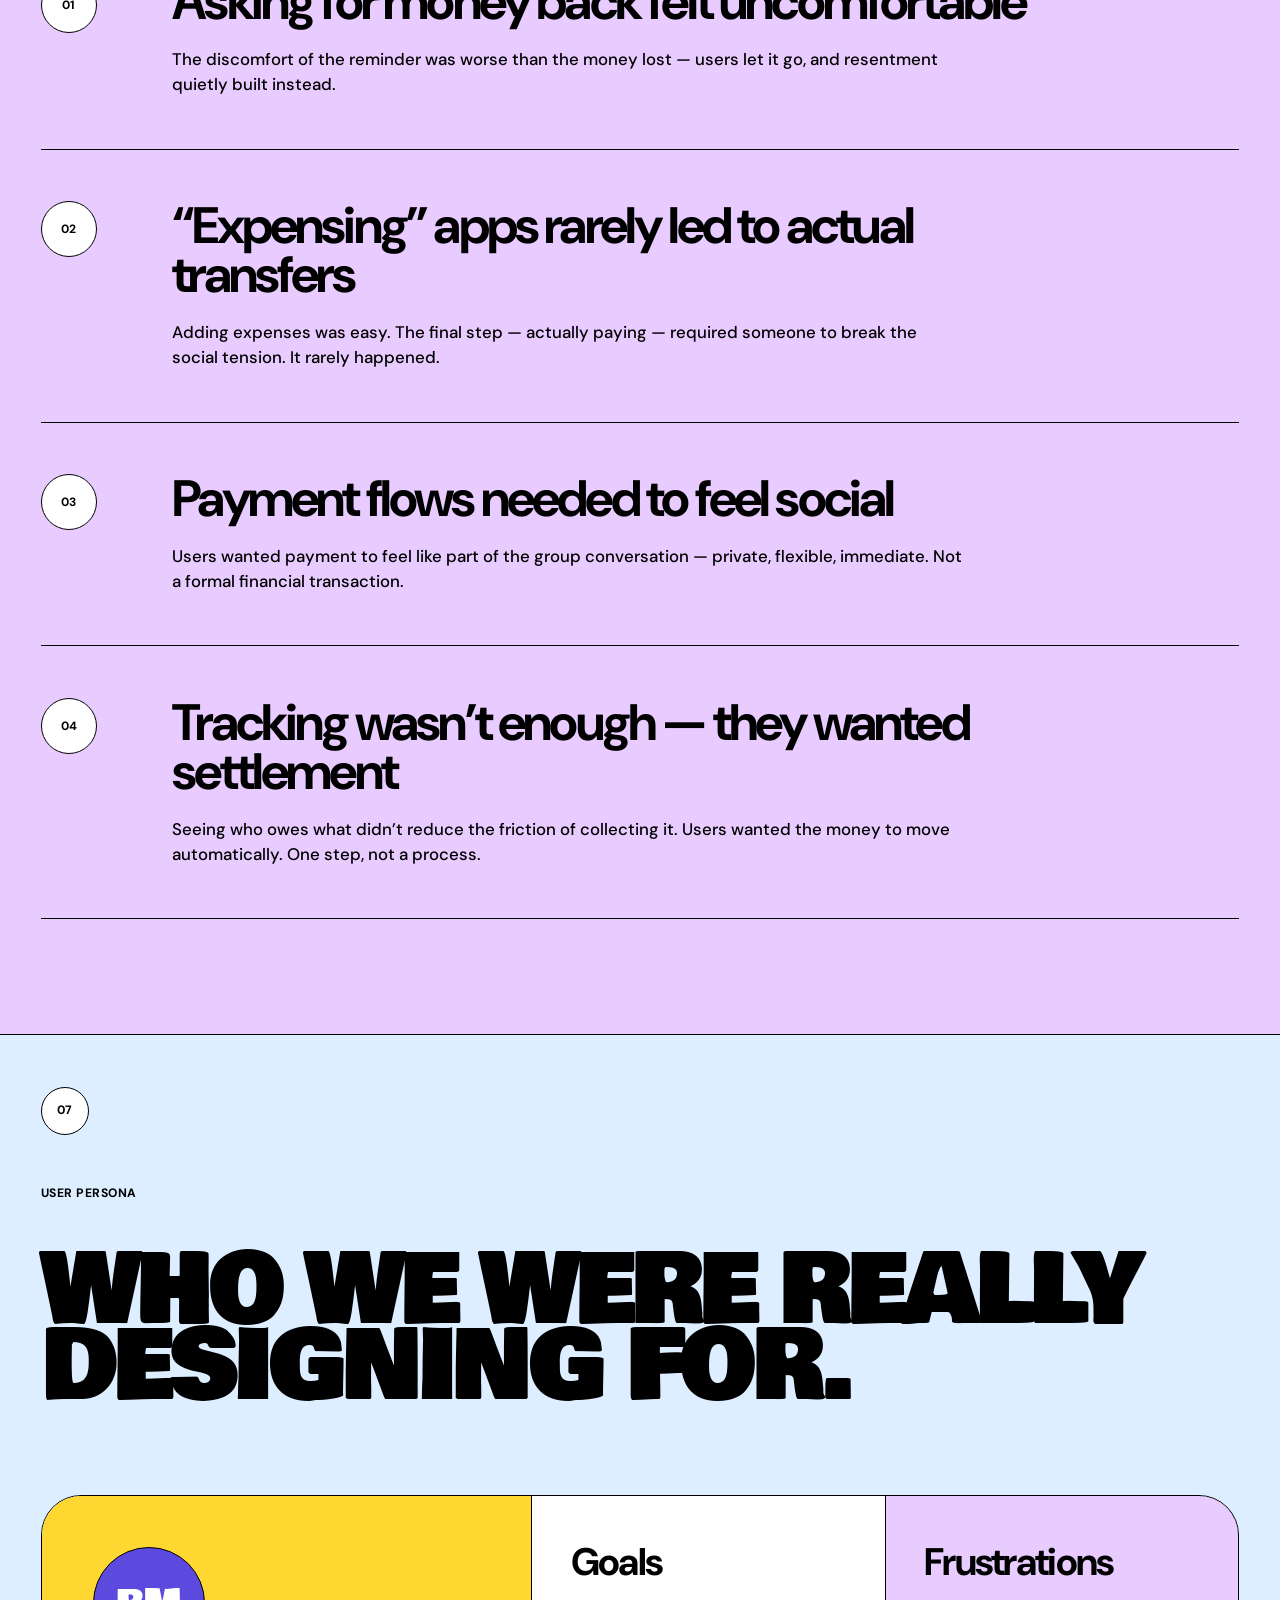
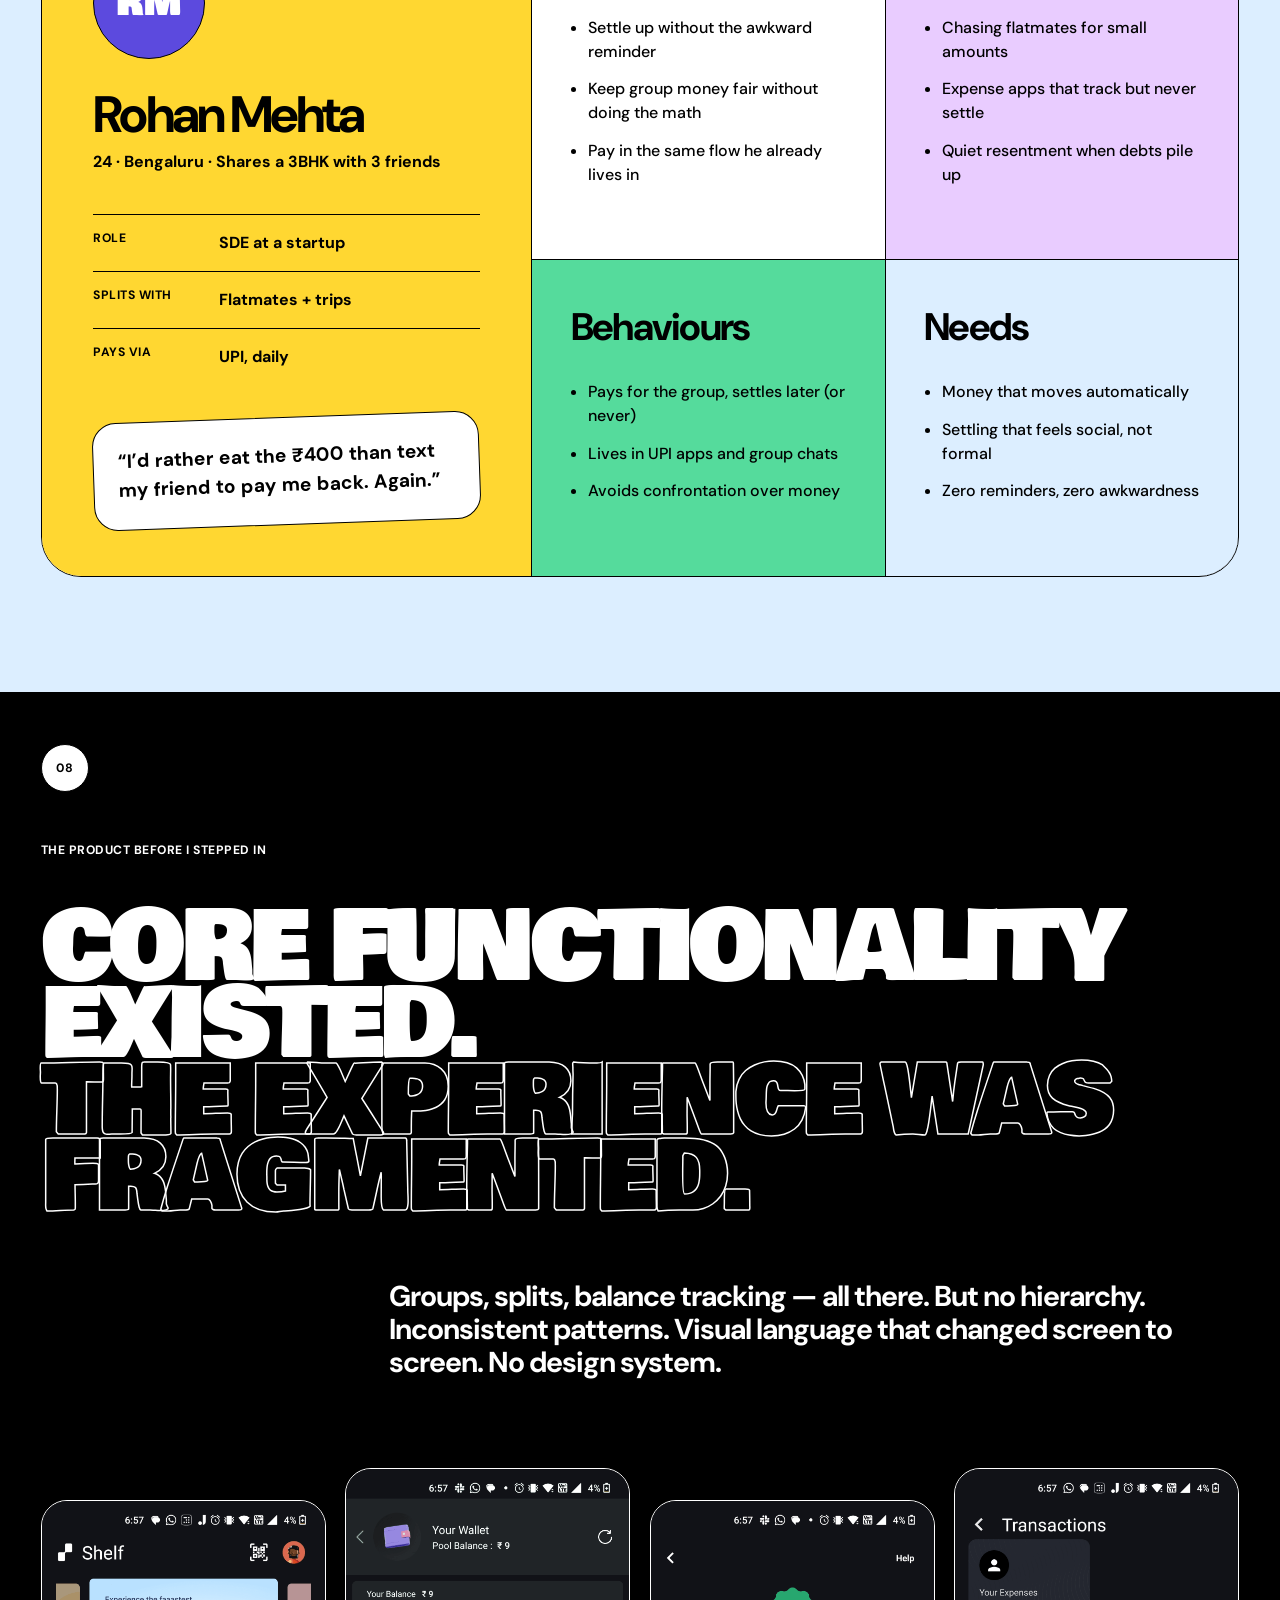
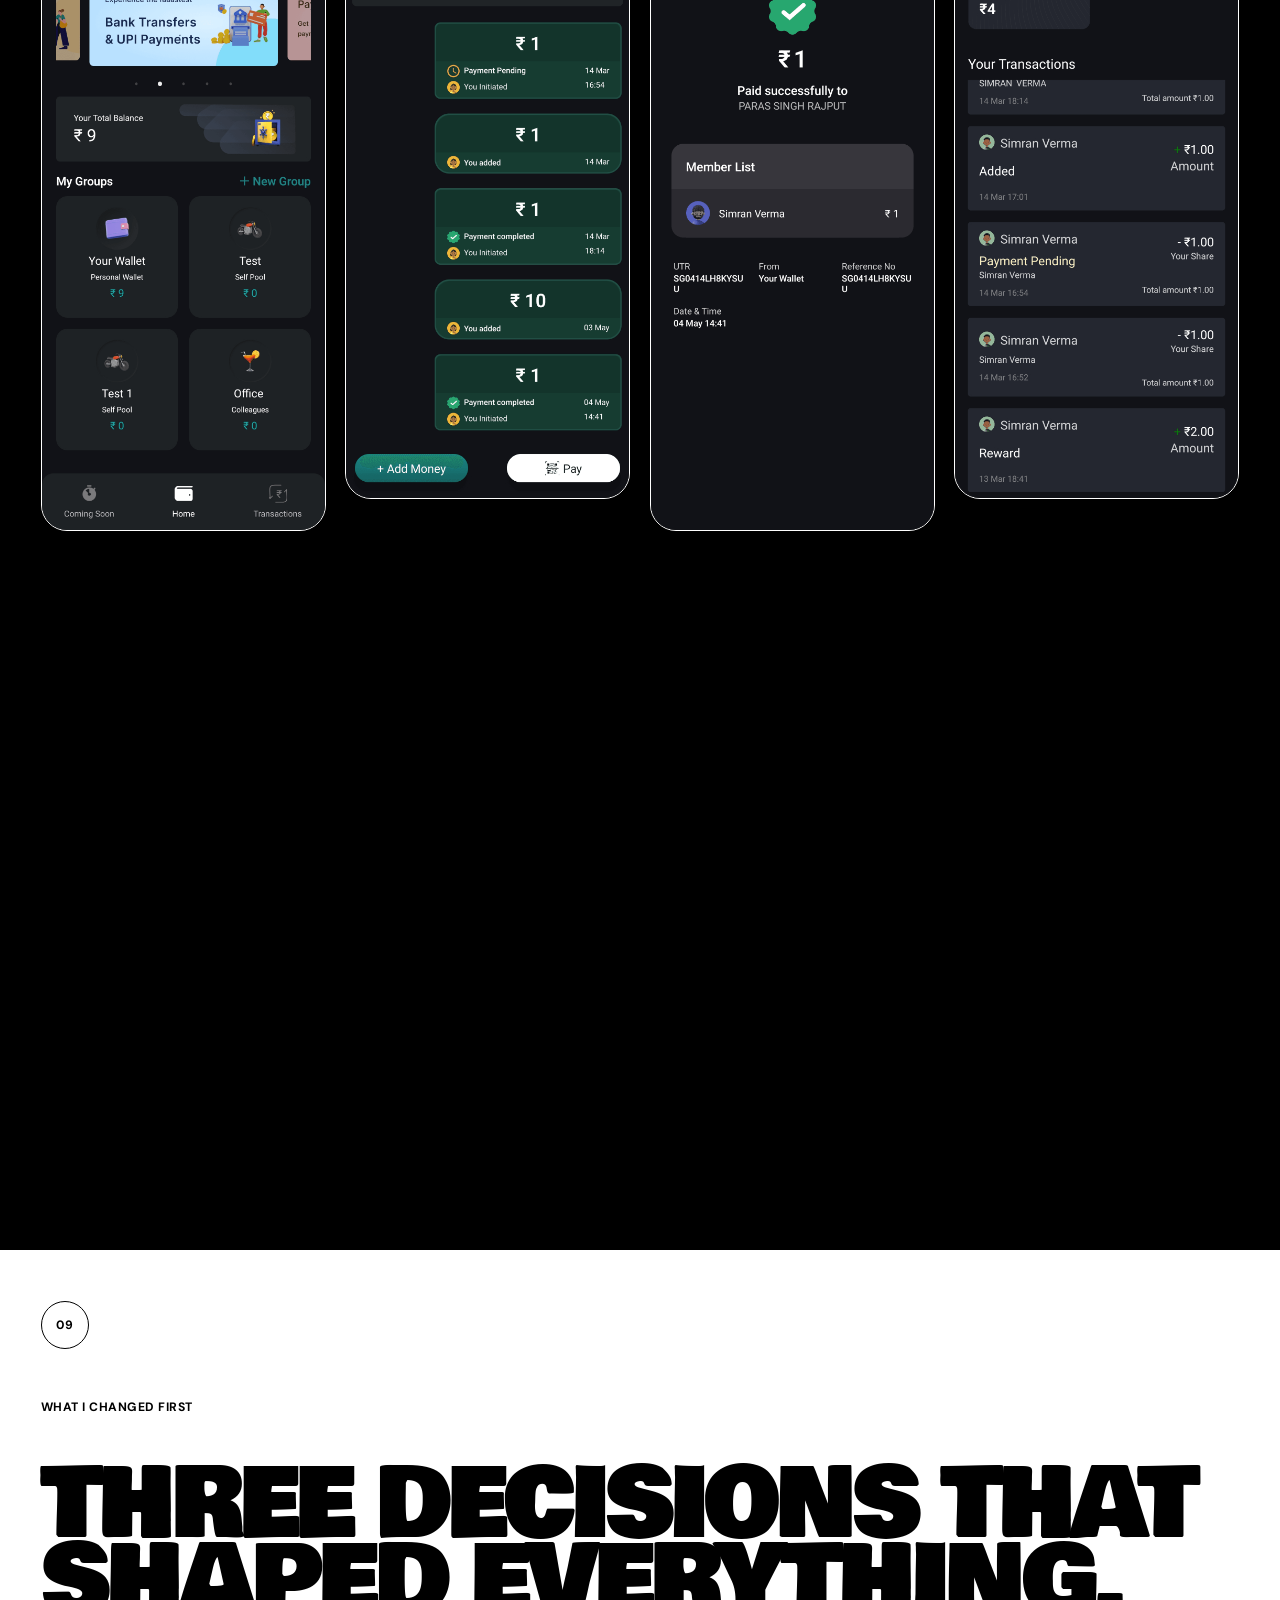
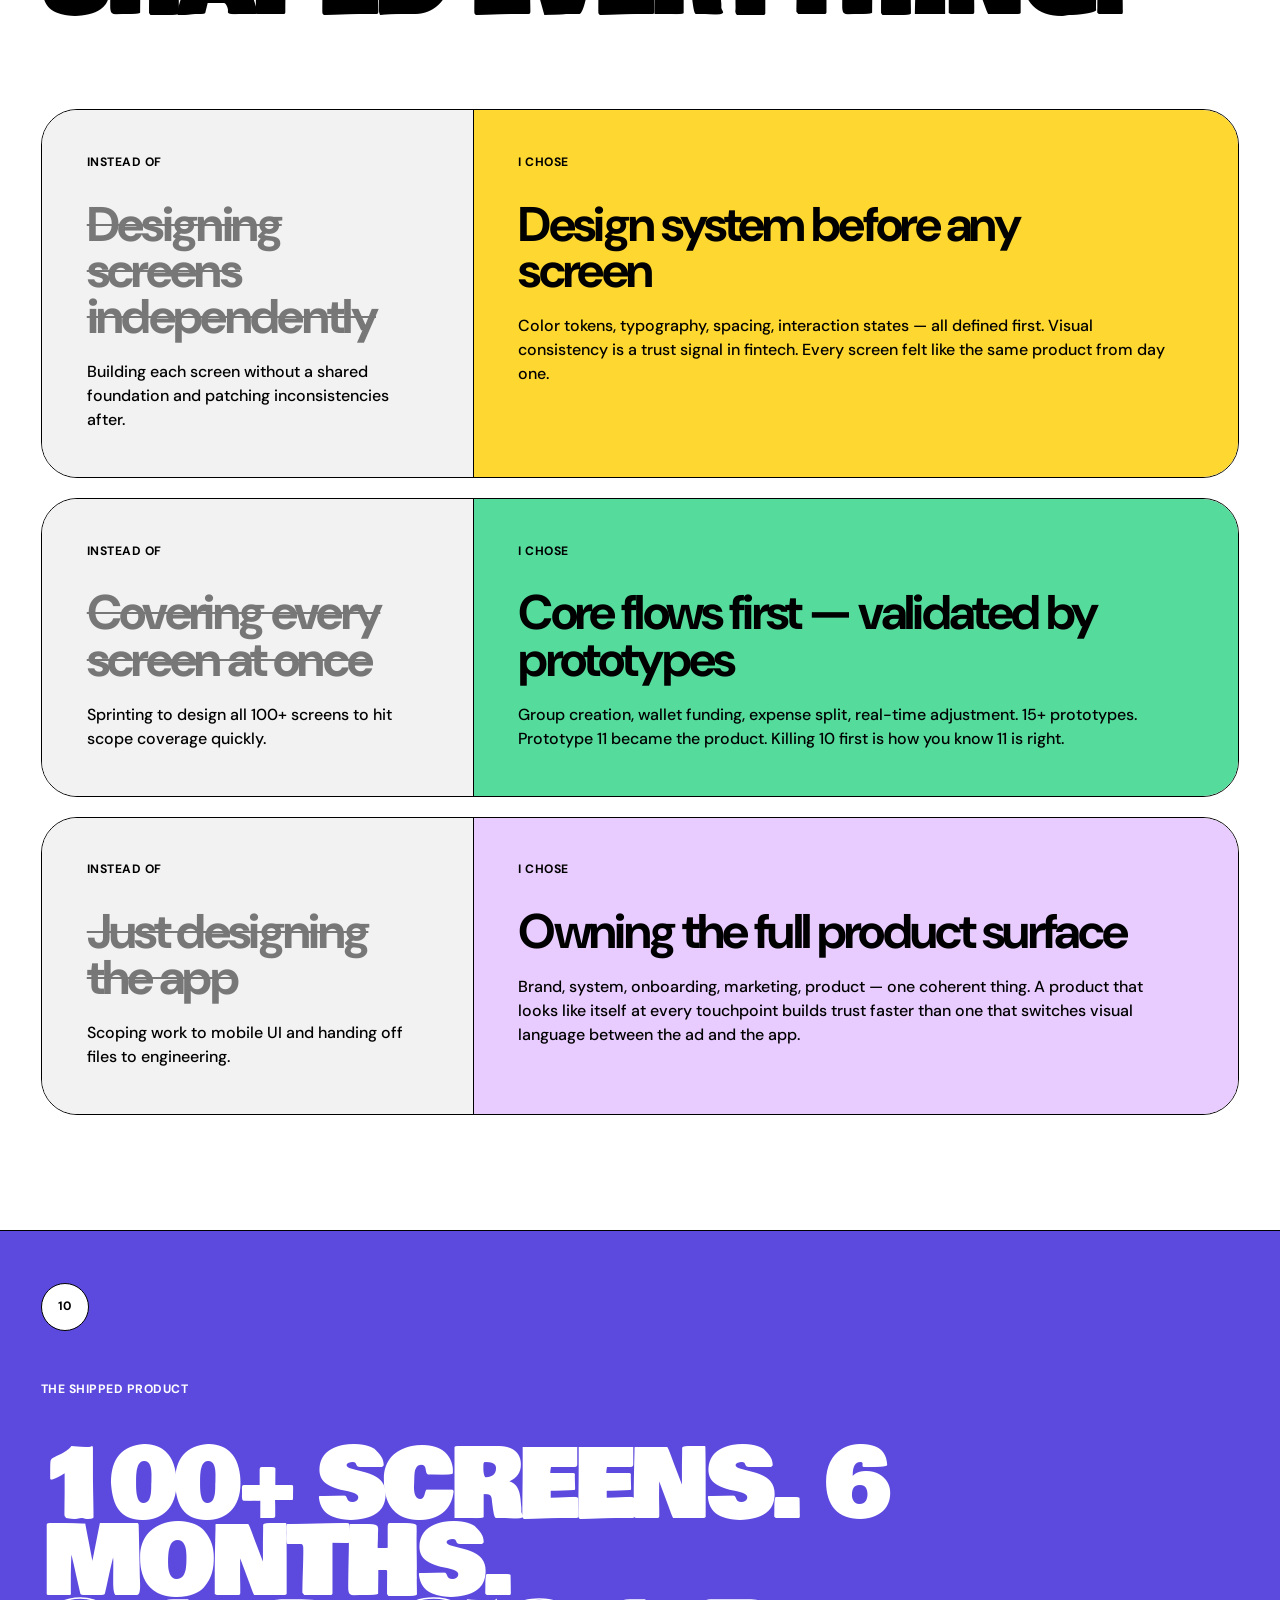
<file: shelfpay/index.html>
<!doctype html>
<html lang="en">
<head>
  <meta charset="utf-8">
  <meta name="viewport" content="width=device-width, initial-scale=1">
  <meta name="description" content="Shelfpay case study — rebuilding how groups handle shared money in real time.">
  <link rel="canonical" href="https://simranv.com/shelfpay/">
  <meta property="og:type" content="website">
  <meta property="og:site_name" content="Simran Verma — Product Designer">
  <meta property="og:title" content="Shelfpay — Simran Verma">
  <meta property="og:description" content="Shelfpay case study — rebuilding how groups handle shared money in real time.">
  <meta property="og:url" content="https://simranv.com/shelfpay/">
  <meta property="og:image" content="https://simranv.com/assets/social-preview.png">
  <meta property="og:image:width" content="1200">
  <meta property="og:image:height" content="630">
  <meta property="og:image:alt" content="Simran Verma — Product Designer">
  <meta name="twitter:card" content="summary_large_image">
  <meta name="twitter:title" content="Shelfpay — Simran Verma">
  <meta name="twitter:description" content="Shelfpay case study — rebuilding how groups handle shared money in real time.">
  <meta name="twitter:image" content="https://simranv.com/assets/social-preview.png">
  <meta name="twitter:image:alt" content="Simran Verma — Product Designer">
  <meta name="theme-color" content="#ffd731">
  <title>Shelfpay — Simran Verma</title>
  <link rel="preconnect" href="https://fonts.googleapis.com">
  <link rel="preconnect" href="https://fonts.gstatic.com" crossorigin>
  <link href="https://fonts.googleapis.com/css2?family=Bowlby+One+SC&family=DM+Sans:opsz,wght@9..40,500;9..40,700&display=swap" rel="stylesheet">
  <link rel="icon" href="/assets/favicon.svg" type="image/svg+xml">
  <link rel="icon" href="/assets/favicon-32x32.png" type="image/png" sizes="32x32">
  <link rel="apple-touch-icon" href="/assets/apple-touch-icon.png">
  <link rel="stylesheet" href="styles.css">
</head>
<body>
  <a class="skip-link" href="#case-study">Skip to case study</a>
  <div class="progress" aria-hidden="true"><span></span></div>

  <div class="case-marquee" aria-hidden="true">
    <div class="case-marquee-track">
      <span>SHELFPAY · FINTECH · Y COMBINATOR S22 · FOUNDING PRODUCT DESIGNER ·</span>
      <span>SHELFPAY · FINTECH · Y COMBINATOR S22 · FOUNDING PRODUCT DESIGNER ·</span>
    </div>
  </div>

  <header class="topbar">
    <a class="brand pill" href="../" aria-label="Simran Verma, home">SV</a>
    <a class="pill back-link" href="../#work">← Back to work</a>
    <a class="primary-pill" href="mailto:simranvermaa9@gmail.com">Say hello ↗</a>
  </header>

  <main id="case-study">
    <section class="case-hero" aria-labelledby="case-title">
      <div class="hero-meta">
        <p class="eyebrow">FINTECH · Y COMBINATOR S22</p>
        <p class="hero-role">Founding Product Designer · Dec 2022 – Jun 2023</p>
      </div>
      <h1 id="case-title">SHELF<span>PAY.</span></h1>
      <div class="hero-copy">
        <p>Rebuilding how groups handle shared money — in real time.</p>
        <a class="outline-pill" href="#brief">Read the case study ↓</a>
      </div>
      <figure class="hero-product">
        <img src="../assets/shelfpay.webp" alt="Shelfpay mobile product screens" fetchpriority="high">
      </figure>
      <div class="hero-sticker sticker-one">0 → 5K<br>USERS</div>
      <div class="hero-sticker sticker-two">30+<br>PROTOTYPES</div>
      <div class="hero-sticker sticker-three">YC<br>S22</div>
      <div class="metric-strip" aria-label="Project outcomes">
        <div><strong>80%</strong><span>Day-1 retention</span></div>
        <div><strong>5K</strong><span>Users, 6 months</span></div>
        <div><strong>60%</strong><span>Payment completion lift</span></div>
        <div><strong>30+</strong><span>Prototypes tested</span></div>
      </div>
    </section>

    <nav class="jump-nav" aria-label="Case study sections">
      <span>JUMP TO</span>
      <a href="#problem">Problem</a>
      <a href="#research">Research</a>
      <a href="#decisions">Decisions</a>
      <a href="#product">Product</a>
      <a href="#outcome">Outcome</a>
    </nav>

    <section class="case-section brief" id="brief" aria-labelledby="brief-title">
      <div class="section-number">01</div>
      <div class="section-heading reveal">
        <p class="eyebrow">THE BRIEF</p>
        <h2 id="brief-title">FIRST DESIGNER<br>IN THE DOOR.</h2>
      </div>
      <div class="brief-intro reveal">
        <p class="lead">Shelfpay (YC S22) had a live product, a clear vision, and a founding team with strong technical conviction. What it didn’t have was a designer. I joined to change that.</p>
        <p>The mandate from day one was simple and total: own the entire surface of the product, and the brand around it.</p>
        <span class="context-pill">Y Combinator S22 · First & only designer</span>
      </div>
      <div class="ownership reveal">
        <p class="eyebrow">EVERYTHING I OWNED</p>
        <ul>
          <li><span>01</span><strong>Product Design</strong><small>app, flows, UI</small></li>
          <li><span>02</span><strong>Design System</strong><small>tokens, components</small></li>
          <li><span>03</span><strong>Brand Identity</strong><small>logo, voice, visual</small></li>
          <li><span>04</span><strong>Prototyping</strong><small>30+ tested builds</small></li>
          <li><span>05</span><strong>User Research</strong><small>calls, field tests</small></li>
          <li><span>06</span><strong>Onboarding</strong><small>first-run & growth</small></li>
          <li><span>07</span><strong>Marketing & Outreach</strong><small>social, campaigns</small></li>
        </ul>
      </div>
    </section>

    <section class="case-section problem" id="problem" aria-labelledby="problem-title">
      <div class="section-number">02</div>
      <div class="section-heading reveal">
        <p class="eyebrow">THE PROBLEM</p>
        <h2 id="problem-title">THE REAL PROBLEM WASN’T SPLITTING.<br><span>IT WAS SETTLING.</span></h2>
      </div>
      <p class="section-lead reveal">When people live together, travel, or share recurring costs, one person pays and the rest promise to settle. That promise quietly turns into a loop nobody enjoys — and existing apps were solving the math, not the awkwardness.</p>
      <div class="loop-wrap reveal">
        <p class="eyebrow">THE AWKWARD MONEY LOOP</p>
        <ol class="money-loop">
          <li><span>01</span><strong>Someone pays</strong><p>Picks up the whole bill</p></li>
          <li><span>02</span><strong>“I’ll settle later”</strong><p>Everyone agrees, easily</p></li>
          <li><span>03</span><strong>Days slip by</strong><p>Nobody actually moves</p></li>
          <li><span>04</span><strong>Now it’s awkward</strong><p>Too weird to bring up</p></li>
          <li><span>05</span><strong>So it’s dropped</strong><p>Debt + quiet resentment</p></li>
        </ol>
        <p class="loop-note">Next dinner, next trip — the same loop starts over.</p>
      </div>
      <p class="thesis reveal">The friction wasn’t awareness, and it wasn’t access to payments. It was <mark>social discomfort.</mark> Solve the awkwardness and the money follows.</p>
    </section>

    <section class="case-section research" id="research" aria-labelledby="research-title">
      <div class="section-number">03</div>
      <div class="section-heading reveal">
        <p class="eyebrow">RESEARCH</p>
        <h2 id="research-title">THE DATA MADE<br>IT UNDENIABLE.</h2>
      </div>
      <p class="section-lead reveal">Surveys and interviews with people who split costs regularly kept returning the same signal: the breakdown happens at repayment, not tracking.</p>
      <div class="research-grid reveal">
        <article><strong>67%</strong><p>hesitate to remind friends to pay them back, leaving debts unresolved</p></article>
        <article><strong>₹5K+</strong><p>average unresolved balance for urban millennials sharing a home</p></article>
        <article><strong>1 IN 3</strong><p>groups abandon expense apps within two months over repayment awkwardness</p></article>
        <article><strong>85%</strong><p>said simpler repayment would rebuild trust and willingness to split again</p></article>
      </div>
      <blockquote class="research-quote reveal">
        <p>“I’d rather lose the ₹400 than be the person who keeps asking for it.”</p>
        <cite>— recurring sentiment across interviews</cite>
      </blockquote>
    </section>

    <section class="case-section competition" aria-labelledby="competition-title">
      <div class="section-number">04</div>
      <div class="section-heading reveal">
        <p class="eyebrow">COMPETITIVE ANALYSIS</p>
        <h2 id="competition-title">WHAT THE MARKET DID —<br><span>AND WHERE IT STOPPED.</span></h2>
      </div>
      <p class="section-lead reveal">Most people already lived in Splitwise, Paytm Split, or WhatsApp Pay. The gap wasn’t features — it was structural. Every tool either logged money or moved it, but none held it as a group.</p>
      <div class="market-gap reveal">
        <p>Shelfpay was the missing <strong>group-wallet layer</strong> — groups pre-fund a shared balance and payments auto-settle in real time. No follow-ups. No reminders.</p>
      </div>
      <div class="comparison-wrap reveal">
        <table>
          <thead>
            <tr><th>PRODUCT</th><th>GROUP WALLET</th><th>REAL-TIME</th><th>UPI</th><th>FLEX SPLIT</th><th>LOG ONLY</th></tr>
          </thead>
          <tbody>
            <tr class="shelf-row"><th>SHELF ✦</th><td>✓</td><td>✓</td><td>✓</td><td>✓</td><td>×</td></tr>
            <tr><th>SPLITWISE</th><td>×</td><td>×</td><td>×</td><td>✓</td><td>✓</td></tr>
            <tr><th>PAYTM SPLIT</th><td>×</td><td>✓</td><td>✓</td><td>×</td><td>×</td></tr>
            <tr><th>WHATSAPP PAY</th><td>×</td><td>✓</td><td>✓</td><td>×</td><td>×</td></tr>
          </tbody>
        </table>
      </div>
      <p class="table-note reveal">Only Shelfpay combined a shared group balance with real-time, UPI-native, flexible settlement — the structural gap every competitor left open.</p>
    </section>

    <section class="case-section ecosystem" aria-labelledby="ecosystem-title">
      <div class="section-number">05</div>
      <div class="section-heading reveal">
        <p class="eyebrow">THE ECOSYSTEM</p>
        <h2 id="ecosystem-title">DESIGNING THE ECOSYSTEM,<br><span>NOT JUST THE INTERFACE.</span></h2>
      </div>
      <p class="section-lead reveal">Before opening Figma, I mapped the full product space. Shelfpay was six distinct workstreams, all owned by one designer.</p>
      <div class="ecosystem-grid reveal">
        <article><span>01</span><h3>Core Features</h3><p>Group Wallet<br>Pool Money<br>Split Payment</p></article>
        <article><span>02</span><h3>Data & Analytics</h3><p>Mixpanel Integration<br>Behaviour Tracking<br>Drop-off Analysis</p></article>
        <article><span>03</span><h3>User Research & Testing</h3><p>Field Testing<br>Bi-weekly User Calls<br>Persona Development</p></article>
        <article><span>04</span><h3>Mobile App Design</h3><p>Modern<br>Easy to Use<br>Intuitive</p></article>
        <article><span>05</span><h3>Design System</h3><p>Custom UI Components<br>Brand Colours<br>Design Tokens</p></article>
        <article><span>06</span><h3>Branding & Marketing</h3><p>Social & Website<br>Physical Campaigns<br>User Outreach</p></article>
      </div>
    </section>

    <section class="case-section themes" aria-labelledby="themes-title">
      <div class="section-number">06</div>
      <div class="section-heading reveal">
        <p class="eyebrow">WHAT USERS TOLD US</p>
        <h2 id="themes-title">FOUR THEMES.<br><span>EVERY SINGLE SESSION.</span></h2>
      </div>
      <p class="section-lead reveal">Through interviews and usability sessions, these patterns were consistent regardless of who we spoke to.</p>
      <div class="themes-list reveal">
        <article><span>01</span><div><h3>Asking for money back felt uncomfortable</h3><p>The discomfort of the reminder was worse than the money lost — users let it go, and resentment quietly built instead.</p></div></article>
        <article><span>02</span><div><h3>“Expensing” apps rarely led to actual transfers</h3><p>Adding expenses was easy. The final step — actually paying — required someone to break the social tension. It rarely happened.</p></div></article>
        <article><span>03</span><div><h3>Payment flows needed to feel social</h3><p>Users wanted payment to feel like part of the group conversation — private, flexible, immediate. Not a formal financial transaction.</p></div></article>
        <article><span>04</span><div><h3>Tracking wasn’t enough — they wanted settlement</h3><p>Seeing who owes what didn’t reduce the friction of collecting it. Users wanted the money to move automatically. One step, not a process.</p></div></article>
      </div>
    </section>

    <section class="case-section persona" aria-labelledby="persona-title">
      <div class="section-number">07</div>
      <div class="section-heading reveal">
        <p class="eyebrow">USER PERSONA</p>
        <h2 id="persona-title">WHO WE WERE REALLY<br>DESIGNING FOR.</h2>
      </div>
      <div class="persona-board reveal">
        <div class="persona-id">
          <div class="avatar" aria-hidden="true">RM</div>
          <div><h3>Rohan Mehta</h3><p>24 · Bengaluru · Shares a 3BHK with 3 friends</p></div>
          <dl>
            <div><dt>ROLE</dt><dd>SDE at a startup</dd></div>
            <div><dt>SPLITS WITH</dt><dd>Flatmates + trips</dd></div>
            <div><dt>PAYS VIA</dt><dd>UPI, daily</dd></div>
          </dl>
          <blockquote>“I’d rather eat the ₹400 than text my friend to pay me back. Again.”</blockquote>
        </div>
        <div class="persona-details">
          <article><h3>Goals</h3><ul><li>Settle up without the awkward reminder</li><li>Keep group money fair without doing the math</li><li>Pay in the same flow he already lives in</li></ul></article>
          <article><h3>Frustrations</h3><ul><li>Chasing flatmates for small amounts</li><li>Expense apps that track but never settle</li><li>Quiet resentment when debts pile up</li></ul></article>
          <article><h3>Behaviours</h3><ul><li>Pays for the group, settles later (or never)</li><li>Lives in UPI apps and group chats</li><li>Avoids confrontation over money</li></ul></article>
          <article><h3>Needs</h3><ul><li>Money that moves automatically</li><li>Settling that feels social, not formal</li><li>Zero reminders, zero awkwardness</li></ul></article>
        </div>
      </div>
    </section>

    <section class="case-section before" aria-labelledby="before-title">
      <div class="section-number">08</div>
      <div class="section-heading reveal">
        <p class="eyebrow">THE PRODUCT BEFORE I STEPPED IN</p>
        <h2 id="before-title">CORE FUNCTIONALITY EXISTED.<br><span>THE EXPERIENCE WAS FRAGMENTED.</span></h2>
      </div>
      <p class="section-lead reveal">Groups, splits, balance tracking — all there. But no hierarchy. Inconsistent patterns. Visual language that changed screen to screen. No design system.</p>
      <div class="before-gallery reveal">
        <figure><img src="../assets/shelfpay/before-1.png" alt="Shelfpay interface before the redesign: home screen" loading="lazy"></figure>
        <figure><img src="../assets/shelfpay/before-2.png" alt="Shelfpay interface before the redesign: wallet history" loading="lazy"></figure>
        <figure><img src="../assets/shelfpay/before-3.png" alt="Shelfpay interface before the redesign: payment detail" loading="lazy"></figure>
        <figure><img src="../assets/shelfpay/before-4.png" alt="Shelfpay interface before the redesign: transactions" loading="lazy"></figure>
      </div>
      <blockquote class="before-quote reveal">“In usability sessions, I noticed hesitation before every primary action. That pause is expensive in fintech.”</blockquote>
      <ul class="issue-list reveal">
        <li>Flows required too much cognitive effort</li>
        <li>Important actions weren’t visually prioritized</li>
        <li>States weren’t clearly differentiated</li>
        <li>No system-level coherence</li>
        <li>Patterns relearned on every screen</li>
        <li>Hesitation before every primary action</li>
      </ul>
    </section>

    <section class="case-section decisions" id="decisions" aria-labelledby="decisions-title">
      <div class="section-number">09</div>
      <div class="section-heading reveal">
        <p class="eyebrow">WHAT I CHANGED FIRST</p>
        <h2 id="decisions-title">THREE DECISIONS THAT<br>SHAPED EVERYTHING.</h2>
      </div>
      <div class="decision-stack">
        <article class="decision reveal">
          <div class="instead"><p class="eyebrow">INSTEAD OF</p><h3>Designing screens independently</h3><p>Building each screen without a shared foundation and patching inconsistencies after.</p></div>
          <div class="choice"><p class="eyebrow">I CHOSE</p><h3>Design system before any screen</h3><p>Color tokens, typography, spacing, interaction states — all defined first. Visual consistency is a trust signal in fintech. Every screen felt like the same product from day one.</p></div>
        </article>
        <article class="decision reveal">
          <div class="instead"><p class="eyebrow">INSTEAD OF</p><h3>Covering every screen at once</h3><p>Sprinting to design all 100+ screens to hit scope coverage quickly.</p></div>
          <div class="choice"><p class="eyebrow">I CHOSE</p><h3>Core flows first — validated by prototypes</h3><p>Group creation, wallet funding, expense split, real-time adjustment. 15+ prototypes. Prototype 11 became the product. Killing 10 first is how you know 11 is right.</p></div>
        </article>
        <article class="decision reveal">
          <div class="instead"><p class="eyebrow">INSTEAD OF</p><h3>Just designing the app</h3><p>Scoping work to mobile UI and handing off files to engineering.</p></div>
          <div class="choice"><p class="eyebrow">I CHOSE</p><h3>Owning the full product surface</h3><p>Brand, system, onboarding, marketing, product — one coherent thing. A product that looks like itself at every touchpoint builds trust faster than one that switches visual language between the ad and the app.</p></div>
        </article>
      </div>
    </section>

    <section class="case-section product" id="product" aria-labelledby="product-title">
      <div class="section-number">10</div>
      <div class="section-heading reveal">
        <p class="eyebrow">THE SHIPPED PRODUCT</p>
        <h2 id="product-title">100+ SCREENS. 6 MONTHS.<br><span>ONE DESIGNER.</span></h2>
      </div>
      <div class="product-showcase reveal">
        <figure class="phone phone-one"><img src="../assets/shelfpay/payment.png" alt="Shelfpay home and wallet screen" loading="lazy"></figure>
        <figure class="phone phone-two"><img src="../assets/shelfpay/transactions.png" alt="Shelfpay payment confirmation screen" loading="lazy"></figure>
        <figure class="phone phone-three"><img src="../assets/shelfpay/wallet.png" alt="Shelfpay group wallet screen" loading="lazy"></figure>
        <figure class="phone phone-four"><img src="../assets/shelfpay/home.png" alt="Shelfpay refer and earn screen" loading="lazy"></figure>
      </div>
      <div class="product-features reveal">
        <article><span>01</span><h3>Home & Wallet</h3><p>Opens on balance and group access — what a user needs the moment they open the app. Primary action always visible without scrolling.</p></article>
        <article><span>02</span><h3>Split & Pay</h3><p>Split equally, by amount, or by share — all within the same screen as confirmation. No context switches.</p></article>
        <article><span>03</span><h3>Transaction History</h3><p>Every transaction shows initiator, share, and settlement status. No ambiguity. No reason to chase anyone.</p></article>
      </div>
      <div class="otp-stage reveal">
        <div><p class="eyebrow">ONE COHERENT PRODUCT</p><p>Brand, system, onboarding, marketing, product — one coherent thing.</p></div>
        <figure><img src="../assets/shelfpay/otp.png" alt="Shelfpay OTP onboarding screen" loading="lazy"></figure>
      </div>
    </section>

    <section class="case-section reflection" aria-labelledby="reflection-title">
      <div class="section-number">11</div>
      <div class="section-heading reveal">
        <p class="eyebrow">REFLECTION</p>
        <h2 id="reflection-title"><span class="reflection-line">WHAT I LEARNED</span><span class="reflection-line">DOING THIS.</span></h2>
      </div>
      <div class="reflection-grid reveal">
        <article><span>01</span><h3>Map before you build</h3><p>Taking a week to map the full product space felt slow. It saved weeks. Every screen was faster to design because the system was already defined.</p></article>
        <article><span>02</span><h3>In fintech, perception is the product</h3><p>Users don’t analyze whether the interface is well-designed. They feel whether it’s trustworthy. That feeling is built through every micro-decision, simultaneously.</p></article>
        <article><span>03</span><h3>Kill prototypes fast</h3><p>Prototype 11 became the product. The other 10 weren’t waste — they were how we knew 11 was right. Test assumptions cheaply. Kill them faster than you build them.</p></article>
      </div>
    </section>

    <section class="case-section outcome" id="outcome" aria-labelledby="outcome-title">
      <div class="section-number">12</div>
      <div class="section-heading reveal">
        <p class="eyebrow">OUTCOME</p>
        <h2 id="outcome-title">0 TO 5,000 USERS.<br><span>SIX MONTHS.</span></h2>
      </div>
      <div class="outcome-grid reveal">
        <article><strong>80%</strong><p>Day-1 retention at launch</p></article>
        <article><strong>60%</strong><p>Lift in payment completion rate</p></article>
        <article><strong>4.7/5</strong><p>User satisfaction score</p></article>
        <article><strong>100+</strong><p>Screens designed across the full product</p></article>
      </div>
      <div class="case-next reveal">
        <p>Back to the portfolio</p>
        <a href="../#work">See selected work <span>→</span></a>
      </div>
    </section>
  </main>

  <footer>
    <p>© 2026 SIMRAN VERMA</p>
    <a href="#case-study">BACK TO TOP ↑</a>
  </footer>

  <script src="../script.js"></script>
</body>
</html>
</file>
<file: styles.css>
:root {
  --carbon: #000000;
  --paper: #ffffff;
  --sky: #dceeff;
  --concrete: #cccccc;
  --mist: #e9e9e9;
  --blue: #4da2ff;
  --mint: #55db9c;
  --lavender: #e9ccff;
  --ember: #fb4903;
  --sun: #ffd731;
  --violet: #5c4ade;
  --display: "Bowlby One SC", "Arial Black", sans-serif;
  --body: "DM Sans", Inter, Arial, sans-serif;
  --line: 1px solid var(--carbon);
  --card-radius: 32px;
  --page-pad: clamp(1.25rem, 3.2vw, 3.5rem);
}

* {
  box-sizing: border-box;
}

html {
  scroll-behavior: smooth;
  scroll-padding-top: 6.5rem;
}

body {
  margin: 0;
  overflow-x: hidden;
  background: var(--paper);
  color: var(--carbon);
  font-family: var(--body);
  font-size: 16px;
  font-weight: 500;
  line-height: 1.45;
  text-rendering: optimizeLegibility;
}

a {
  color: inherit;
  text-decoration: none;
}

img {
  display: block;
  width: 100%;
}

h1,
h2,
h3,
p,
figure,
dl,
dd,
ol,
ul {
  margin: 0;
}

.skip-link {
  position: fixed;
  z-index: 999;
  top: 0.75rem;
  left: 0.75rem;
  padding: 0.7rem 1rem;
  border: var(--line);
  border-radius: 999px;
  background: var(--sun);
  font-weight: 700;
  transform: translateY(-160%);
}

.skip-link:focus {
  transform: translateY(0);
}

.progress {
  position: fixed;
  z-index: 300;
  inset: 0 0 auto;
  height: 4px;
  pointer-events: none;
}

.progress span {
  display: block;
  width: 100%;
  height: 100%;
  background: var(--ember);
  transform: scaleX(0);
  transform-origin: left;
}

.marquee {
  overflow: hidden;
  border-bottom: var(--line);
  background: var(--carbon);
  color: var(--paper);
}

.marquee-track {
  display: flex;
  width: max-content;
  animation: marquee 23s linear infinite;
}

.marquee-track span {
  padding: 0.5rem 0;
  font-size: 0.75rem;
  font-weight: 700;
  letter-spacing: 0.032em;
  white-space: nowrap;
}

@keyframes marquee {
  to {
    transform: translateX(-50%);
  }
}

.topbar {
  position: sticky;
  z-index: 200;
  top: 0;
  display: grid;
  grid-template-columns: 1fr auto 1fr;
  align-items: center;
  min-height: 78px;
  padding: 0.75rem var(--page-pad);
  border-bottom: var(--line);
  background: rgba(220, 238, 255, 0.94);
  backdrop-filter: blur(10px);
}

.brand {
  justify-self: start;
  width: 46px;
  height: 46px;
  padding: 0;
  font-size: 0.9rem;
}

.nav-pills {
  display: flex;
  justify-content: center;
  gap: 0.25rem;
}

.topbar > .primary-pill {
  justify-self: end;
}

.pill,
.outline-pill,
.primary-pill,
.about-tags span {
  display: inline-flex;
  min-height: 42px;
  align-items: center;
  justify-content: center;
  padding: 0.65rem 1rem;
  border: var(--line);
  border-radius: 999px;
  font-size: 0.82rem;
  font-weight: 700;
  letter-spacing: 0.03em;
  line-height: 1;
  text-transform: uppercase;
  transition: color 180ms ease, background-color 180ms ease, transform 180ms ease;
}

.pill,
.outline-pill {
  background: var(--paper);
}

.primary-pill {
  background: var(--carbon);
  color: var(--paper);
}

.pill:hover,
.outline-pill:hover,
.pill:focus-visible,
.outline-pill:focus-visible,
.primary-pill:hover,
.primary-pill:focus-visible {
  transform: translateY(-2px);
}

.pill:hover,
.pill:focus-visible,
.outline-pill:hover,
.outline-pill:focus-visible {
  background: var(--sun);
}

.primary-pill:hover,
.primary-pill:focus-visible {
  background: var(--violet);
}

a:focus-visible {
  outline: 3px solid var(--ember);
  outline-offset: 3px;
}

.eyebrow,
.project header,
.project dt,
.about-gallery figcaption,
.footer-bottom {
  font-size: 0.78rem;
  font-weight: 700;
  letter-spacing: 0.032em;
  line-height: 1.2;
  text-transform: uppercase;
}

.hero,
.work,
.quests,
.why,
.about,
footer {
  position: relative;
  isolation: isolate;
}

.hero {
  display: flex;
  min-height: calc(100svh - 108px);
  flex-direction: column;
  justify-content: center;
  overflow: hidden;
  padding: clamp(3rem, 5vh, 4.5rem) var(--page-pad) 2rem;
  background: var(--sky);
}

.hero-eyebrow {
  position: relative;
  z-index: 3;
  width: fit-content;
  margin: 0 auto clamp(1.5rem, 2.5vw, 2.5rem);
  padding: 0.65rem 0.9rem;
  border: var(--line);
  border-radius: 999px;
  background: var(--paper);
}

.hero h1,
.section-poster h2,
.quests-heading h2,
.why-heading h2,
.about-poster h2,
.footer-top h2 {
  font-family: var(--display);
  font-weight: 400;
  letter-spacing: -0.045em;
  line-height: 0.78;
  text-transform: uppercase;
}

.hero h1 {
  position: relative;
  z-index: 2;
  align-self: center;
  font-size: clamp(4.5rem, 10.5vw, 10.5rem);
  text-align: center;
}

.hero h1 span {
  color: var(--paper);
  -webkit-text-stroke: 2px var(--carbon);
}

.ribbon {
  position: absolute;
  z-index: 1;
  pointer-events: none;
  user-select: none;
}

.ribbon-hero {
  top: 38%;
  left: 50%;
  width: min(940px, 66vw);
  transform: translate(-50%, -50%) rotate(-3deg);
}

.hero-sticker,
.label-sticker {
  position: absolute;
  z-index: 4;
  display: grid;
  place-items: center;
  border: var(--line);
  font-size: 0.75rem;
  font-weight: 700;
  letter-spacing: 0.03em;
  line-height: 1.18;
  text-align: center;
  text-transform: uppercase;
}

.hero-sticker.sticker-yellow {
  top: 17%;
  left: 5%;
  width: 104px;
  height: 104px;
  border-radius: 50%;
  transform: rotate(-9deg);
}

/* Lives inside .hero-bottom so it always sits just above the CTA instead of
   being positioned by hero height (which made it collide with the button). */
.hero-sticker.sticker-violet {
  right: 0.5rem;
  bottom: calc(100% + 0.5rem);
  width: 118px;
  min-height: 86px;
  padding: 1rem;
  border-radius: 24px;
  transform: rotate(7deg);
}

.sticker-yellow {
  background: var(--sun);
}

.sticker-violet {
  background: var(--violet);
  color: var(--paper);
}

.hero-bottom {
  position: relative;
  z-index: 5;
  display: flex;
  align-items: flex-end;
  justify-content: space-between;
  gap: 2rem;
  margin-top: clamp(2rem, 3vw, 3rem);
}

.hero-bottom p {
  max-width: 20ch;
  font-size: clamp(1.25rem, 2vw, 2rem);
  font-weight: 700;
  letter-spacing: -0.02em;
  line-height: 1.05;
}

.work {
  padding: clamp(5rem, 8vw, 8rem) var(--page-pad);
  background: var(--paper);
}

.section-poster {
  position: relative;
  min-height: clamp(420px, 42vw, 580px);
  overflow: hidden;
}

.section-poster .eyebrow {
  position: relative;
  z-index: 3;
}

.section-poster h2 {
  position: relative;
  z-index: 2;
  margin-top: clamp(2rem, 3.5vw, 3.5rem);
  font-size: clamp(4.5rem, 10vw, 10rem);
}

.section-note {
  position: absolute;
  z-index: 4;
  right: 0;
  bottom: 5%;
  max-width: 30ch;
  padding: 1.25rem;
  border: var(--line);
  border-radius: 24px;
  background: var(--mint);
  font-size: clamp(1.05rem, 1.5vw, 1.35rem);
  font-weight: 700;
  transform: rotate(2deg);
}

.ribbon-work {
  top: 41%;
  right: -8%;
  width: min(880px, 61vw);
  transform: rotate(13deg);
}

.project-grid {
  display: grid;
  grid-template-columns: repeat(3, minmax(0, 1fr));
  gap: clamp(1rem, 1.6vw, 1.6rem);
}

.project {
  display: flex;
  min-width: 0;
  flex-direction: column;
  overflow: hidden;
  border: var(--line);
  border-radius: var(--card-radius);
}

.project-shelfpay {
  background: var(--sun);
}

.project-quartic {
  background: var(--mint);
}

.project-hilabs {
  background: var(--lavender);
}

.project header {
  display: flex;
  justify-content: space-between;
  gap: 1.25rem;
  padding: 1rem 1.25rem;
  border-bottom: var(--line);
}

.project h3 {
  display: flex;
  min-height: 178px;
  align-items: flex-start;
  padding: clamp(1.25rem, 1.8vw, 1.8rem) 1.5rem 0.8rem;
  font-size: clamp(2rem, 2.25vw, 2.6rem);
  letter-spacing: -0.045em;
  line-height: 0.98;
}

.project figure {
  margin: 0 1.25rem;
  overflow: hidden;
  border: var(--line);
  border-radius: 20px;
  background: var(--carbon);
}

.project figure img {
  aspect-ratio: 16 / 9;
  object-fit: cover;
  transition: transform 500ms cubic-bezier(0.22, 1, 0.36, 1);
}

.project:hover figure img {
  transform: scale(1.035);
}

.project-bottom {
  display: grid;
  gap: 1rem;
  margin-top: auto;
  padding: 1.25rem 1.5rem 1.4rem;
}

.project-bottom > p {
  font-weight: 700;
}

.project dl {
  display: flex;
  flex-wrap: wrap;
  justify-content: space-between;
  gap: 1rem;
  padding-top: 1.25rem;
  border-top: var(--line);
}

.project dt {
  margin-bottom: 0.35rem;
}

.project dd {
  font-family: var(--display);
  font-size: clamp(1.25rem, 1.65vw, 1.6rem);
  letter-spacing: -0.03em;
  line-height: 1;
}

.project-open {
  display: flex;
  align-items: center;
  justify-content: space-between;
  min-height: 48px;
  padding: 0.75rem 1rem;
  border: var(--line);
  border-radius: 999px;
  background: var(--paper);
  font-size: 0.78rem;
  font-weight: 700;
  letter-spacing: 0.03em;
  text-transform: uppercase;
  transition: background-color 180ms ease, color 180ms ease;
}

.project-open span {
  font-size: 1.2rem;
  transition: transform 180ms ease;
}

.project-open:hover,
.project-open:focus-visible {
  background: var(--carbon);
  color: var(--paper);
}

.project-open:hover span,
.project-open:focus-visible span {
  transform: translateX(0.3rem);
}

.quests {
  display: grid;
  grid-template-columns: minmax(300px, 0.62fr) minmax(0, 1.38fr);
  gap: clamp(2rem, 4vw, 4rem);
  padding: clamp(5rem, 8vw, 8rem) var(--page-pad);
  background: var(--concrete);
}

.quests-heading {
  position: sticky;
  top: 7rem;
  align-self: start;
  min-height: 430px;
  padding-top: 1rem;
}

.quests-heading h2 {
  margin-top: 2rem;
  font-size: clamp(4rem, 6.6vw, 7rem);
}

.quests-heading .label-sticker {
  position: relative;
  width: 170px;
  min-height: 64px;
  margin: 2.5rem 0 0 8%;
  border-radius: 999px;
  transform: rotate(-7deg);
}

.quest-card {
  display: grid;
  grid-column: 2;
  grid-template-columns: minmax(260px, 0.8fr) minmax(0, 1.2fr);
  gap: 2rem;
  align-items: center;
  min-height: 500px;
  padding: clamp(1.5rem, 2.5vw, 2.5rem);
  overflow: hidden;
  border: var(--line);
  border-radius: 40px;
}

.quest-venton {
  background: var(--sky);
}

.quest-redrop {
  background: var(--ember);
}

.quest-copy h3 {
  max-width: 11ch;
  margin: 2rem 0 1.5rem;
  font-size: clamp(2.5rem, 4.5vw, 5rem);
  letter-spacing: -0.055em;
  line-height: 0.93;
}

.quest-copy > p:not(.eyebrow) {
  max-width: 40ch;
  font-size: 1.05rem;
  font-weight: 700;
}

.quest-copy .outline-pill {
  margin-top: 2.5rem;
}

.quest-card figure {
  overflow: hidden;
  border: var(--line);
  border-radius: 28px;
}

.quest-card figure img {
  aspect-ratio: 4 / 3;
  object-fit: cover;
}

.why {
  display: grid;
  grid-template-columns: minmax(300px, 0.72fr) minmax(0, 1.28fr);
  gap: clamp(2rem, 6vw, 6rem);
  overflow: hidden;
  padding: clamp(6rem, 9vw, 10rem) var(--page-pad);
  background: var(--sky);
}

.why-heading {
  position: relative;
  z-index: 3;
  align-self: center;
}

.why-heading h2 {
  margin: 3rem 0 2rem;
  font-size: clamp(5.25rem, 8.5vw, 9rem);
}

.why-heading > p:last-child {
  max-width: 16ch;
  font-size: clamp(1.15rem, 1.6vw, 1.6rem);
  font-weight: 700;
  line-height: 1.1;
}

.ribbon-why {
  z-index: 1;
  top: 18%;
  left: -19%;
  width: min(900px, 68vw);
  transform: rotate(70deg);
}

.why-list {
  position: relative;
  z-index: 4;
  display: grid;
  gap: 1rem;
  padding: 0;
  list-style: none;
}

.why-list li {
  display: grid;
  grid-template-columns: 2.5rem minmax(0, 1fr);
  gap: 1rem;
  align-items: start;
  padding: clamp(1.5rem, 2.7vw, 2.75rem);
  border: var(--line);
  border-radius: 32px;
}

.why-list li:nth-child(even) {
  margin-left: 8%;
}

.why-list span {
  padding-top: 0.4rem;
  font-size: 0.78rem;
  font-weight: 700;
}

.why-list p {
  font-size: clamp(1.45rem, 2vw, 2.4rem);
  font-weight: 700;
  letter-spacing: -0.04em;
  line-height: 0.98;
}

.why-yellow {
  background: var(--sun);
  transform: rotate(-1deg);
}

.why-lavender {
  background: var(--lavender);
  transform: rotate(1deg);
}

.why-mint {
  background: var(--mint);
  transform: rotate(-0.6deg);
}

.why-orange {
  background: var(--ember);
  transform: rotate(0.8deg);
}

.about {
  padding: clamp(5rem, 8vw, 8rem) var(--page-pad);
  background: var(--lavender);
}

.about-board {
  position: relative;
  overflow: hidden;
  padding: clamp(2rem, 4vw, 4rem);
  border: var(--line);
  border-radius: 40px;
  background: var(--paper);
}

.about-poster {
  position: relative;
  display: grid;
  min-height: clamp(500px, 44vw, 650px);
  grid-template-columns: minmax(0, 1.05fr) minmax(340px, 0.95fr);
  gap: clamp(2rem, 4vw, 5rem);
  align-items: center;
}

.about-poster > .eyebrow {
  position: absolute;
  z-index: 5;
  top: 0;
  left: 0;
}

.about-poster h2 {
  position: relative;
  z-index: 3;
  font-size: clamp(4.25rem, 7vw, 7rem);
}

.ribbon-about {
  z-index: 2;
  top: 51%;
  left: 7%;
  width: min(780px, 55vw);
  transform: translateY(-50%) rotate(-10deg);
}

.about-story {
  position: relative;
  z-index: 5;
  padding: clamp(1.5rem, 2.5vw, 2.5rem);
  border: var(--line);
  border-radius: 40px;
  background: var(--lavender);
  transform: rotate(1.5deg);
}

.about-story > p {
  font-size: clamp(1.15rem, 1.7vw, 1.5rem);
  font-weight: 700;
  line-height: 1.28;
}

.about-tags {
  display: flex;
  flex-wrap: wrap;
  gap: 0.5rem;
  margin: 2rem 0;
}

.about-tags span {
  min-height: 38px;
  padding: 0.6rem 0.8rem;
  background: var(--paper);
  font-size: 0.72rem;
}

.about-gallery {
  position: relative;
  z-index: 6;
  display: grid;
  grid-auto-flow: dense;
  grid-auto-rows: 118px;
  grid-template-columns: repeat(12, minmax(0, 1fr));
  gap: clamp(0.75rem, 1.2vw, 1.25rem);
  margin-top: -1.5rem;
  padding: 0;
}

.about-gallery figure {
  display: flex;
  min-width: 0;
  grid-column: span 3;
  grid-row: span 2;
  flex-direction: column;
  overflow: hidden;
  border: var(--line);
  border-radius: 24px;
  background: var(--paper);
}

.about-gallery figure:nth-child(1),
.about-gallery figure:nth-child(5),
.about-gallery figure:nth-child(7) {
  grid-row: span 3;
}

.about-gallery figure:nth-child(2),
.about-gallery figure:nth-child(8) {
  transform: translateY(-1.25rem) rotate(-1.6deg);
}

.about-gallery figure:nth-child(4),
.about-gallery figure:nth-child(9) {
  transform: translateY(1rem) rotate(1.4deg);
}

.about-gallery figure:nth-child(1) {
  transform: translateY(-2.5rem) rotate(-1deg);
}

.about-gallery figure:nth-child(3) {
  transform: translateY(1.5rem) rotate(0.8deg);
}

.about-gallery img {
  min-height: 0;
  flex: 1;
  object-fit: cover;
}

.about-gallery figcaption {
  padding: 0.75rem 0.9rem;
  border-top: var(--line);
}

.about-gallery figure:nth-child(3n + 1) figcaption {
  background: var(--sun);
}

.about-gallery figure:nth-child(3n + 2) figcaption {
  background: var(--mint);
}

.about-gallery figure:nth-child(3n) figcaption {
  background: var(--sky);
}

.currently {
  display: grid;
  grid-template-columns: minmax(220px, 0.42fr) minmax(0, 1.58fr);
  gap: clamp(1rem, 2vw, 2rem);
  margin-top: clamp(3rem, 5vw, 5rem);
}

.currently-heading {
  padding: clamp(1.5rem, 2.5vw, 2.5rem);
  border: var(--line);
  border-radius: 40px;
  background: var(--carbon);
  color: var(--paper);
  transform: rotate(-1deg);
}

.currently-heading h3 {
  margin-top: 2.5rem;
  font-family: var(--display);
  font-size: clamp(2.15rem, 2.5vw, 2.55rem);
  font-weight: 400;
  letter-spacing: -0.045em;
  line-height: 0.8;
}

.currently ul {
  display: grid;
  grid-template-columns: repeat(3, minmax(0, 1fr));
  gap: clamp(0.75rem, 1.2vw, 1.25rem);
  padding: 0;
  list-style: none;
}

.currently li {
  display: flex;
  min-height: 230px;
  flex-direction: column;
  gap: 2rem;
  padding: clamp(1.25rem, 2vw, 2rem);
  border: var(--line);
  border-radius: 32px;
  font-size: clamp(1.05rem, 1.35vw, 1.25rem);
  font-weight: 700;
  line-height: 1.2;
}

.currently li:nth-child(1) {
  background: var(--sun);
  transform: rotate(0.8deg);
}

.currently li:nth-child(2) {
  background: var(--mint);
  transform: translateY(1.5rem) rotate(-0.8deg);
}

.currently li:nth-child(3) {
  background: var(--sky);
  transform: rotate(1deg);
}

.currently li span {
  display: grid;
  width: 42px;
  height: 42px;
  place-items: center;
  border: var(--line);
  border-radius: 50%;
  background: var(--paper);
  font-size: 0.78rem;
}

footer {
  overflow: hidden;
  padding: clamp(6rem, 10vw, 10rem) var(--page-pad) 2rem;
  background: var(--violet);
  color: var(--paper);
}

.footer-top {
  position: relative;
  z-index: 3;
}

.footer-top h2 {
  margin: 3rem 0 clamp(4rem, 7vw, 7rem);
  font-size: clamp(4.5rem, 8.7vw, 9rem);
}

.footer-top h2 span {
  color: var(--sun);
}

.ribbon-footer {
  z-index: 1;
  top: 13%;
  right: -20%;
  width: min(1100px, 78vw);
  transform: rotate(-24deg);
}

.footer-email {
  display: flex;
  align-items: center;
  justify-content: space-between;
  gap: 2rem;
  padding: 1.25rem 1.5rem;
  border: var(--line);
  border-radius: 999px;
  background: var(--paper);
  color: var(--carbon);
  font-size: clamp(1.05rem, 2.4vw, 2.4rem);
  font-weight: 700;
  letter-spacing: -0.02em;
}

.footer-email:hover,
.footer-email:focus-visible {
  background: var(--sun);
}

.footer-bottom {
  position: relative;
  z-index: 3;
  display: grid;
  grid-template-columns: 1fr auto auto;
  gap: clamp(2rem, 4vw, 5rem);
  align-items: center;
  margin-top: 4rem;
}

.footer-bottom nav {
  display: flex;
  gap: 1.5rem;
}

.footer-bottom a:hover,
.footer-bottom a:focus-visible {
  color: var(--sun);
}

.reveal {
  opacity: 0;
  transform: translateY(24px);
  transition: opacity 650ms ease, transform 650ms cubic-bezier(0.22, 1, 0.36, 1);
}

.reveal.visible {
  opacity: 1;
  transform: translateY(0);
}

@media (max-width: 1080px) {
  .project-grid {
    grid-template-columns: 1fr;
  }

  .project {
    display: grid;
    grid-template-columns: minmax(280px, 0.9fr) minmax(0, 1.1fr);
  }

  .project header,
  .project h3 {
    grid-column: 1;
  }

  .project h3 {
    min-height: 0;
  }

  .project figure {
    grid-column: 2;
    grid-row: 1 / span 3;
    align-self: stretch;
    margin: 1.25rem;
  }

  .project figure img {
    height: 100%;
    min-height: 360px;
  }

  .project-bottom {
    grid-column: 1;
  }

  .quests {
    grid-template-columns: 1fr;
  }

  .quests-heading {
    position: relative;
    top: auto;
    min-height: 0;
  }

  .quest-card {
    grid-column: 1;
  }

  .about-gallery {
    grid-template-columns: repeat(6, minmax(0, 1fr));
  }
}

@media (max-width: 760px) {
  .topbar {
    grid-template-columns: auto 1fr auto;
    min-height: 70px;
  }

  .nav-pills {
    justify-self: center;
  }

  .nav-pills a:nth-child(3) {
    display: none;
  }

  .topbar > .primary-pill {
    min-height: 40px;
    padding-inline: 0.8rem;
    font-size: 0.72rem;
  }

  .hero {
    min-height: calc(100svh - 100px);
  }

  .hero-sticker.sticker-yellow {
    top: 7%;
    left: 3%;
    width: 90px;
    height: 90px;
    font-size: 0.62rem;
  }

  .hero-sticker.sticker-violet {
    right: 0.5rem;
    bottom: 0;
    width: 105px;
    min-height: 78px;
    font-size: 0.62rem;
  }

  .hero h1 {
    font-size: clamp(3.5rem, 15vw, 5.5rem);
  }

  .ribbon-hero {
    top: 38%;
    width: 120vw;
  }

  .hero-bottom {
    align-items: flex-start;
    flex-direction: column;
  }

  .section-poster {
    min-height: 470px;
  }

  .section-poster h2 {
    font-size: clamp(3.8rem, 16vw, 6.2rem);
  }

  .ribbon-work {
    top: 37%;
    width: 125vw;
  }

  .section-note {
    max-width: 24ch;
  }

  .project {
    display: flex;
  }

  .project h3 {
    min-height: 150px;
  }

  .project figure {
    margin: 0 1.25rem;
  }

  .project figure img {
    min-height: 0;
  }

  .quest-card,
  .why,
  .about-poster,
  .currently {
    grid-template-columns: 1fr;
  }

  .quest-card {
    min-height: 0;
  }

  .quests-heading h2 {
    font-size: clamp(3.7rem, 15vw, 5rem);
  }

  .quest-card figure {
    grid-row: 1;
  }

  .why-heading h2 {
    font-size: clamp(4.5rem, 22vw, 7rem);
  }

  .ribbon-why {
    top: 10%;
    left: -35%;
    width: 130vw;
  }

  .why-list li:nth-child(even) {
    margin-left: 0;
  }

  .about-poster {
    gap: 4rem;
    min-height: 0;
    padding-top: 4rem;
  }

  .about-board {
    padding: 1.25rem;
    border-radius: 28px;
  }

  .about-poster h2 {
    font-size: clamp(3.6rem, 14vw, 5.5rem);
  }

  .ribbon-about {
    top: 25%;
    left: -30%;
    width: 135vw;
  }

  .about-story {
    transform: none;
  }

  .about-gallery {
    grid-auto-rows: 150px;
    grid-template-columns: repeat(2, minmax(0, 1fr));
    margin-top: 0;
  }

  .about-gallery figure {
    grid-column: span 1;
  }

  .about-gallery figure:nth-child(n) {
    transform: none;
  }

  .currently {
    gap: 1.5rem;
  }

  .currently ul {
    grid-template-columns: 1fr;
  }

  .currently li,
  .currently li:nth-child(2) {
    min-height: 0;
    transform: none;
  }

  .footer-top h2 {
    font-size: clamp(3.8rem, 14vw, 5.8rem);
  }

  .ribbon-footer {
    top: 20%;
    right: -55%;
    width: 140vw;
  }

  .footer-email {
    overflow-wrap: anywhere;
  }

  .footer-bottom {
    grid-template-columns: 1fr;
    gap: 1.25rem;
  }

  .footer-bottom nav {
    flex-wrap: wrap;
  }
}

@media (max-width: 480px) {
  .brand {
    width: 42px;
    height: 42px;
  }

  .nav-pills a:nth-child(2) {
    display: none;
  }

  .hero-eyebrow {
    max-width: 80%;
    text-align: center;
  }

  .hero-sticker.sticker-yellow {
    top: 4%;
  }

  .hero-sticker.sticker-violet {
    display: none;
  }

  .project header {
    flex-direction: column;
  }
}

@media (max-width: 340px) {
  .hero-sticker.sticker-yellow {
    display: none;
  }
}

@media (prefers-reduced-motion: reduce) {
  html {
    scroll-behavior: auto;
  }

  .marquee-track {
    animation: none;
  }

  .reveal {
    opacity: 1;
    transform: none;
    transition: none;
  }

  .project figure img,
  .pill,
  .outline-pill,
  .primary-pill {
    transition: none;
  }
}
</file>
<file: shelfpay/styles.css>
:root {
  --carbon: #000;
  --paper: #fff;
  --sky: #dceeff;
  --concrete: #ccc;
  --mist: #f2f2f2;
  --blue: #4da2ff;
  --mint: #55db9c;
  --lavender: #e9ccff;
  --ember: #fb4903;
  --sun: #ffd731;
  --violet: #5c4ade;
  --display: "Bowlby One SC", "Arial Black", sans-serif;
  --body: "DM Sans", Inter, Arial, sans-serif;
  --line: 1px solid var(--carbon);
  --radius: 32px;
  --pad: clamp(1.25rem, 3.2vw, 3.5rem);
  --measure: 1340px;
}

* { box-sizing: border-box; }

html {
  scroll-behavior: smooth;
  scroll-padding-top: 6rem;
}

body {
  margin: 0;
  overflow-x: hidden;
  background: var(--paper);
  color: var(--carbon);
  font-family: var(--body);
  font-size: 16px;
  font-weight: 500;
  line-height: 1.5;
  text-rendering: optimizeLegibility;
}

a { color: inherit; text-decoration: none; }
img { display: block; width: 100%; }
h1, h2, h3, p, figure, blockquote, dl, dd, ol, ul { margin: 0; }

.skip-link {
  position: fixed;
  z-index: 999;
  top: .75rem;
  left: .75rem;
  padding: .7rem 1rem;
  border: var(--line);
  border-radius: 999px;
  background: var(--paper);
  font-weight: 700;
  transform: translateY(-160%);
}

.skip-link:focus { transform: translateY(0); }

.progress {
  position: fixed;
  z-index: 500;
  inset: 0 0 auto;
  height: 4px;
  pointer-events: none;
}

.progress span {
  display: block;
  width: 100%;
  height: 100%;
  background: var(--ember);
  transform: scaleX(0);
  transform-origin: left;
}

.case-marquee {
  overflow: hidden;
  border-bottom: var(--line);
  background: var(--carbon);
  color: var(--paper);
}

.case-marquee-track {
  display: flex;
  width: max-content;
  animation: marquee 24s linear infinite;
}

.case-marquee span {
  padding: .5rem 0;
  font-size: .75rem;
  font-weight: 700;
  letter-spacing: .035em;
  white-space: nowrap;
}

@keyframes marquee { to { transform: translateX(-50%); } }

.topbar {
  position: sticky;
  z-index: 300;
  top: 0;
  display: grid;
  grid-template-columns: 1fr auto 1fr;
  align-items: center;
  min-height: 78px;
  padding: .75rem var(--pad);
  border-bottom: var(--line);
  background: rgba(255, 215, 49, .94);
  backdrop-filter: blur(12px);
  transition: transform 220ms cubic-bezier(.22, 1, .36, 1);
  will-change: transform;
}

.brand { justify-self: start; width: 46px; height: 46px; padding: 0 !important; }
.back-link { justify-self: center; }
.topbar .primary-pill { justify-self: end; }

.pill,
.outline-pill,
.primary-pill,
.context-pill {
  display: inline-flex;
  min-height: 42px;
  align-items: center;
  justify-content: center;
  padding: .65rem 1rem;
  border: var(--line);
  border-radius: 999px;
  font-size: .78rem;
  font-weight: 700;
  letter-spacing: .035em;
  line-height: 1;
  text-transform: uppercase;
  transition: transform 180ms ease, background 180ms ease, color 180ms ease;
}

.pill, .outline-pill, .context-pill { background: var(--paper); }
.primary-pill { background: var(--carbon); color: var(--paper); }
.pill:hover, .outline-pill:hover, .primary-pill:hover { transform: translateY(-2px); }
.pill:hover, .outline-pill:hover { background: var(--sky); }
.primary-pill:hover { background: var(--violet); }
a:focus-visible { outline: 3px solid var(--ember); outline-offset: 3px; }

.eyebrow,
.section-number,
.jump-nav,
dt,
footer {
  font-size: .76rem;
  font-weight: 700;
  letter-spacing: .04em;
  line-height: 1.2;
  text-transform: uppercase;
}

.case-hero {
  position: relative;
  isolation: isolate;
  display: grid;
  min-height: calc(100svh - 108px);
  grid-template-columns: repeat(12, minmax(0, 1fr));
  grid-template-rows: auto auto 1fr auto;
  gap: 1rem;
  overflow: hidden;
  padding: clamp(3rem, 6vw, 6.5rem) var(--pad) 0;
  background: var(--sun);
}

.hero-meta {
  position: relative;
  z-index: 5;
  grid-column: 1 / 8;
  display: grid;
  justify-items: start;
  gap: .65rem;
  padding-left: 1rem;
  border-left: var(--line);
}

.hero-role { max-width: none; font-size: .86rem; font-weight: 700; text-align: left; }

.case-hero h1,
.section-heading h2 {
  font-family: var(--display);
  font-weight: 400;
  letter-spacing: -.052em;
  line-height: .8;
  text-transform: uppercase;
}

.case-hero h1 {
  position: relative;
  z-index: 2;
  grid-column: 1 / -1;
  margin-top: clamp(1.5rem, 3vw, 3rem);
  font-size: clamp(5.5rem, 14.2vw, 14rem);
  white-space: nowrap;
}

.case-hero h1 span {
  color: var(--paper);
  -webkit-text-stroke: 2px var(--carbon);
}

.hero-copy {
  position: relative;
  z-index: 6;
  grid-column: 1 / 5;
  align-self: end;
  padding-bottom: 3rem;
}

.hero-copy p {
  max-width: 15ch;
  margin-bottom: 2rem;
  font-size: clamp(1.5rem, 2.6vw, 3rem);
  font-weight: 700;
  letter-spacing: -.045em;
  line-height: .98;
}

.hero-product {
  position: relative;
  z-index: 3;
  grid-column: 5 / -1;
  align-self: end;
  overflow: hidden;
  border: var(--line);
  border-radius: var(--radius) var(--radius) 0 0;
  background: var(--carbon);
}

.hero-product img { aspect-ratio: 16 / 9; object-fit: cover; }

.hero-sticker {
  position: absolute;
  z-index: 7;
  display: grid;
  place-items: center;
  border: var(--line);
  font-size: .72rem;
  font-weight: 700;
  letter-spacing: .035em;
  line-height: 1.12;
  text-align: center;
}

.sticker-one {
  top: 34%;
  right: 4%;
  width: 110px;
  height: 110px;
  border-radius: 50%;
  background: var(--mint);
  transform: rotate(8deg);
}

.sticker-two {
  bottom: 24%;
  left: 40%;
  width: 116px;
  min-height: 80px;
  border-radius: 24px;
  background: var(--lavender);
  transform: rotate(-8deg);
}

.sticker-three {
  top: 18%;
  right: 27%;
  width: 76px;
  height: 76px;
  border-radius: 18px;
  background: var(--violet);
  color: var(--paper);
  transform: rotate(12deg);
}

.metric-strip {
  position: relative;
  z-index: 8;
  display: grid;
  grid-column: 1 / -1;
  grid-template-columns: repeat(4, 1fr);
  margin: 0 calc(var(--pad) * -1);
  border-top: var(--line);
  background: var(--paper);
}

.metric-strip div { padding: 1.5rem var(--pad); border-right: var(--line); }
.metric-strip div:last-child { border-right: 0; }
.metric-strip strong { display: block; font-family: var(--display); font-size: clamp(2rem, 3vw, 3.2rem); font-weight: 400; line-height: 1; }
.metric-strip span { display: block; margin-top: .45rem; font-size: .78rem; font-weight: 700; text-transform: uppercase; }

.jump-nav {
  position: sticky;
  z-index: 220;
  top: 78px;
  display: flex;
  justify-content: center;
  gap: .45rem;
  overflow-x: auto;
  padding: .6rem var(--pad);
  border-bottom: var(--line);
  background: rgba(255, 255, 255, .94);
  backdrop-filter: blur(12px);
  white-space: nowrap;
  transition: top 220ms cubic-bezier(.22, 1, .36, 1);
}

body.case-nav-hidden .topbar { transform: translateY(-100%); }
body.case-nav-hidden .jump-nav { top: 0; }

.jump-nav span, .jump-nav a { padding: .55rem .85rem; border-radius: 999px; }
.jump-nav span { background: var(--carbon); color: var(--paper); }
.jump-nav a { border: var(--line); background: var(--paper); transition: background 160ms ease; }
.jump-nav a:hover { background: var(--sun); }

.case-section {
  position: relative;
  isolation: isolate;
  padding: clamp(5rem, 9vw, 10rem) max(var(--pad), calc((100vw - var(--measure)) / 2));
  border-bottom: var(--line);
}

.section-number {
  position: absolute;
  top: clamp(2rem, 4vw, 3.5rem);
  left: max(var(--pad), calc((100vw - var(--measure)) / 2));
  display: grid;
  width: 48px;
  height: 48px;
  place-items: center;
  border: var(--line);
  border-radius: 50%;
  background: var(--paper);
}

.section-heading { max-width: 1200px; padding-top: 2.2rem; }
.section-heading .eyebrow { margin-bottom: clamp(2rem, 4vw, 4rem); }
.section-heading h2 { font-size: clamp(3.5rem, 7.5vw, 8rem); }
.section-heading h2 span { color: transparent; -webkit-text-stroke: 1.5px var(--carbon); }

.section-lead {
  max-width: 850px;
  margin: clamp(3rem, 5vw, 5rem) 0 0 auto;
  font-size: clamp(1.3rem, 2.25vw, 2.35rem);
  font-weight: 700;
  letter-spacing: -.035em;
  line-height: 1.14;
}

.brief { background: var(--paper); }
.brief-intro { display: grid; max-width: 950px; gap: 1.25rem; margin: clamp(3rem, 6vw, 6rem) 0 0 auto; }
.brief-intro .lead { font-size: clamp(1.6rem, 3vw, 3.25rem); font-weight: 700; letter-spacing: -.045em; line-height: 1.08; }
.brief-intro > p:not(.lead) { max-width: 55ch; font-size: 1.15rem; }
.brief-intro .context-pill { width: fit-content; margin-top: .75rem; background: var(--sun); }

.ownership {
  margin-top: clamp(4rem, 8vw, 8rem);
  padding: clamp(1.5rem, 3vw, 3rem);
  border: var(--line);
  border-radius: 40px;
  background: var(--carbon);
  color: var(--paper);
}

.ownership > .eyebrow { margin-bottom: 2rem; }
.ownership ul { display: grid; grid-template-columns: repeat(4, 1fr); gap: 1px; padding: 0; overflow: hidden; border: 1px solid var(--paper); border-radius: 24px; background: var(--paper); list-style: none; }
.ownership li { display: flex; min-height: 180px; flex-direction: column; padding: 1.35rem; background: var(--carbon); }
.ownership li span { font-size: .7rem; font-weight: 700; }
.ownership li strong { margin-top: auto; font-size: 1.25rem; line-height: 1.05; }
.ownership li small { margin-top: .35rem; color: #bdbdbd; font-size: .78rem; }

.problem { overflow: hidden; background: var(--sky); }
.problem::after { content: "₹"; position: absolute; z-index: -1; right: -3vw; top: 6rem; color: var(--paper); font-family: var(--display); font-size: min(43vw, 620px); line-height: 1; opacity: .75; transform: rotate(8deg); }

.loop-wrap { margin-top: clamp(4rem, 8vw, 8rem); padding: clamp(1.5rem, 3vw, 3rem); border: var(--line); border-radius: 40px; background: var(--paper); }
.money-loop { display: grid; grid-template-columns: repeat(5, 1fr); gap: .85rem; margin-top: 2rem; padding: 0; list-style: none; }
.money-loop li { position: relative; display: flex; min-height: 230px; flex-direction: column; padding: 1.25rem; border: var(--line); border-radius: 24px; }
.money-loop li:nth-child(1) { background: var(--sun); transform: rotate(-1deg); }
.money-loop li:nth-child(2) { background: var(--lavender); transform: rotate(1deg); }
.money-loop li:nth-child(3) { background: var(--mint); transform: rotate(-.7deg); }
.money-loop li:nth-child(4) { background: var(--ember); transform: rotate(1.2deg); }
.money-loop li:nth-child(5) { background: var(--violet); color: var(--paper); transform: rotate(-1deg); }
.money-loop span { font-size: .72rem; font-weight: 700; }
.money-loop strong { margin-top: auto; font-size: clamp(1.25rem, 1.8vw, 1.8rem); line-height: 1.02; }
.money-loop p { margin-top: .5rem; font-size: .85rem; }
.loop-note { margin-top: 2rem; font-size: 1.1rem; font-weight: 700; text-align: center; }

.thesis { max-width: 1000px; margin: clamp(4rem, 8vw, 8rem) auto 0; font-size: clamp(2rem, 4.5vw, 5rem); font-weight: 700; letter-spacing: -.055em; line-height: 1; text-align: center; }
.thesis mark { padding: 0 .18em; background: var(--sun); color: inherit; }

.research { background: var(--sun); }
.research-grid { display: grid; grid-template-columns: repeat(2, 1fr); gap: 1rem; margin-top: clamp(4rem, 7vw, 7rem); }
.research-grid article { min-height: 300px; padding: clamp(1.5rem, 3vw, 3rem); border: var(--line); border-radius: var(--radius); background: var(--paper); }
.research-grid article:nth-child(2) { background: var(--mint); }
.research-grid article:nth-child(3) { background: var(--lavender); }
.research-grid article:nth-child(4) { background: var(--sky); }
.research-grid strong { display: block; font-family: var(--display); font-size: clamp(4rem, 8vw, 8rem); font-weight: 400; letter-spacing: -.06em; line-height: .85; }
.research-grid p { max-width: 32ch; margin-top: 2rem; font-size: 1.05rem; font-weight: 700; }
.research-quote { margin-top: clamp(4rem, 7vw, 7rem); padding: clamp(2rem, 5vw, 5rem); border: var(--line); border-radius: 40px; background: var(--carbon); color: var(--paper); text-align: center; transform: rotate(-1deg); }
.research-quote p { max-width: 22ch; margin: 0 auto; font-size: clamp(2rem, 4vw, 4.5rem); font-weight: 700; letter-spacing: -.05em; line-height: 1; }
.research-quote cite { display: block; margin-top: 2rem; font-size: .8rem; font-style: normal; font-weight: 700; text-transform: uppercase; }

.competition { background: var(--concrete); }
.market-gap { max-width: 950px; margin: clamp(3rem, 5vw, 5rem) 0 0 auto; padding: clamp(1.5rem, 3vw, 3rem); border: var(--line); border-radius: 32px; background: var(--mint); transform: rotate(1deg); }
.market-gap p { font-size: clamp(1.4rem, 2.7vw, 2.8rem); font-weight: 700; letter-spacing: -.04em; line-height: 1.08; }
.comparison-wrap { margin-top: clamp(4rem, 7vw, 7rem); overflow-x: auto; border: var(--line); border-radius: 28px; background: var(--paper); }
table { width: 100%; min-width: 800px; border-collapse: collapse; }
th, td { padding: 1.25rem 1rem; border-right: var(--line); border-bottom: var(--line); text-align: center; }
tr:last-child th, tr:last-child td { border-bottom: 0; }
th:last-child, td:last-child { border-right: 0; }
thead th { background: var(--carbon); color: var(--paper); font-size: .72rem; letter-spacing: .03em; }
tbody th { text-align: left; }
tbody td { font-size: 1.35rem; font-weight: 700; }
.shelf-row { background: var(--sun); }
.shelf-row th { font-family: var(--display); font-size: 1.15rem; font-weight: 400; }
.table-note { max-width: 730px; margin: 2rem 0 0 auto; font-weight: 700; }

.ecosystem { background: var(--paper); }
.ecosystem-grid { display: grid; grid-template-columns: repeat(3, 1fr); gap: 1rem; margin-top: clamp(4rem, 7vw, 7rem); }
.ecosystem-grid article { display: flex; min-height: 320px; flex-direction: column; padding: clamp(1.4rem, 2.4vw, 2.4rem); border: var(--line); border-radius: var(--radius); transition: transform 180ms ease; }
.ecosystem-grid article:hover { transform: translateY(-6px) rotate(-.7deg); }
.ecosystem-grid article:nth-child(1) { background: var(--sun); }
.ecosystem-grid article:nth-child(2) { background: var(--sky); }
.ecosystem-grid article:nth-child(3) { background: var(--lavender); }
.ecosystem-grid article:nth-child(4) { background: var(--mint); }
.ecosystem-grid article:nth-child(5) { background: var(--ember); }
.ecosystem-grid article:nth-child(6) { background: var(--violet); color: var(--paper); }
.ecosystem-grid span { font-size: .75rem; font-weight: 700; }
.ecosystem-grid h3 { max-width: 11ch; margin: auto 0 1rem; font-size: clamp(1.8rem, 2.7vw, 3rem); letter-spacing: -.05em; line-height: .95; }
.ecosystem-grid p { font-size: .88rem; font-weight: 700; line-height: 1.65; }

.themes { background: var(--lavender); }
.themes-list { margin-top: clamp(4rem, 7vw, 7rem); border-top: var(--line); }
.themes-list article { display: grid; grid-template-columns: 80px minmax(0, 1fr); gap: clamp(1rem, 4vw, 5rem); padding: clamp(2rem, 4vw, 4.5rem) 0; border-bottom: var(--line); }
.themes-list article > span { display: grid; width: 56px; height: 56px; place-items: center; border: var(--line); border-radius: 50%; background: var(--paper); font-size: .75rem; font-weight: 700; }
.themes-list h3 { max-width: 25ch; font-size: clamp(2rem, 4vw, 4.5rem); letter-spacing: -.055em; line-height: .96; }
.themes-list p { max-width: 66ch; margin-top: 1.3rem; font-size: 1.05rem; }

.persona { background: var(--sky); }
.persona-board { display: grid; grid-template-columns: .82fr 1.18fr; margin-top: clamp(4rem, 7vw, 7rem); overflow: hidden; border: var(--line); border-radius: 40px; background: var(--paper); }
.persona-id { padding: clamp(2rem, 4vw, 4rem); border-right: var(--line); background: var(--sun); }
.avatar { display: grid; width: 112px; height: 112px; place-items: center; margin-bottom: 2rem; border: var(--line); border-radius: 50%; background: var(--violet); color: var(--paper); font-family: var(--display); font-size: 2.25rem; }
.persona-id h3 { font-size: clamp(2.4rem, 4vw, 4.5rem); letter-spacing: -.055em; line-height: .95; }
.persona-id > div p { margin-top: .65rem; font-weight: 700; }
.persona-id dl { display: grid; gap: 1rem; margin-top: 2.5rem; }
.persona-id dl div { display: grid; grid-template-columns: 110px 1fr; gap: 1rem; padding-top: 1rem; border-top: var(--line); }
.persona-id dd { font-weight: 700; }
.persona-id blockquote { margin-top: 3rem; padding: 1.5rem; border: var(--line); border-radius: 24px; background: var(--paper); font-size: 1.2rem; font-weight: 700; transform: rotate(-2deg); }
.persona-details { display: grid; grid-template-columns: repeat(2, 1fr); gap: 1px; background: var(--carbon); }
.persona-details article { padding: clamp(1.5rem, 3vw, 3rem); background: var(--paper); }
.persona-details article:nth-child(2) { background: var(--lavender); }
.persona-details article:nth-child(3) { background: var(--mint); }
.persona-details article:nth-child(4) { background: var(--sky); }
.persona-details h3 { margin-bottom: 1.5rem; font-size: clamp(1.8rem, 3vw, 3rem); letter-spacing: -.045em; }
.persona-details ul { display: grid; gap: .85rem; padding-left: 1.1rem; }

.before { overflow: hidden; background: var(--carbon); color: var(--paper); }
.before .section-number { color: var(--carbon); }
.before .section-heading h2 span { -webkit-text-stroke-color: var(--paper); }
.before-gallery { display: grid; grid-template-columns: repeat(4, 1fr); gap: clamp(.75rem, 1.5vw, 1.5rem); margin-top: clamp(4rem, 7vw, 7rem); }
.before-gallery figure { overflow: hidden; border: 1px solid var(--paper); border-radius: 26px; background: #191919; }
.before-gallery figure:nth-child(1), .before-gallery figure:nth-child(3) { transform: translateY(2rem); }
.before-gallery img { aspect-ratio: 9 / 20; object-fit: cover; object-position: top; }
.before-quote { max-width: 920px; margin: clamp(6rem, 10vw, 10rem) auto 0; font-size: clamp(2rem, 4vw, 4.4rem); font-weight: 700; letter-spacing: -.05em; line-height: 1; text-align: center; }
.issue-list { display: grid; grid-template-columns: repeat(3, 1fr); gap: 1px; margin-top: clamp(4rem, 7vw, 7rem); padding: 1px; background: var(--paper); list-style: none; }
.issue-list li { min-height: 130px; padding: 1.5rem; background: var(--carbon); font-weight: 700; }

.decisions { background: var(--paper); }
.decision-stack { display: grid; gap: 1.25rem; margin-top: clamp(4rem, 7vw, 7rem); }
.decision { display: grid; grid-template-columns: .72fr 1.28fr; overflow: hidden; border: var(--line); border-radius: 36px; }
.decision > div { padding: clamp(1.5rem, 3.5vw, 3.5rem); }
.instead { background: var(--mist); }
.choice { border-left: var(--line); background: var(--sun); }
.decision:nth-child(2) .choice { background: var(--mint); }
.decision:nth-child(3) .choice { background: var(--lavender); }
.decision h3 { max-width: 18ch; margin: 2rem 0 1.25rem; font-size: clamp(2rem, 3.8vw, 4.2rem); letter-spacing: -.055em; line-height: .95; }
.decision p:last-child { max-width: 60ch; }
.instead h3 { color: #777; text-decoration: line-through; text-decoration-thickness: 2px; }

.product { overflow: hidden; background: var(--violet); color: var(--paper); }
.product .section-number { color: var(--carbon); }
.product .section-heading h2 span { -webkit-text-stroke-color: var(--paper); }
.product-showcase { display: grid; grid-template-columns: repeat(4, minmax(0, 1fr)); gap: clamp(.75rem, 2vw, 2rem); align-items: start; margin: clamp(4rem, 7vw, 7rem) -1vw 0; }
.phone { overflow: hidden; border: 1px solid var(--paper); border-radius: 30px; background: var(--paper); box-shadow: 0 22px 50px rgba(0, 0, 0, .24); }
.phone img { aspect-ratio: 9 / 20; object-fit: cover; object-position: top; }
.phone-one, .phone-three { margin-top: 4rem; transform: rotate(-2deg); }
.phone-two, .phone-four { transform: rotate(2deg); }
.product-features { display: grid; grid-template-columns: repeat(3, 1fr); gap: 1rem; margin-top: clamp(6rem, 10vw, 10rem); }
.product-features article { min-height: 300px; padding: clamp(1.5rem, 2.5vw, 2.5rem); border: 1px solid var(--paper); border-radius: 30px; }
.product-features article:nth-child(1) { background: var(--sun); color: var(--carbon); }
.product-features article:nth-child(2) { background: var(--mint); color: var(--carbon); }
.product-features article:nth-child(3) { background: var(--paper); color: var(--carbon); }
.product-features span { font-size: .72rem; font-weight: 700; }
.product-features h3 { margin: 3.5rem 0 1.25rem; font-size: clamp(2rem, 3.2vw, 3.4rem); letter-spacing: -.05em; line-height: .95; }
.otp-stage { display: grid; grid-template-columns: .9fr 1.1fr; align-items: stretch; margin-top: clamp(5rem, 9vw, 9rem); overflow: hidden; border: 1px solid var(--paper); border-radius: 40px; background: var(--sun); color: var(--carbon); }
.otp-stage > div { padding: clamp(2rem, 4vw, 4rem); }
.otp-stage > div p:last-child { max-width: 16ch; margin-top: 2rem; font-size: clamp(1.8rem, 3.2vw, 3.8rem); font-weight: 700; letter-spacing: -.055em; line-height: .98; }
.otp-stage figure { display: grid; min-height: 660px; place-items: center; padding: clamp(2rem, 4vw, 4rem); overflow: hidden; border-left: var(--line); background: #151515; }
.otp-stage img { width: auto; max-width: min(300px, 82%); height: auto; max-height: 610px; border: 1px solid rgba(255, 255, 255, .22); border-radius: 24px; object-fit: contain; }

.reflection { background: var(--sky); }
.reflection .section-heading { max-width: 100%; }
.reflection .section-heading h2 { max-width: 100%; font-size: clamp(3.2rem, 6.5vw, 7rem); line-height: .9; }
.reflection .section-heading h2 .reflection-line { display: block; color: inherit; -webkit-text-stroke: 0; }
.reflection-grid { display: grid; grid-template-columns: repeat(3, 1fr); gap: 1rem; margin-top: clamp(4rem, 7vw, 7rem); }
.reflection-grid article { display: flex; min-height: 410px; flex-direction: column; padding: clamp(1.5rem, 3vw, 3rem); border: var(--line); border-radius: var(--radius); }
.reflection-grid article:nth-child(1) { background: var(--sun); transform: rotate(-1deg); }
.reflection-grid article:nth-child(2) { background: var(--paper); transform: translateY(1.5rem); }
.reflection-grid article:nth-child(3) { background: var(--mint); transform: rotate(1deg); }
.reflection-grid span { font-size: .72rem; font-weight: 700; }
.reflection-grid h3 { margin: auto 0 1.5rem; font-size: clamp(2rem, 3.5vw, 3.6rem); letter-spacing: -.055em; line-height: .95; }

.outcome { background: var(--sun); }
.outcome-grid { display: grid; grid-template-columns: repeat(2, 1fr); gap: 1rem; margin-top: clamp(4rem, 7vw, 7rem); }
.outcome-grid article { min-height: 280px; padding: clamp(1.5rem, 3vw, 3rem); border: var(--line); border-radius: var(--radius); background: var(--paper); }
.outcome-grid article:nth-child(2) { background: var(--mint); }
.outcome-grid article:nth-child(3) { background: var(--lavender); }
.outcome-grid article:nth-child(4) { background: var(--sky); }
.outcome-grid strong { font-family: var(--display); font-size: clamp(4rem, 8vw, 8rem); font-weight: 400; letter-spacing: -.06em; line-height: .85; }
.outcome-grid p { margin-top: 2rem; font-size: 1rem; font-weight: 700; text-transform: uppercase; }
.case-next { margin-top: clamp(5rem, 9vw, 9rem); text-align: center; }
.case-next p { margin-bottom: 1rem; font-size: .78rem; font-weight: 700; text-transform: uppercase; }
.case-next a { display: inline-flex; align-items: center; gap: 1rem; font-family: var(--display); font-size: clamp(2.4rem, 6vw, 6.5rem); letter-spacing: -.055em; line-height: .9; text-transform: uppercase; }
.case-next a span { transition: transform 180ms ease; }
.case-next a:hover span { transform: translateX(.35em); }

footer { display: flex; justify-content: space-between; gap: 2rem; padding: 1.5rem var(--pad); background: var(--carbon); color: var(--paper); }

.reveal { opacity: 0; transform: translateY(28px); transition: opacity 700ms ease, transform 700ms cubic-bezier(.22, 1, .36, 1); }
.reveal.visible,
.reveal.is-visible { opacity: 1; transform: translateY(0); }

@media (max-width: 1000px) {
  .case-hero { grid-template-rows: auto auto auto auto; }
  .hero-meta { grid-column: 1 / 8; }
  .hero-copy { grid-column: 1 / 5; }
  .hero-product { grid-column: 5 / -1; }
  .sticker-three { right: 15%; }
  .ownership ul { grid-template-columns: repeat(2, 1fr); }
  .money-loop { grid-template-columns: repeat(3, 1fr); }
  .ecosystem-grid { grid-template-columns: repeat(2, 1fr); }
  .before-gallery { grid-template-columns: repeat(2, 1fr); }
  .before-gallery figure:nth-child(1), .before-gallery figure:nth-child(3) { transform: none; }
  .product-showcase { grid-template-columns: repeat(2, 1fr); max-width: 720px; margin-right: auto; margin-left: auto; }
  .product-features, .reflection-grid { grid-template-columns: 1fr; }
  .reflection-grid article { min-height: 300px; transform: none !important; }
}

@media (max-width: 760px) {
  .topbar { grid-template-columns: auto 1fr auto; min-height: 68px; }
  .back-link { justify-self: center; }
  .topbar .primary-pill { min-height: 40px; padding-inline: .8rem; font-size: .7rem; }
  .jump-nav { top: 68px; justify-content: flex-start; }
  .case-hero { display: block; min-height: auto; padding-top: 3.5rem; }
  .hero-meta { display: grid; }
  .hero-role { margin-top: .75rem; text-align: left; }
  .case-hero h1 { margin: 2.5rem 0 2rem; font-size: clamp(4.6rem, 22vw, 7.5rem); white-space: normal; }
  .hero-copy { padding-bottom: 2.5rem; }
  .hero-copy p { max-width: 18ch; }
  .hero-product { margin: 0 -.4rem; border-radius: 24px 24px 0 0; }
  .hero-product img { aspect-ratio: 4 / 3; }
  .hero-sticker { display: none; }
  .metric-strip { grid-template-columns: repeat(2, 1fr); margin: 0 calc(var(--pad) * -1); }
  .metric-strip div { border-bottom: var(--line); }
  .metric-strip div:nth-child(2) { border-right: 0; }
  .metric-strip div:nth-child(3), .metric-strip div:nth-child(4) { border-bottom: 0; }
  .section-heading h2 { font-size: clamp(3.1rem, 14.5vw, 5.2rem); }
  .section-lead { margin-top: 2.5rem; }
  .ownership ul { grid-template-columns: 1fr; }
  .ownership li { min-height: 135px; }
  .money-loop { grid-template-columns: 1fr; }
  .money-loop li { min-height: 180px; }
  .research-grid, .outcome-grid { grid-template-columns: 1fr; }
  .research-grid article, .outcome-grid article { min-height: 230px; }
  .ecosystem-grid { grid-template-columns: 1fr; }
  .ecosystem-grid article { min-height: 260px; }
  .themes-list article { grid-template-columns: 56px 1fr; gap: 1rem; }
  .persona-board { grid-template-columns: 1fr; }
  .persona-id { border-right: 0; border-bottom: var(--line); }
  .persona-details { grid-template-columns: 1fr; }
  .before-gallery { gap: .6rem; }
  .issue-list { grid-template-columns: 1fr; }
  .issue-list li { min-height: 90px; }
  .decision { grid-template-columns: 1fr; }
  .choice { border-top: var(--line); border-left: 0; }
  .product-showcase { gap: .65rem; }
  .phone { border-radius: 18px; }
  .phone-one, .phone-three { margin-top: 2rem; }
  .otp-stage { grid-template-columns: 1fr; }
  .otp-stage figure { min-height: auto; padding: 1.5rem; border-top: var(--line); border-left: 0; }
  .otp-stage img { width: min(250px, 78%); max-width: none; max-height: none; }
  .case-next a { font-size: clamp(2rem, 10vw, 4rem); }
}

@media (max-width: 470px) {
  .brand { width: 40px; height: 40px; }
  .back-link { padding-inline: .75rem; font-size: .68rem; }
  .topbar .primary-pill { width: 40px; overflow: hidden; padding: 0; color: transparent; }
  .topbar .primary-pill::after { content: "↗"; color: var(--paper); font-size: 1rem; }
  .jump-nav span { display: none; }
  .case-hero h1 { font-size: 19.5vw; }
  .metric-strip div { padding: 1.25rem; }
  .section-number { width: 42px; height: 42px; }
  .section-heading { padding-top: 1.7rem; }
  .ownership, .loop-wrap { border-radius: 28px; }
  .comparison-wrap { border-radius: 20px; }
  .themes-list article { grid-template-columns: 1fr; }
  .persona-id dl div { grid-template-columns: 90px 1fr; }
  .before-gallery { margin-right: -.5rem; margin-left: -.5rem; }
  .before-gallery figure { border-radius: 16px; }
  .product-showcase { margin-right: -.65rem; margin-left: -.65rem; }
  footer { flex-direction: column; }
}

@media (prefers-reduced-motion: reduce) {
  html { scroll-behavior: auto; }
  .topbar, .jump-nav { transition: none; }
  .case-marquee-track { animation: none; }
  .reveal { opacity: 1; transform: none; transition: none; }
}
</file>
<file: quartic/styles.css>
:root {
  --carbon: #000;
  --paper: #fff;
  --navy: #0d1420;
  --steel: #405a72;
  --slate: #71859a;
  --ice: #dceeff;
  --mist: #eef2f5;
  --blue: #4da2ff;
  --mint: #55db9c;
  --lavender: #e9ccff;
  --ember: #fb5b32;
  --sun: #ffd731;
  --display: "Bowlby One SC", "Arial Black", sans-serif;
  --body: "DM Sans", Inter, Arial, sans-serif;
  --line: 1px solid var(--carbon);
  --radius: 32px;
  --pad: clamp(1.25rem, 3.2vw, 3.5rem);
  --measure: 1340px;
}

* { box-sizing: border-box; }

html {
  scroll-behavior: smooth;
  scroll-padding-top: 6rem;
}

body {
  margin: 0;
  overflow-x: hidden;
  background: var(--paper);
  color: var(--carbon);
  font-family: var(--body);
  font-size: 16px;
  font-weight: 500;
  line-height: 1.5;
  text-rendering: optimizeLegibility;
}

a { color: inherit; text-decoration: none; }
img { display: block; width: 100%; }
h1, h2, h3, h4, p, figure, blockquote, dl, dd, ol, ul { margin: 0; }

.skip-link {
  position: fixed;
  z-index: 999;
  top: .75rem;
  left: .75rem;
  padding: .7rem 1rem;
  border: var(--line);
  border-radius: 999px;
  background: var(--mint);
  font-weight: 700;
  transform: translateY(-160%);
}

.skip-link:focus { transform: translateY(0); }

.progress {
  position: fixed;
  z-index: 500;
  inset: 0 0 auto;
  height: 4px;
  pointer-events: none;
}

.progress span {
  display: block;
  width: 100%;
  height: 100%;
  background: var(--ember);
  transform: scaleX(0);
  transform-origin: left;
}

.case-marquee {
  overflow: hidden;
  border-bottom: var(--line);
  background: var(--mint);
}

.case-marquee-track {
  display: flex;
  width: max-content;
  animation: marquee 24s linear infinite;
}

.case-marquee span {
  padding: .5rem 0;
  font-size: .75rem;
  font-weight: 700;
  letter-spacing: .035em;
  white-space: nowrap;
}

@keyframes marquee { to { transform: translateX(-50%); } }

.topbar {
  position: sticky;
  z-index: 300;
  top: 0;
  display: grid;
  grid-template-columns: 1fr auto 1fr;
  align-items: center;
  min-height: 78px;
  padding: .75rem var(--pad);
  border-bottom: var(--line);
  background: rgba(220, 238, 255, .95);
  backdrop-filter: blur(12px);
  transition: transform 220ms cubic-bezier(.22, 1, .36, 1);
  will-change: transform;
}

.brand { justify-self: start; width: 46px; height: 46px; padding: 0 !important; }
.back-link { justify-self: center; }
.topbar .primary-pill { justify-self: end; }

.pill,
.outline-pill,
.primary-pill {
  display: inline-flex;
  min-height: 42px;
  align-items: center;
  justify-content: center;
  padding: .65rem 1rem;
  border: var(--line);
  border-radius: 999px;
  font-size: .78rem;
  font-weight: 700;
  letter-spacing: .035em;
  line-height: 1;
  text-transform: uppercase;
  transition: transform 180ms ease, background 180ms ease, color 180ms ease;
}

.pill, .outline-pill { background: var(--paper); }
.primary-pill { background: var(--carbon); color: var(--paper); }
.pill:hover, .outline-pill:hover, .primary-pill:hover { transform: translateY(-2px); }
.pill:hover, .outline-pill:hover { background: var(--mint); }
.primary-pill:hover { background: var(--steel); }
a:focus-visible { outline: 3px solid var(--ember); outline-offset: 3px; }

.eyebrow,
.section-number,
.jump-nav,
footer {
  font-size: .76rem;
  font-weight: 700;
  letter-spacing: .04em;
  line-height: 1.2;
  text-transform: uppercase;
}

.case-hero {
  position: relative;
  isolation: isolate;
  display: grid;
  min-height: calc(100svh - 108px);
  grid-template-columns: repeat(12, minmax(0, 1fr));
  grid-template-rows: auto auto 1fr auto;
  gap: 1rem;
  overflow: hidden;
  padding: clamp(3rem, 6vw, 6.5rem) var(--pad) 0;
  background: var(--navy);
  color: var(--paper);
}

.case-hero::before,
.case-hero::after {
  content: "";
  position: absolute;
  z-index: -1;
  border-radius: 50%;
  filter: blur(1px);
}

.case-hero::before {
  top: 12%;
  right: -8%;
  width: min(42vw, 620px);
  height: min(42vw, 620px);
  border: 1px solid rgba(85, 219, 156, .45);
}

.case-hero::after {
  top: 21%;
  right: 2%;
  width: min(24vw, 360px);
  height: min(24vw, 360px);
  border: 1px solid rgba(77, 162, 255, .45);
}

.hero-meta {
  position: relative;
  z-index: 5;
  display: grid;
  grid-column: 1 / 8;
  justify-items: start;
  gap: .65rem;
  padding-left: 1rem;
  border-left: 1px solid var(--mint);
}

.hero-meta > p:last-child { font-size: .86rem; font-weight: 700; }

.case-hero h1,
.section-heading h2 {
  font-family: var(--display);
  font-weight: 400;
  letter-spacing: -.052em;
  line-height: .8;
  text-transform: uppercase;
}

.case-hero h1 {
  position: relative;
  z-index: 2;
  grid-column: 1 / -1;
  margin-top: clamp(1.5rem, 3vw, 3rem);
  font-size: clamp(4.8rem, 11.6vw, 11.5rem);
  white-space: nowrap;
}

.case-hero h1 span { color: var(--mint); }

.hero-copy {
  position: relative;
  z-index: 6;
  grid-column: 1 / 5;
  align-self: end;
  padding-bottom: 3rem;
}

.hero-copy > p {
  max-width: 33ch;
  margin-bottom: 2rem;
  font-size: clamp(1.05rem, 1.7vw, 1.45rem);
  font-weight: 700;
  line-height: 1.25;
}

.hero-copy .outline-pill { color: var(--carbon); }

.hero-product {
  position: relative;
  z-index: 3;
  grid-column: 5 / -1;
  align-self: end;
  overflow: hidden;
  border: 1px solid var(--paper);
  border-radius: var(--radius) var(--radius) 0 0;
  background: var(--carbon);
}

.hero-product img { aspect-ratio: 16 / 9; object-fit: cover; }

.hero-sticker {
  position: absolute;
  z-index: 7;
  display: grid;
  place-items: center;
  border: var(--line);
  color: var(--carbon);
  font-size: .72rem;
  font-weight: 700;
  letter-spacing: .035em;
  line-height: 1.12;
  text-align: center;
}

.sticker-one {
  top: 32%;
  right: 5%;
  width: 108px;
  height: 108px;
  border-radius: 50%;
  background: var(--mint);
  transform: rotate(7deg);
}

.sticker-two {
  bottom: 24%;
  left: 39%;
  width: 108px;
  min-height: 78px;
  border-radius: 22px;
  background: var(--lavender);
  transform: rotate(-7deg);
}

.metric-strip {
  position: relative;
  z-index: 8;
  display: grid;
  grid-column: 1 / -1;
  grid-template-columns: repeat(4, 1fr);
  margin: 0 calc(var(--pad) * -1);
  border-top: 1px solid var(--paper);
  background: var(--mint);
  color: var(--carbon);
}

.metric-strip div { padding: 1.5rem var(--pad); border-right: var(--line); }
.metric-strip div:last-child { border-right: 0; }
.metric-strip strong { display: block; font-family: var(--display); font-size: clamp(2rem, 3vw, 3.2rem); font-weight: 400; line-height: 1; }
.metric-strip span { display: block; margin-top: .45rem; font-size: .78rem; font-weight: 700; text-transform: uppercase; }

.jump-nav {
  position: sticky;
  z-index: 220;
  top: 78px;
  display: flex;
  justify-content: center;
  gap: .45rem;
  overflow-x: auto;
  padding: .6rem var(--pad);
  border-bottom: var(--line);
  background: rgba(255, 255, 255, .94);
  backdrop-filter: blur(12px);
  white-space: nowrap;
  transition: top 220ms cubic-bezier(.22, 1, .36, 1);
}

body.case-nav-hidden .topbar { transform: translateY(-100%); }
body.case-nav-hidden .jump-nav { top: 0; }

.jump-nav span,
.jump-nav a { padding: .55rem .85rem; border-radius: 999px; }
.jump-nav span { background: var(--carbon); color: var(--paper); }
.jump-nav a { border: var(--line); background: var(--paper); transition: background 160ms ease; }
.jump-nav a:hover { background: var(--mint); }

.case-section {
  position: relative;
  isolation: isolate;
  padding: clamp(5rem, 9vw, 10rem) max(var(--pad), calc((100vw - var(--measure)) / 2));
  border-bottom: var(--line);
}

.section-number {
  position: absolute;
  top: clamp(2rem, 4vw, 3.5rem);
  left: max(var(--pad), calc((100vw - var(--measure)) / 2));
  display: grid;
  width: 48px;
  height: 48px;
  place-items: center;
  border: var(--line);
  border-radius: 50%;
  background: var(--paper);
  color: var(--carbon);
}

.section-heading { max-width: 1240px; padding-top: 2.2rem; }
.section-heading .eyebrow { margin-bottom: clamp(2rem, 4vw, 4rem); }
.section-heading h2 { font-size: clamp(3.2rem, 6.8vw, 7.2rem); }
.section-heading h2 span { color: transparent; -webkit-text-stroke: 1.5px currentColor; }

.section-lead {
  max-width: 860px;
  margin: clamp(3rem, 5vw, 5rem) 0 0 auto;
  font-size: clamp(1.3rem, 2.25vw, 2.35rem);
  font-weight: 700;
  letter-spacing: -.035em;
  line-height: 1.14;
}

.product-context { background: var(--paper); }
.context-copy { display: grid; grid-template-columns: repeat(2, 1fr); gap: clamp(2rem, 5vw, 5rem); margin-top: clamp(4rem, 7vw, 7rem); }
.context-copy p { font-size: clamp(1.1rem, 1.7vw, 1.45rem); font-weight: 700; line-height: 1.35; }
.workflow-line { display: grid; grid-template-columns: repeat(4, 1fr); gap: 1px; margin-top: clamp(4rem, 7vw, 7rem); overflow: hidden; border: var(--line); border-radius: 28px; background: var(--carbon); }
.workflow-line div { position: relative; display: flex; min-height: 180px; flex-direction: column; padding: 1.5rem; background: var(--ice); }
.workflow-line div:nth-child(2) { background: var(--lavender); }
.workflow-line div:nth-child(3) { background: var(--mint); }
.workflow-line div:nth-child(4) { background: var(--sun); }
.workflow-line span { font-size: .72rem; font-weight: 700; }
.workflow-line strong { max-width: 13ch; margin-top: auto; font-size: clamp(1.3rem, 2vw, 2rem); line-height: 1.04; }

.problem { background: var(--mist); }
.problem-grid { display: grid; grid-template-columns: repeat(2, 1fr); gap: 1rem; margin-top: clamp(4rem, 7vw, 7rem); }
.problem-grid article { display: flex; min-height: 280px; flex-direction: column; padding: clamp(1.5rem, 3vw, 3rem); border: var(--line); border-radius: var(--radius); }
.problem-grid article:nth-child(1) { background: var(--sun); }
.problem-grid article:nth-child(2) { background: var(--lavender); }
.problem-grid article:nth-child(3) { background: var(--ice); }
.problem-grid article:nth-child(4) { background: var(--mint); }
.problem-grid span { font-size: .72rem; font-weight: 700; }
.problem-grid h3 { margin: auto 0 1rem; font-size: clamp(2rem, 3.5vw, 3.8rem); letter-spacing: -.055em; line-height: .95; }
.problem-grid p { max-width: 50ch; }

.users { background: var(--lavender); }
.persona-grid { display: grid; grid-template-columns: repeat(2, 1fr); gap: 1.25rem; margin-top: clamp(4rem, 7vw, 7rem); }
.persona { overflow: hidden; border: var(--line); border-radius: 40px; background: var(--paper); }
.persona-top { min-height: 280px; padding: clamp(1.5rem, 3vw, 3rem); }
.analyst .persona-top { background: var(--navy); color: var(--paper); }
.engineer .persona-top { background: var(--mint); }
.persona-top span { font-size: .72rem; font-weight: 700; letter-spacing: .04em; }
.persona-top h3 { margin-top: 4rem; font-size: clamp(2.6rem, 5vw, 5rem); letter-spacing: -.06em; line-height: .9; }
.persona-top p { margin-top: .8rem; font-size: 1.1rem; font-weight: 700; }
.persona blockquote { min-height: 138px; padding: 2rem; border-top: var(--line); border-bottom: var(--line); background: var(--sun); font-size: clamp(1.3rem, 2vw, 2rem); font-weight: 700; letter-spacing: -.035em; line-height: 1.1; }
.persona-details { display: grid; grid-template-columns: repeat(2, 1fr); gap: 1px; background: var(--carbon); }
.persona-details > div { padding: 1.75rem; background: var(--paper); }
.persona-details h4 { margin-bottom: 1.25rem; font-size: 1.3rem; }
.persona-details ul { display: grid; gap: .8rem; padding-left: 1.1rem; }

.scope { background: var(--navy); color: var(--paper); }
.scope .section-heading h2 span { -webkit-text-stroke-color: var(--paper); }
.scope-grid { display: grid; grid-template-columns: repeat(4, 1fr); gap: 1rem; margin-top: clamp(4rem, 7vw, 7rem); }
.scope-grid article { display: flex; min-height: 350px; flex-direction: column; padding: clamp(1.4rem, 2.5vw, 2.5rem); border: 1px solid var(--paper); border-radius: var(--radius); }
.scope-grid article:nth-child(1) { background: var(--ice); color: var(--carbon); }
.scope-grid article:nth-child(2) { background: var(--mint); color: var(--carbon); }
.scope-grid article:nth-child(3) { background: var(--lavender); color: var(--carbon); }
.scope-grid article:nth-child(4) { background: var(--steel); }
.scope-grid span { font-size: .72rem; font-weight: 700; }
.scope-grid h3 { margin: auto 0 1.3rem; font-size: clamp(1.8rem, 2.7vw, 2.9rem); letter-spacing: -.05em; line-height: .95; }

.dataset { background: var(--ice); }
.wizard-board { display: grid; grid-template-columns: .65fr 1.35fr; gap: 1px; margin-top: clamp(4rem, 7vw, 7rem); overflow: hidden; border: var(--line); border-radius: 40px; background: var(--carbon); }
.wizard-steps { display: grid; padding: 0; background: var(--navy); color: var(--paper); list-style: none; }
.wizard-steps li { display: grid; grid-template-columns: 2.5rem 1fr; gap: 1rem; align-items: center; padding: 1.25rem 1.5rem; border-bottom: 1px solid rgba(255, 255, 255, .25); }
.wizard-steps li:last-child { border-bottom: 0; }
.wizard-steps li:first-child, .wizard-steps li:last-child { background: var(--mint); color: var(--carbon); }
.wizard-steps span { font-size: .72rem; font-weight: 700; }
.wizard-steps strong { font-size: 1.05rem; }
.wizard-notes { display: grid; gap: 1px; background: var(--carbon); }
.wizard-notes article { display: grid; grid-template-columns: .72fr 1.28fr; gap: 2rem; align-items: center; padding: clamp(1.5rem, 3vw, 3rem); background: var(--paper); }
.wizard-notes article:nth-child(2) { background: var(--lavender); }
.wizard-notes article:nth-child(3) { background: var(--sun); }
.wizard-notes h3 { font-size: clamp(1.8rem, 3vw, 3rem); letter-spacing: -.05em; line-height: .95; }

.models { background: var(--paper); }
.model-compare { display: grid; grid-template-columns: repeat(2, 1fr); gap: 1rem; margin-top: clamp(4rem, 7vw, 7rem); }
.model-compare article { min-height: 280px; padding: clamp(1.5rem, 3vw, 3rem); border: var(--line); border-radius: var(--radius); }
.model-compare article:first-child { background: var(--lavender); }
.model-compare article:last-child { background: var(--mint); }
.model-compare span { font-size: .72rem; font-weight: 700; }
.model-compare h3 { margin: 5rem 0 .75rem; font-size: clamp(2.5rem, 5vw, 5rem); letter-spacing: -.06em; line-height: .88; }
.model-compare p { font-size: 1.05rem; font-weight: 700; }
.model-story { position: relative; margin-top: clamp(5rem, 9vw, 9rem); padding: clamp(1.5rem, 3vw, 3rem); border: var(--line); border-radius: 40px; }
.analysis-story { background: var(--navy); color: var(--paper); }
.production-story { background: var(--steel); color: var(--paper); }
.story-index { display: grid; width: 54px; height: 54px; place-items: center; border: 1px solid currentColor; border-radius: 50%; font-size: .75rem; font-weight: 700; }
.story-copy { max-width: 900px; margin: 3rem 0 0 auto; }
.story-copy h3 { margin: 2rem 0 1.5rem; font-size: clamp(2.8rem, 6vw, 6.5rem); letter-spacing: -.06em; line-height: .9; }
.story-copy > p:last-child { max-width: 70ch; font-size: 1.05rem; }
.analysis-features { display: grid; grid-template-columns: repeat(3, 1fr); gap: 1px; margin-top: 4rem; overflow: hidden; border: 1px solid var(--paper); border-radius: 24px; background: var(--paper); color: var(--paper); }
.analysis-features article { min-height: 210px; padding: 1.5rem; background: var(--navy); }
.analysis-features strong { display: block; margin-bottom: 2rem; font-size: 1.35rem; }
.monitoring-visual { margin: 4rem -3vw 0; overflow: hidden; border-top: 1px solid var(--paper); border-bottom: 1px solid var(--paper); background: #405a72; }
.monitoring-visual img { width: 100%; height: auto; object-fit: contain; }
.monitoring-features { display: grid; grid-template-columns: repeat(4, 1fr); gap: 1px; margin-top: 3rem; overflow: hidden; border: 1px solid var(--paper); border-radius: 24px; background: var(--paper); color: var(--carbon); }
.monitoring-features article { min-height: 200px; padding: 1.5rem; background: var(--ice); }
.monitoring-features article:nth-child(2) { background: var(--mint); }
.monitoring-features article:nth-child(3) { background: var(--lavender); }
.monitoring-features article:nth-child(4) { background: var(--sun); }
.monitoring-features strong { display: block; margin-bottom: 2rem; font-size: 1.25rem; }

.decisions { background: var(--mist); }
.decision-stack { display: grid; gap: 1.25rem; margin-top: clamp(4rem, 7vw, 7rem); }
.decision { display: grid; grid-template-columns: .72fr 1.28fr; overflow: hidden; border: var(--line); border-radius: 36px; }
.decision > div { padding: clamp(1.5rem, 3.5vw, 3.5rem); }
.instead { background: var(--paper); }
.choice { border-left: var(--line); background: var(--mint); }
.decision:nth-child(2) .choice { background: var(--lavender); }
.decision:nth-child(3) .choice { background: var(--ice); }
.decision:nth-child(4) .choice { background: var(--sun); }
.decision h3 { max-width: 18ch; margin: 2rem 0 1.25rem; font-size: clamp(2rem, 3.6vw, 4rem); letter-spacing: -.055em; line-height: .95; }
.decision p:last-child { max-width: 62ch; }
.instead h3 { color: #747474; text-decoration: line-through; text-decoration-thickness: 2px; }

.reflection { background: var(--lavender); }
.reflection .section-heading { max-width: 100%; }
.reflection .section-heading h2 { max-width: 100%; font-size: clamp(3.2rem, 6.5vw, 7rem); line-height: .9; }
.reflection .section-heading h2 .reflection-line { display: block; color: inherit; -webkit-text-stroke: 0; }
.reflection-grid { display: grid; grid-template-columns: repeat(2, 1fr); gap: 1rem; margin-top: clamp(4rem, 7vw, 7rem); }
.reflection-grid article { display: flex; min-height: 390px; flex-direction: column; padding: clamp(1.5rem, 3vw, 3rem); border: var(--line); border-radius: var(--radius); }
.reflection-grid article:nth-child(1) { background: var(--sun); }
.reflection-grid article:nth-child(2) { background: var(--paper); }
.reflection-grid article:nth-child(3) { background: var(--mint); }
.reflection-grid article:nth-child(4) { background: var(--ice); }
.reflection-grid span { font-size: .72rem; font-weight: 700; }
.reflection-grid h3 { margin: auto 0 1.5rem; font-size: clamp(2rem, 3.4vw, 3.6rem); letter-spacing: -.055em; line-height: .95; }

.outcome { background: var(--navy); color: var(--paper); }
.outcome .section-heading h2 span { -webkit-text-stroke-color: var(--paper); }
.outcome-grid { display: grid; grid-template-columns: repeat(2, 1fr); gap: 1rem; margin-top: clamp(4rem, 7vw, 7rem); color: var(--carbon); }
.outcome-grid article { min-height: 280px; padding: clamp(1.5rem, 3vw, 3rem); border: 1px solid var(--paper); border-radius: var(--radius); background: var(--mint); }
.outcome-grid article:nth-child(2) { background: var(--ice); }
.outcome-grid article:nth-child(3) { background: var(--lavender); }
.outcome-grid article:nth-child(4) { background: var(--sun); }
.outcome-grid strong { font-family: var(--display); font-size: clamp(4rem, 8vw, 8rem); font-weight: 400; letter-spacing: -.06em; line-height: .85; }
.outcome-grid p { max-width: 42ch; margin-top: 2rem; font-size: 1rem; font-weight: 700; text-transform: uppercase; }
.case-next { margin-top: clamp(5rem, 9vw, 9rem); text-align: center; }
.case-next p { margin-bottom: 1rem; font-size: .78rem; font-weight: 700; text-transform: uppercase; }
.case-next a { display: inline-flex; align-items: center; gap: 1rem; font-family: var(--display); font-size: clamp(2.4rem, 6vw, 6.5rem); letter-spacing: -.055em; line-height: .9; text-transform: uppercase; }
.case-next a span { transition: transform 180ms ease; }
.case-next a:hover span { transform: translateX(.35em); }

footer { display: flex; justify-content: space-between; gap: 2rem; padding: 1.5rem var(--pad); background: var(--carbon); color: var(--paper); }

.reveal { opacity: 0; transform: translateY(28px); transition: opacity 700ms ease, transform 700ms cubic-bezier(.22, 1, .36, 1); }
.reveal.visible,
.reveal.is-visible { opacity: 1; transform: translateY(0); }

@media (max-width: 1050px) {
  .scope-grid { grid-template-columns: repeat(2, 1fr); }
  .scope-grid article { min-height: 290px; }
  .wizard-board { grid-template-columns: .8fr 1.2fr; }
  .monitoring-features { grid-template-columns: repeat(2, 1fr); }
}

@media (max-width: 860px) {
  .hero-copy { grid-column: 1 / 6; }
  .hero-product { grid-column: 6 / -1; }
  .context-copy { grid-template-columns: 1fr; }
  .workflow-line { grid-template-columns: repeat(2, 1fr); }
  .persona-grid { grid-template-columns: 1fr; }
  .wizard-board { grid-template-columns: 1fr; }
  .wizard-steps { grid-template-columns: repeat(2, 1fr); }
  .wizard-steps li { border-right: 1px solid rgba(255, 255, 255, .25); }
  .wizard-notes article { grid-template-columns: 1fr; }
  .analysis-features { grid-template-columns: 1fr; }
  .analysis-features article { min-height: 150px; }
}

@media (max-width: 760px) {
  .topbar { grid-template-columns: auto 1fr auto; min-height: 68px; }
  .back-link { justify-self: center; }
  .topbar .primary-pill { min-height: 40px; padding-inline: .8rem; font-size: .7rem; }
  .jump-nav { top: 68px; justify-content: flex-start; }
  .case-hero { display: block; min-height: auto; padding-top: 3.5rem; }
  .hero-meta { display: grid; }
  .case-hero h1 { margin: 2.5rem 0 2rem; font-size: clamp(3.7rem, 17vw, 6rem); white-space: normal; }
  .hero-copy { padding-bottom: 2.5rem; }
  .hero-product { margin: 0 -.4rem; border-radius: 24px 24px 0 0; }
  .hero-product img { aspect-ratio: 4 / 3; }
  .hero-sticker { display: none; }
  .metric-strip { grid-template-columns: repeat(2, 1fr); margin: 0 calc(var(--pad) * -1); }
  .metric-strip div { border-bottom: var(--line); }
  .metric-strip div:nth-child(2) { border-right: 0; }
  .metric-strip div:nth-child(3), .metric-strip div:nth-child(4) { border-bottom: 0; }
  .section-heading h2 { font-size: clamp(2.9rem, 13.5vw, 5rem); }
  .section-lead { margin-top: 2.5rem; }
  .problem-grid, .model-compare, .reflection-grid, .outcome-grid { grid-template-columns: 1fr; }
  .persona-details { grid-template-columns: 1fr; }
  .scope-grid { grid-template-columns: 1fr; }
  .scope-grid article { min-height: 250px; }
  .workflow-line { grid-template-columns: 1fr; }
  .workflow-line div { min-height: 145px; }
  .model-compare article { min-height: 230px; }
  .monitoring-visual { margin-right: -1.5rem; margin-left: -1.5rem; overflow-x: auto; }
  .monitoring-visual img { min-width: 960px; width: 960px; }
  .monitoring-features { grid-template-columns: 1fr; }
  .monitoring-features article { min-height: 150px; }
  .decision { grid-template-columns: 1fr; }
  .choice { border-top: var(--line); border-left: 0; }
  .reflection-grid article { min-height: 300px; }
  .outcome-grid article { min-height: 230px; }
  .case-next a { font-size: clamp(2rem, 10vw, 4rem); }
}

@media (max-width: 470px) {
  .brand { width: 40px; height: 40px; }
  .back-link { padding-inline: .75rem; font-size: .68rem; }
  .topbar .primary-pill { width: 40px; overflow: hidden; padding: 0; color: transparent; }
  .topbar .primary-pill::after { content: "↗"; color: var(--paper); font-size: 1rem; }
  .jump-nav span { display: none; }
  .metric-strip div { padding: 1.25rem; }
  .section-number { width: 42px; height: 42px; }
  .section-heading { padding-top: 1.7rem; }
  .problem-grid article, .model-story, .persona, .wizard-board { border-radius: 26px; }
  .wizard-steps { grid-template-columns: 1fr; }
  .wizard-steps li { border-right: 0; }
  .story-copy h3 { font-size: 2.8rem; }
  footer { flex-direction: column; }
}

@media (prefers-reduced-motion: reduce) {
  html { scroll-behavior: auto; }
  .topbar, .jump-nav { transition: none; }
  .case-marquee-track { animation: none; }
  .reveal { opacity: 1; transform: none; transition: none; }
}
</file>
<file: hilabs/styles.css>
@import url("../quartic/styles.css");

:root {
  --navy: #132b55;
  --steel: #265b8d;
  --slate: #5b7693;
  --ice: #eaf5ff;
  --mist: #f4f8fc;
  --blue: #2478ff;
  --mint: #b8ff69;
  --lavender: #e3d9ff;
  --ember: #ff6b4a;
  --sun: #ffd940;
}

.progress span { background: var(--blue); }
.case-marquee { background: var(--blue); color: var(--paper); }
.topbar { background: rgba(234, 245, 255, .96); }
.primary-pill:hover { background: var(--blue); }
.pill:hover, .outline-pill:hover { background: var(--mint); }
a:focus-visible { outline-color: var(--blue); }

.case-hero {
  min-height: calc(100svh - 108px);
  background: var(--ice);
  color: var(--carbon);
}

.case-hero::before {
  border-color: rgba(36, 120, 255, .45);
}

.case-hero::after {
  border-color: rgba(19, 43, 85, .24);
}

.hero-meta { border-left-color: var(--blue); }
.case-hero h1 { font-size: clamp(4.5rem, 10.8vw, 10.7rem); }
.case-hero h1 span { color: var(--blue); }
.hero-copy .outline-pill { background: var(--paper); }

.hero-product {
  border-color: var(--carbon);
  background: var(--paper);
}

.hero-product img {
  aspect-ratio: 3 / 2;
  height: auto;
  object-fit: contain;
}

.sticker-one { background: var(--mint); }
.sticker-two { background: var(--lavender); }

.metric-strip {
  border-top-color: var(--carbon);
  background: var(--blue);
  color: var(--paper);
}

.metric-strip div { border-right-color: var(--carbon); }
.jump-nav a:hover { background: var(--ice); }

.brief { background: var(--paper); }

.brief-copy {
  display: grid;
  grid-template-columns: repeat(2, 1fr);
  gap: clamp(2rem, 5vw, 5rem);
  margin-top: clamp(4rem, 7vw, 7rem);
}

.brief-copy p {
  font-size: clamp(1.1rem, 1.75vw, 1.5rem);
  font-weight: 700;
  line-height: 1.35;
}

.scope-quote {
  max-width: 1100px;
  margin: clamp(4rem, 7vw, 7rem) 0 0 auto;
  padding: clamp(1.5rem, 3vw, 3rem);
  border: var(--line);
  border-radius: 34px;
  background: var(--mint);
  font-size: clamp(1.35rem, 2.6vw, 2.8rem);
  font-weight: 700;
  letter-spacing: -.04em;
  line-height: 1.12;
}

.research { background: var(--ice); }

.research-grid {
  display: grid;
  grid-template-columns: repeat(6, 1fr);
  gap: 1rem;
  margin-top: clamp(4rem, 7vw, 7rem);
}

.research-grid article {
  display: flex;
  min-height: 295px;
  flex-direction: column;
  grid-column: span 2;
  padding: clamp(1.35rem, 2.6vw, 2.6rem);
  border: var(--line);
  border-radius: var(--radius);
  background: var(--paper);
}

.research-grid article:nth-child(2) { background: var(--lavender); }
.research-grid article:nth-child(3) { background: var(--mint); }
.research-grid article:nth-child(4) { grid-column: 2 / span 2; background: var(--sun); }
.research-grid article:nth-child(5) { background: var(--blue); color: var(--paper); }
.research-grid span { font-size: .72rem; font-weight: 700; }
.research-grid h3 { margin: auto 0 1rem; font-size: clamp(1.8rem, 3vw, 3.2rem); letter-spacing: -.055em; line-height: .95; }
.research-grid p { max-width: 52ch; }

.architecture { background: var(--navy); color: var(--paper); }
.architecture .section-heading h2 span,
.outcome .section-heading h2 span { -webkit-text-stroke-color: var(--paper); }

.architecture-visual {
  margin-top: clamp(4rem, 7vw, 7rem);
  overflow: hidden;
  border: 1px solid var(--paper);
  border-radius: 38px;
  background: #3e3e3e;
}

.architecture-visual img {
  width: 100%;
  height: auto;
  object-fit: contain;
}

.architecture-visual figcaption {
  padding: 1rem 1.25rem;
  border-top: 1px solid var(--paper);
  font-size: .75rem;
  font-weight: 700;
  letter-spacing: .04em;
  text-transform: uppercase;
}

.persona-row {
  display: grid;
  grid-template-columns: repeat(3, 1fr);
  gap: 1rem;
  margin-top: 1rem;
  color: var(--carbon);
}

.persona-row article {
  display: flex;
  min-height: 340px;
  flex-direction: column;
  padding: clamp(1.5rem, 2.7vw, 2.7rem);
  border: 1px solid var(--paper);
  border-radius: var(--radius);
  background: var(--ice);
}

.persona-row article:nth-child(2) { background: var(--lavender); }
.persona-row article:nth-child(3) { background: var(--mint); }
.persona-row span { font-size: .72rem; font-weight: 700; letter-spacing: .04em; }
.persona-row h3 { margin: auto 0 1.25rem; font-size: clamp(2rem, 3.4vw, 3.5rem); letter-spacing: -.055em; line-height: .94; }

.work { background: var(--paper); }

.lifecycle {
  display: grid;
  grid-template-columns: repeat(5, 1fr);
  gap: 1px;
  margin: clamp(4rem, 7vw, 7rem) 0 0;
  padding: 0;
  overflow: hidden;
  border: var(--line);
  border-radius: 28px;
  background: var(--carbon);
  list-style: none;
}

.lifecycle li {
  display: flex;
  min-height: 155px;
  flex-direction: column;
  justify-content: space-between;
  padding: 1.35rem;
  background: var(--ice);
  font-size: 1.05rem;
  font-weight: 700;
  line-height: 1.1;
}

.lifecycle li:nth-child(2) { background: var(--lavender); }
.lifecycle li:nth-child(3) { background: var(--mint); }
.lifecycle li:nth-child(4) { background: var(--sun); }
.lifecycle li:nth-child(5) { background: var(--blue); color: var(--paper); }
.lifecycle span { font-size: .72rem; }

.work-story,
.work-card {
  margin-top: clamp(5rem, 9vw, 9rem);
  overflow: hidden;
  border: var(--line);
  border-radius: 40px;
}

.work-story { padding: clamp(1.5rem, 3vw, 3rem); background: var(--navy); color: var(--paper); }
.story-number { display: grid; width: 54px; height: 54px; place-items: center; border: 1px solid currentColor; border-radius: 50%; font-size: .75rem; font-weight: 700; }
.work .story-copy { max-width: 920px; margin: 3rem 0 0 auto; }
.work .story-copy h3 { margin: 1.5rem 0; font-size: clamp(2.7rem, 5.8vw, 6rem); letter-spacing: -.06em; line-height: .9; }
.work .story-copy > p:last-child { max-width: 72ch; font-size: 1.05rem; }

.product-visual {
  margin: 4rem 0 0;
  overflow: hidden;
  border: 1px solid var(--paper);
  border-radius: 28px;
  background: var(--paper);
}

.product-visual img { width: 100%; height: auto; object-fit: contain; }

.feature-row {
  display: grid;
  grid-template-columns: repeat(3, 1fr);
  gap: 1px;
  margin-top: 1rem;
  overflow: hidden;
  border: 1px solid currentColor;
  border-radius: 24px;
  background: currentColor;
  color: var(--carbon);
}

.feature-row article { min-height: 205px; padding: 1.5rem; background: var(--ice); }
.feature-row article:nth-child(2) { background: var(--lavender); }
.feature-row article:nth-child(3) { background: var(--mint); }
.feature-row strong { display: block; margin-bottom: 2rem; font-size: 1.25rem; }

.work-stack { display: grid; gap: 1.25rem; margin-top: clamp(5rem, 9vw, 9rem); }
.work-card { display: grid; grid-template-columns: 80px 1fr; gap: 0 clamp(1.5rem, 4vw, 4rem); margin-top: 0; padding: clamp(1.5rem, 3vw, 3rem); background: var(--ice); }
.work-card:nth-child(2) { background: var(--lavender); }
.work-card:nth-child(3) { background: var(--sun); }
.work-card .story-copy { margin-top: 0; }
.work-card .story-copy h3 { font-size: clamp(2.5rem, 4.8vw, 5.2rem); }
.work-card .feature-row { grid-column: 1 / -1; margin-top: 3rem; border-color: var(--carbon); }
.work-card .feature-row article { background: var(--paper); }
.work-card .feature-row article:nth-child(2) { background: rgba(255, 255, 255, .72); }
.work-card .feature-row article:nth-child(3) { background: var(--paper); }

.decisions { background: var(--lavender); }
.decisions .choice { background: var(--blue); color: var(--paper); }
.decisions .decision:nth-child(2) .choice { background: var(--mint); color: var(--carbon); }
.decisions .decision:nth-child(3) .choice { background: var(--ice); color: var(--carbon); }
.decisions .decision:nth-child(4) .choice { background: var(--navy); color: var(--paper); }

.reflection { background: var(--mint); }
.reflection-grid article:nth-child(1) { background: var(--paper); }
.reflection-grid article:nth-child(2) { background: var(--lavender); }
.reflection-grid article:nth-child(3) { background: var(--ice); }
.reflection-grid article:nth-child(4) { background: var(--sun); }

.outcome { background: var(--navy); }
.outcome-grid article { background: var(--blue); color: var(--paper); }
.outcome-grid article:nth-child(2) { background: var(--mint); color: var(--carbon); }
.outcome-grid article:nth-child(3) { background: var(--lavender); color: var(--carbon); }
.outcome-grid article:nth-child(4) { background: var(--sun); color: var(--carbon); }

@media (max-width: 1050px) {
  .research-grid { grid-template-columns: repeat(2, 1fr); }
  .research-grid article { grid-column: auto; }
  .research-grid article:nth-child(4) { grid-column: auto; }
  .research-grid article:nth-child(5) { grid-column: 1 / -1; }
  .persona-row { grid-template-columns: 1fr; }
  .persona-row article { min-height: 250px; }
  .lifecycle { grid-template-columns: repeat(3, 1fr); }
}

@media (max-width: 760px) {
  .case-hero h1 { font-size: clamp(3.3rem, 14.8vw, 5.6rem); }
  .hero-product img { aspect-ratio: auto; }
  .brief-copy { grid-template-columns: 1fr; }
  .research-grid { grid-template-columns: 1fr; }
  .research-grid article:nth-child(5) { grid-column: auto; }
  .research-grid article { min-height: 245px; }
  .architecture-visual { border-radius: 26px; }
  .architecture-visual img { min-width: 0; }
  .lifecycle { grid-template-columns: 1fr; }
  .lifecycle li { min-height: 100px; }
  .work-story, .work-card { border-radius: 26px; }
  .work-card { grid-template-columns: 1fr; }
  .work-card .story-copy { margin-top: 2rem; }
  .feature-row { grid-template-columns: 1fr; }
  .feature-row article { min-height: 145px; }
  .metric-strip { color: var(--paper); }
}

@media (max-width: 470px) {
  .scope-quote { border-radius: 24px; }
  .persona-row article { min-height: 235px; }
}
</file>
<file: about/styles.css>
:root {
  --carbon: #000;
  --paper: #fff;
  --sky: #dceeff;
  --blue: #4da2ff;
  --mint: #55db9c;
  --lavender: #e9ccff;
  --ember: #fb4903;
  --sun: #ffd731;
  --violet: #5c4ade;
  --display: "Bowlby One SC", "Arial Black", sans-serif;
  --body: "DM Sans", Inter, Arial, sans-serif;
  --line: 1px solid var(--carbon);
  --radius: clamp(22px, 2.25vw, 36px);
  --pad: clamp(1.25rem, 3.2vw, 3.5rem);
}

* { box-sizing: border-box; }
html { scroll-behavior: smooth; scroll-padding-top: 6rem; }
body { margin: 0; overflow-x: hidden; background: var(--sky); color: var(--carbon); font-family: var(--body); font-weight: 500; line-height: 1.45; text-rendering: optimizeLegibility; }
a { color: inherit; text-decoration: none; }
img { display: block; width: 100%; }
button { color: inherit; font: inherit; }
h1, h2, h3, p, figure, blockquote, ol { margin: 0; }
ol { padding: 0; }

.skip-link { position: fixed; z-index: 999; top: .75rem; left: .75rem; padding: .7rem 1rem; border: var(--line); border-radius: 999px; background: var(--sun); font-weight: 700; transform: translateY(-160%); }
.skip-link:focus { transform: translateY(0); }
.progress { position: fixed; z-index: 500; inset: 0 0 auto; height: 4px; pointer-events: none; }
.progress span { display: block; width: 100%; height: 100%; background: var(--ember); transform: scaleX(0); transform-origin: left; }

.marquee { overflow: hidden; border-bottom: var(--line); background: var(--carbon); color: var(--paper); }
.marquee-track { display: flex; width: max-content; animation: marquee 24s linear infinite; }
.marquee-track span { padding: .48rem 0; font-size: .72rem; font-weight: 700; letter-spacing: .035em; white-space: nowrap; }
@keyframes marquee { to { transform: translateX(-50%); } }

.topbar { position: sticky; z-index: 300; top: 0; display: grid; grid-template-columns: 1fr auto 1fr; align-items: center; min-height: 78px; padding: .75rem var(--pad); border-bottom: var(--line); background: rgba(220, 238, 255, .94); backdrop-filter: blur(10px); transition: transform 240ms ease; }
body.nav-hidden .topbar { transform: translateY(-110%); }
.brand { justify-self: start; width: 46px; height: 46px; padding: 0; font-size: .9rem; }
.nav-pills { display: flex; gap: .3rem; }
.topbar > .primary-pill { justify-self: end; }
.pill, .primary-pill, .hero-chips span { display: inline-flex; min-height: 42px; align-items: center; justify-content: center; padding: .65rem 1rem; border: var(--line); border-radius: 999px; font-size: .8rem; font-weight: 700; letter-spacing: .03em; line-height: 1; text-transform: uppercase; transition: transform 180ms ease, background-color 180ms ease, color 180ms ease; }
.pill { background: var(--paper); }
.primary-pill { background: var(--carbon); color: var(--paper); }
.pill:hover, .pill:focus-visible { background: var(--sun); transform: translateY(-2px); }
.primary-pill:hover, .primary-pill:focus-visible { background: var(--violet); transform: translateY(-2px); }
a:focus-visible, button:focus-visible { outline: 3px solid var(--ember); outline-offset: 3px; }
.eyebrow { font-size: .76rem; font-weight: 700; letter-spacing: .04em; line-height: 1.2; text-transform: uppercase; }

.hero, .story, .numbers, .principles, .looking, footer { position: relative; isolation: isolate; }
.hero { display: grid; min-height: calc(100svh - 104px); grid-template-columns: minmax(0, 1.15fr) minmax(300px, .85fr); align-items: center; gap: clamp(1.5rem, 4vw, 5rem); overflow: hidden; padding: clamp(3rem, 6vw, 6rem) var(--pad); background: var(--sky); }
.hero-ribbon { position: absolute; z-index: -1; top: 50%; left: 43%; width: min(900px, 62vw); transform: translate(-50%, -50%) rotate(-11deg); pointer-events: none; }
.hero-copy { z-index: 2; }
.hero-kicker { display: inline-flex; padding: .62rem .85rem; border: var(--line); border-radius: 999px; background: var(--paper); }
.hero h1, .story h2, .numbers h2, .principles h2, .looking h2, footer h2 { font-family: var(--display); font-weight: 400; letter-spacing: -.045em; line-height: .82; text-transform: uppercase; }
.hero h1 { margin-top: clamp(1.5rem, 3vw, 2.6rem); font-size: clamp(4.6rem, 9.4vw, 10.5rem); }
.hero h1 span { color: var(--paper); -webkit-text-stroke: 2px var(--carbon); }
.hero-chips { display: flex; flex-wrap: wrap; gap: .45rem; margin-top: 2rem; }
.hero-chips span { min-height: 36px; padding: .55rem .8rem; background: var(--sun); font-size: .7rem; }
.hero-chips span:nth-child(2) { background: var(--mint); }
.hero-chips span:nth-child(3) { background: var(--lavender); }
.portrait-wrap { position: relative; width: min(100%, 520px); justify-self: center; padding: clamp(1rem, 2vw, 2rem); }
.portrait-card { overflow: hidden; border: var(--line); border-radius: var(--radius); background: var(--sun); box-shadow: 13px 14px 0 var(--carbon); transform: rotate(2.2deg); }
.portrait-card img { aspect-ratio: 1; object-fit: cover; filter: saturate(.94) contrast(1.02); }
.portrait-card figcaption { padding: .85rem 1rem; border-top: var(--line); font-size: .72rem; font-weight: 700; letter-spacing: .035em; text-transform: uppercase; }
.available-sticker, .cat-sticker { position: absolute; z-index: 3; display: grid; place-items: center; border: var(--line); font-size: .68rem; font-weight: 700; letter-spacing: .035em; line-height: 1.18; text-align: center; text-transform: uppercase; }
.available-sticker { top: -1rem; right: -1rem; width: 112px; height: 112px; border-radius: 50%; background: var(--mint); transform: rotate(8deg); }
.cat-sticker { bottom: -1.1rem; left: -.5rem; width: 136px; padding: 1rem; border-radius: 18px; background: var(--lavender); transform: rotate(-6deg); }

.story { display: grid; grid-template-columns: minmax(0, 1.05fr) minmax(300px, .95fr); gap: clamp(2.5rem, 6vw, 8rem); padding: clamp(5rem, 9vw, 9rem) var(--pad); background: var(--carbon); color: var(--paper); }
.story-heading { align-self: start; }
.story h2 { margin-top: 1.5rem; font-size: clamp(3.7rem, 7.1vw, 8rem); }
.story h2 span { color: var(--sun); }
.story-copy { display: grid; gap: 1.4rem; align-content: start; max-width: 700px; padding-top: 2rem; font-size: clamp(1.12rem, 1.45vw, 1.45rem); line-height: 1.48; }
.question-card { grid-column: 1 / -1; display: grid; grid-template-columns: minmax(130px, .25fr) 1fr; align-items: start; gap: 2rem; margin-top: clamp(2rem, 5vw, 5rem); padding: clamp(1.5rem, 4vw, 3.5rem); border: var(--line); border-color: var(--paper); border-radius: var(--radius); background: var(--sun); color: var(--carbon); transform: rotate(-1deg); }
.question-card span { font-size: .72rem; font-weight: 700; letter-spacing: .04em; text-transform: uppercase; }
.question-card p { font-family: var(--display); font-size: clamp(2.5rem, 5.5vw, 6.5rem); letter-spacing: -.04em; line-height: .88; }

.numbers { padding: clamp(4.5rem, 8vw, 8rem) var(--pad); background: var(--paper); }
.numbers-heading { display: flex; align-items: end; justify-content: space-between; gap: 2rem; margin-bottom: 2rem; }
.numbers h2 { font-size: clamp(3.3rem, 6vw, 6.7rem); }
.stat-grid { display: grid; grid-template-columns: repeat(4, minmax(0, 1fr)); gap: .75rem; }
.stat { display: flex; min-height: 310px; flex-direction: column; padding: clamp(1.25rem, 2.4vw, 2.3rem); border: var(--line); border-radius: var(--radius); }
.stat:nth-child(even) { transform: translateY(1.2rem); }
.stat strong { display: block; font-family: var(--display); font-size: clamp(4.4rem, 6.6vw, 7.5rem); font-weight: 400; letter-spacing: -.04em; line-height: .88; }
.stat h3 { margin: 1rem 0 auto; font-family: var(--display); font-size: clamp(1.3rem, 2vw, 2.1rem); font-weight: 400; }
.stat p { margin-top: 3rem; font-size: .95rem; font-weight: 700; }
.stat-yellow { background: var(--sun); }
.stat-mint { background: var(--mint); }
.stat-lavender { background: var(--lavender); }
.stat-sky { background: var(--sky); }

.principles { display: grid; grid-template-columns: minmax(260px, .65fr) minmax(0, 1.35fr); gap: clamp(2rem, 5vw, 6rem); padding: clamp(5rem, 9vw, 9rem) var(--pad); background: var(--violet); color: var(--paper); }
.principles-intro { position: sticky; top: 7rem; align-self: start; }
.principles h2 { margin-top: 1.4rem; font-size: clamp(3.5rem, 6vw, 6.8rem); }
.principles-note { max-width: 410px; margin-top: 2rem; font-size: 1.05rem; }
.principle-list { display: grid; gap: .9rem; list-style: none; counter-reset: principle; }
.principle-list li { display: grid; min-height: 235px; grid-template-columns: 70px 1fr; align-items: start; gap: clamp(1rem, 3vw, 3rem); padding: clamp(1.3rem, 3vw, 2.7rem); border: var(--line); border-color: var(--carbon); border-radius: var(--radius); color: var(--carbon); }
.principle-list li:nth-child(1) { background: var(--sun); transform: rotate(-1deg); }
.principle-list li:nth-child(2) { background: var(--mint); transform: rotate(1deg); }
.principle-list li:nth-child(3) { background: var(--lavender); transform: rotate(-.8deg); }
.principle-list li > span { display: grid; width: 52px; height: 52px; place-items: center; border: var(--line); border-radius: 50%; background: var(--paper); font-size: .78rem; font-weight: 700; }
.principle-list h3 { font-family: var(--display); font-size: clamp(1.8rem, 3.2vw, 3.8rem); font-weight: 400; letter-spacing: -.035em; line-height: .95; }
.principle-list p { margin-top: 1.25rem; font-size: 1.05rem; font-weight: 700; }

.looking { display: grid; min-height: 560px; grid-template-columns: .35fr 1.65fr; align-items: center; gap: clamp(1.5rem, 4vw, 5rem); padding: clamp(4.5rem, 8vw, 8rem) var(--pad); background: var(--mint); }
.looking-label { display: grid; aspect-ratio: 1; place-items: center; border: var(--line); border-radius: 50%; background: var(--paper); transform: rotate(-9deg); }
.looking-label span { font-family: var(--display); font-size: clamp(1.2rem, 2vw, 2.2rem); text-align: center; }
.looking-copy .eyebrow { margin-bottom: 1.5rem; }
.looking h2 { max-width: 1250px; font-size: clamp(2.8rem, 5.7vw, 6.7rem); }

footer { overflow: hidden; padding: clamp(5rem, 9vw, 9rem) var(--pad) 2rem; background: var(--ember); }
.footer-copy { max-width: 1300px; }
footer h2 { margin-top: 1.5rem; font-size: clamp(4rem, 8.4vw, 9.5rem); }
footer h2 span { color: var(--paper); -webkit-text-stroke: 2px var(--carbon); }
.footer-copy > p:not(.eyebrow) { max-width: 690px; margin: 2rem 0; font-size: clamp(1rem, 1.5vw, 1.35rem); font-weight: 700; }
.email-link { display: inline-block; border-bottom: 2px solid; font-size: clamp(1rem, 2vw, 2rem); font-weight: 700; }
.footer-meta { display: grid; grid-template-columns: repeat(3, 1fr); gap: .7rem; margin-top: clamp(3rem, 7vw, 7rem); }
.footer-meta div { display: grid; gap: .45rem; padding: 1.2rem; border: var(--line); border-radius: 18px; background: var(--paper); }
.footer-meta span, .footer-bottom { font-size: .7rem; font-weight: 700; letter-spacing: .04em; text-transform: uppercase; }
.footer-meta strong { font-size: .9rem; }
.footer-bottom { display: grid; grid-template-columns: 1fr auto 1fr; align-items: center; gap: 1rem; margin-top: 2rem; padding-top: 1.5rem; border-top: var(--line); }
.footer-bottom nav { display: flex; gap: 1rem; }
.footer-bottom > a { justify-self: end; }

.reveal { opacity: 0; transform: translateY(24px); transition: opacity 650ms ease, transform 650ms cubic-bezier(.2, .65, .2, 1); }
.reveal.visible { opacity: 1; transform: translateY(0); }

@media (max-width: 980px) {
  .hero { min-height: auto; grid-template-columns: 1fr; padding-block: 4rem 5.5rem; }
  .hero-ribbon { top: 26%; left: 50%; width: 96vw; }
  .portrait-wrap { width: min(82vw, 520px); margin-top: 1rem; }
  .story, .principles { grid-template-columns: 1fr; }
  .principles-intro { position: static; }
  .stat-grid { grid-template-columns: repeat(2, minmax(0, 1fr)); }
  .stat:nth-child(even) { transform: none; }
  .looking { grid-template-columns: 190px 1fr; }
}

@media (max-width: 700px) {
  .topbar { grid-template-columns: auto 1fr auto; min-height: 70px; padding-inline: 1rem; }
  .resume-link { display: none; }
  .nav-pills { justify-self: center; }
  .topbar .pill, .topbar .primary-pill { min-height: 38px; padding: .58rem .72rem; font-size: .66rem; }
  .brand { width: 40px; height: 40px; }
  .hero h1 { font-size: clamp(3.65rem, 17vw, 6rem); }
  .portrait-wrap { width: 92vw; padding: 1rem; }
  .available-sticker { right: -.2rem; width: 92px; height: 92px; font-size: .58rem; }
  .cat-sticker { left: .1rem; width: 116px; font-size: .58rem; }
  .story { gap: 1.5rem; }
  .story h2, .numbers h2, .principles h2 { font-size: clamp(3rem, 14vw, 4.9rem); }
  .question-card { grid-template-columns: 1fr; }
  .question-card p { font-size: clamp(2.3rem, 11vw, 4rem); }
  .numbers-heading { display: grid; }
  .stat-grid { grid-template-columns: 1fr; }
  .stat { min-height: 250px; }
  .principle-list li { min-height: 0; grid-template-columns: 48px 1fr; gap: .9rem; }
  .principle-list li > span { width: 42px; height: 42px; }
  .principle-list h3 { font-size: clamp(1.55rem, 8vw, 2.6rem); }
  .looking { min-height: 0; grid-template-columns: 1fr; }
  .looking-label { width: 130px; }
  .looking h2 { font-size: clamp(2.45rem, 11vw, 4rem); }
  footer h2 { font-size: clamp(3.1rem, 14vw, 5.4rem); }
  .footer-meta { grid-template-columns: 1fr; }
  .footer-bottom { grid-template-columns: 1fr; }
  .footer-bottom nav { flex-wrap: wrap; }
  .footer-bottom > a { justify-self: start; }
}

@media (prefers-reduced-motion: reduce) {
  html { scroll-behavior: auto; }
  *, *::before, *::after { animation-duration: .01ms !important; animation-iteration-count: 1 !important; scroll-behavior: auto !important; transition-duration: .01ms !important; }
  .reveal { opacity: 1; transform: none; }
}
</file>
